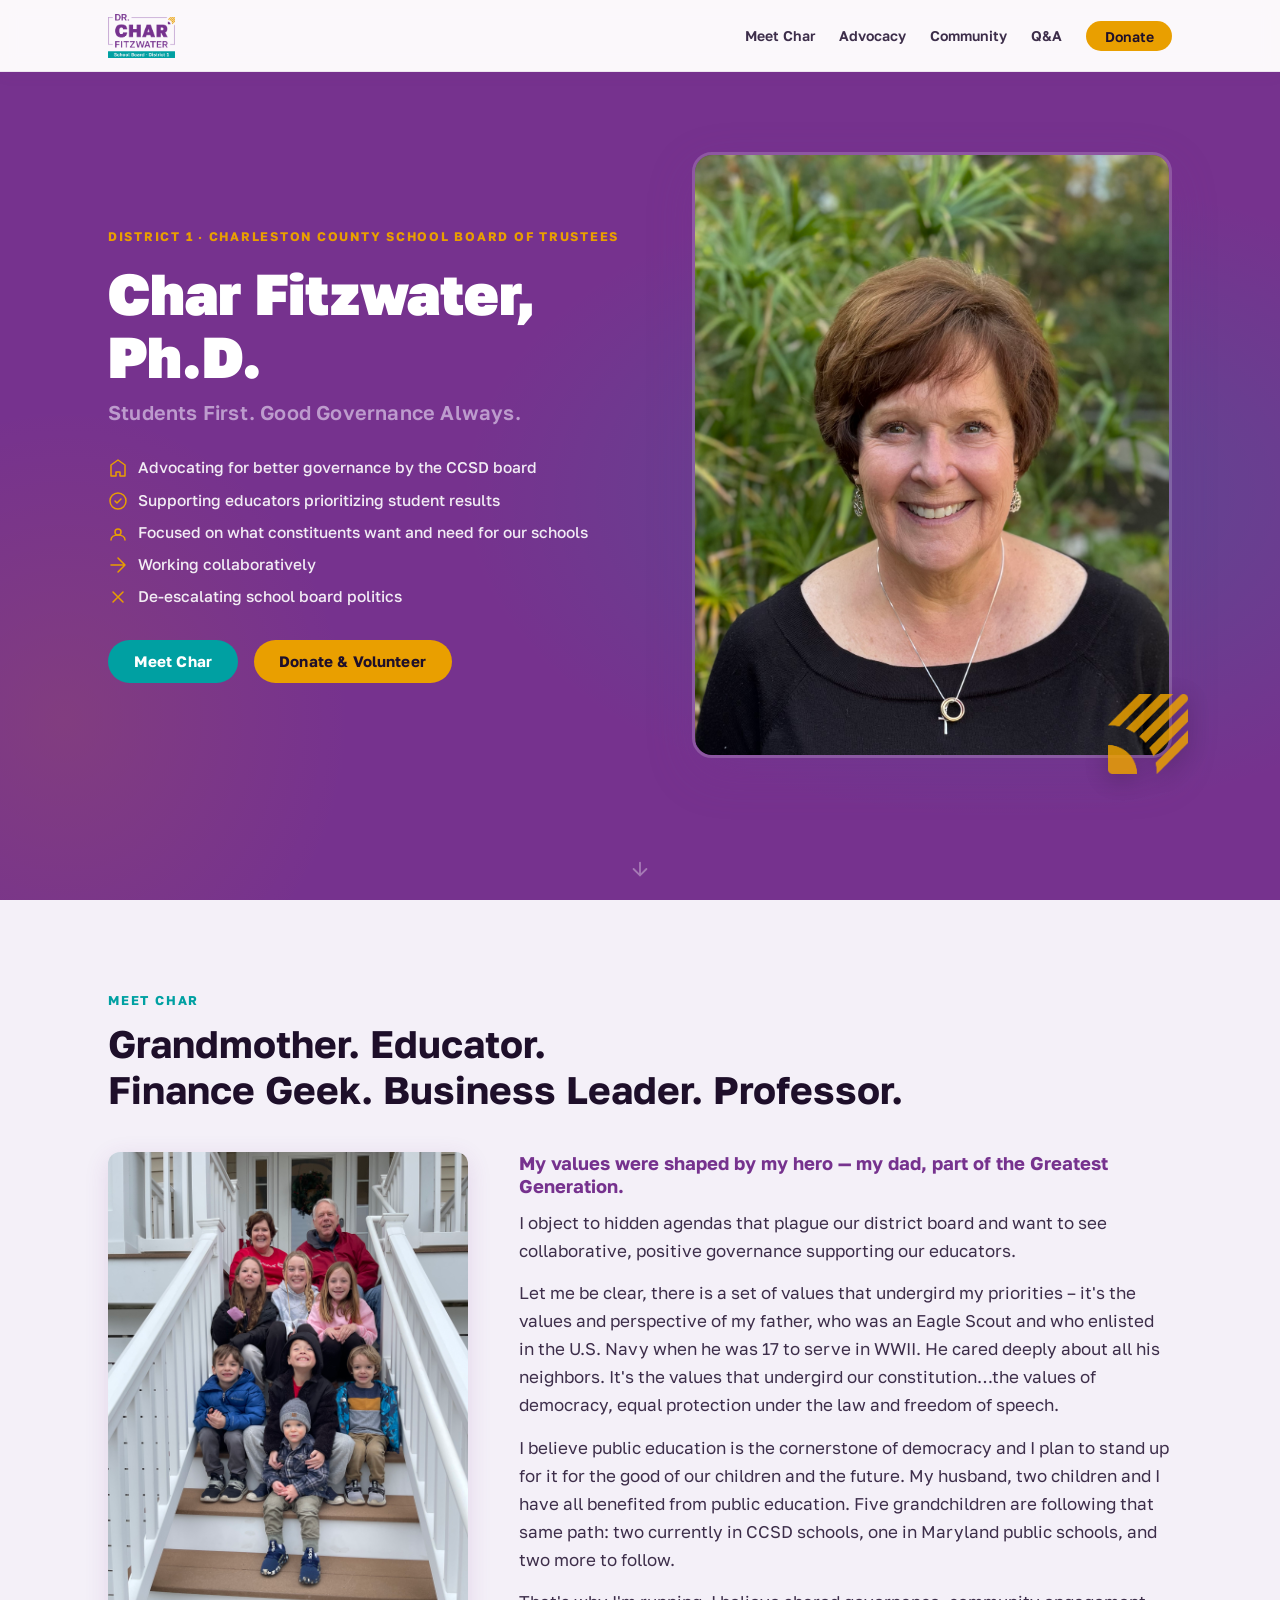
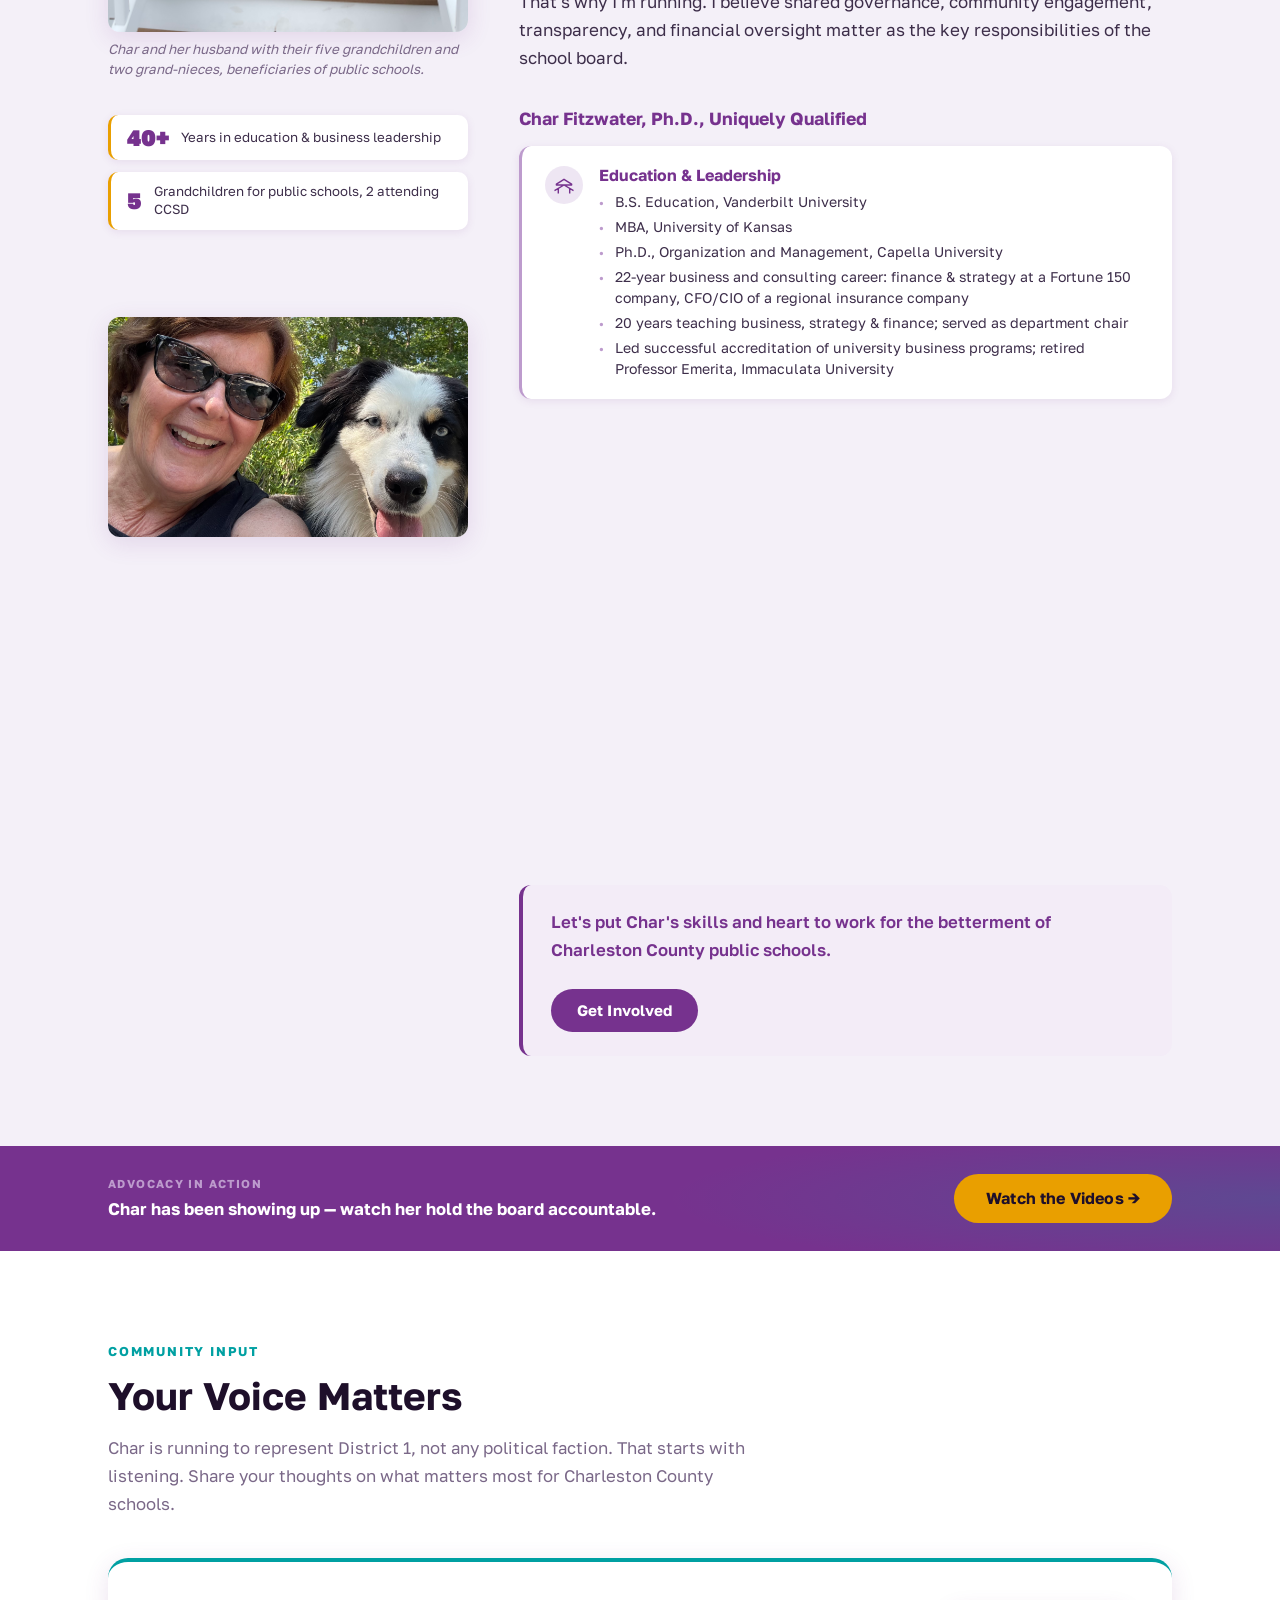
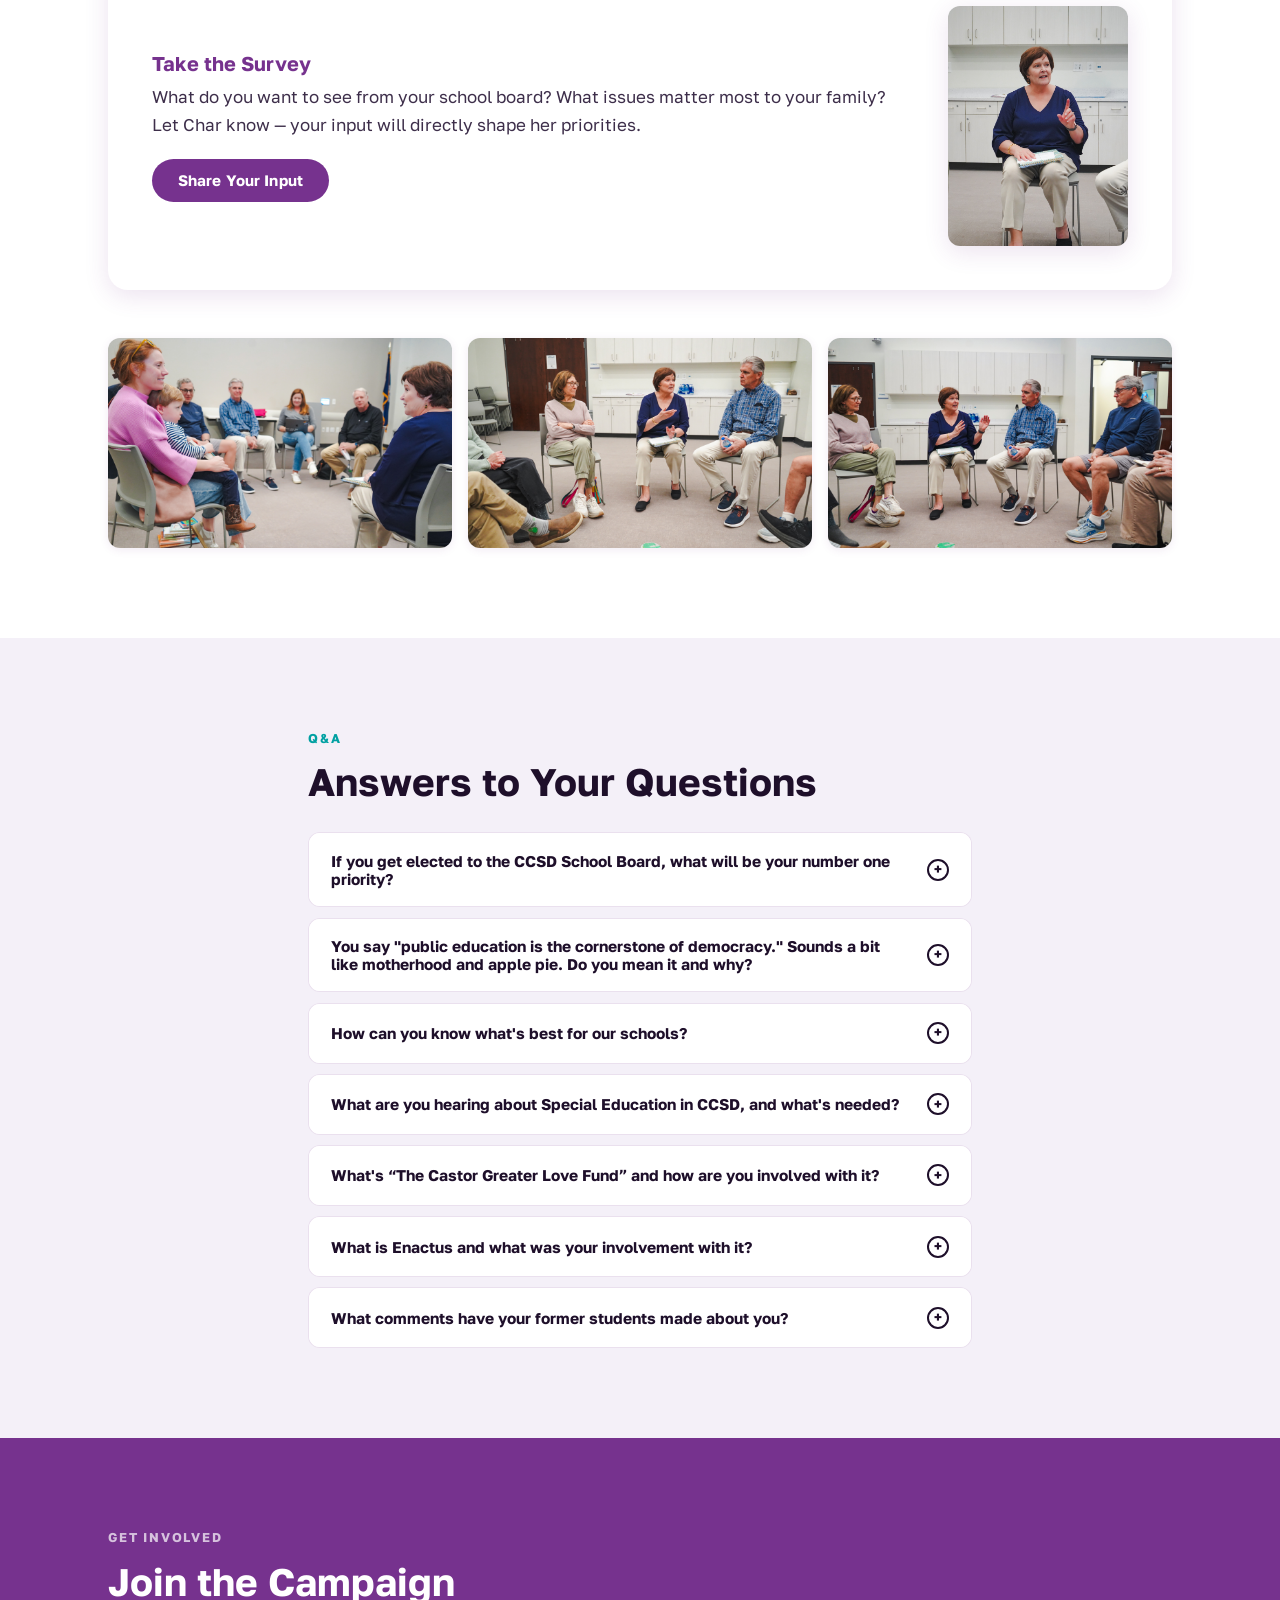
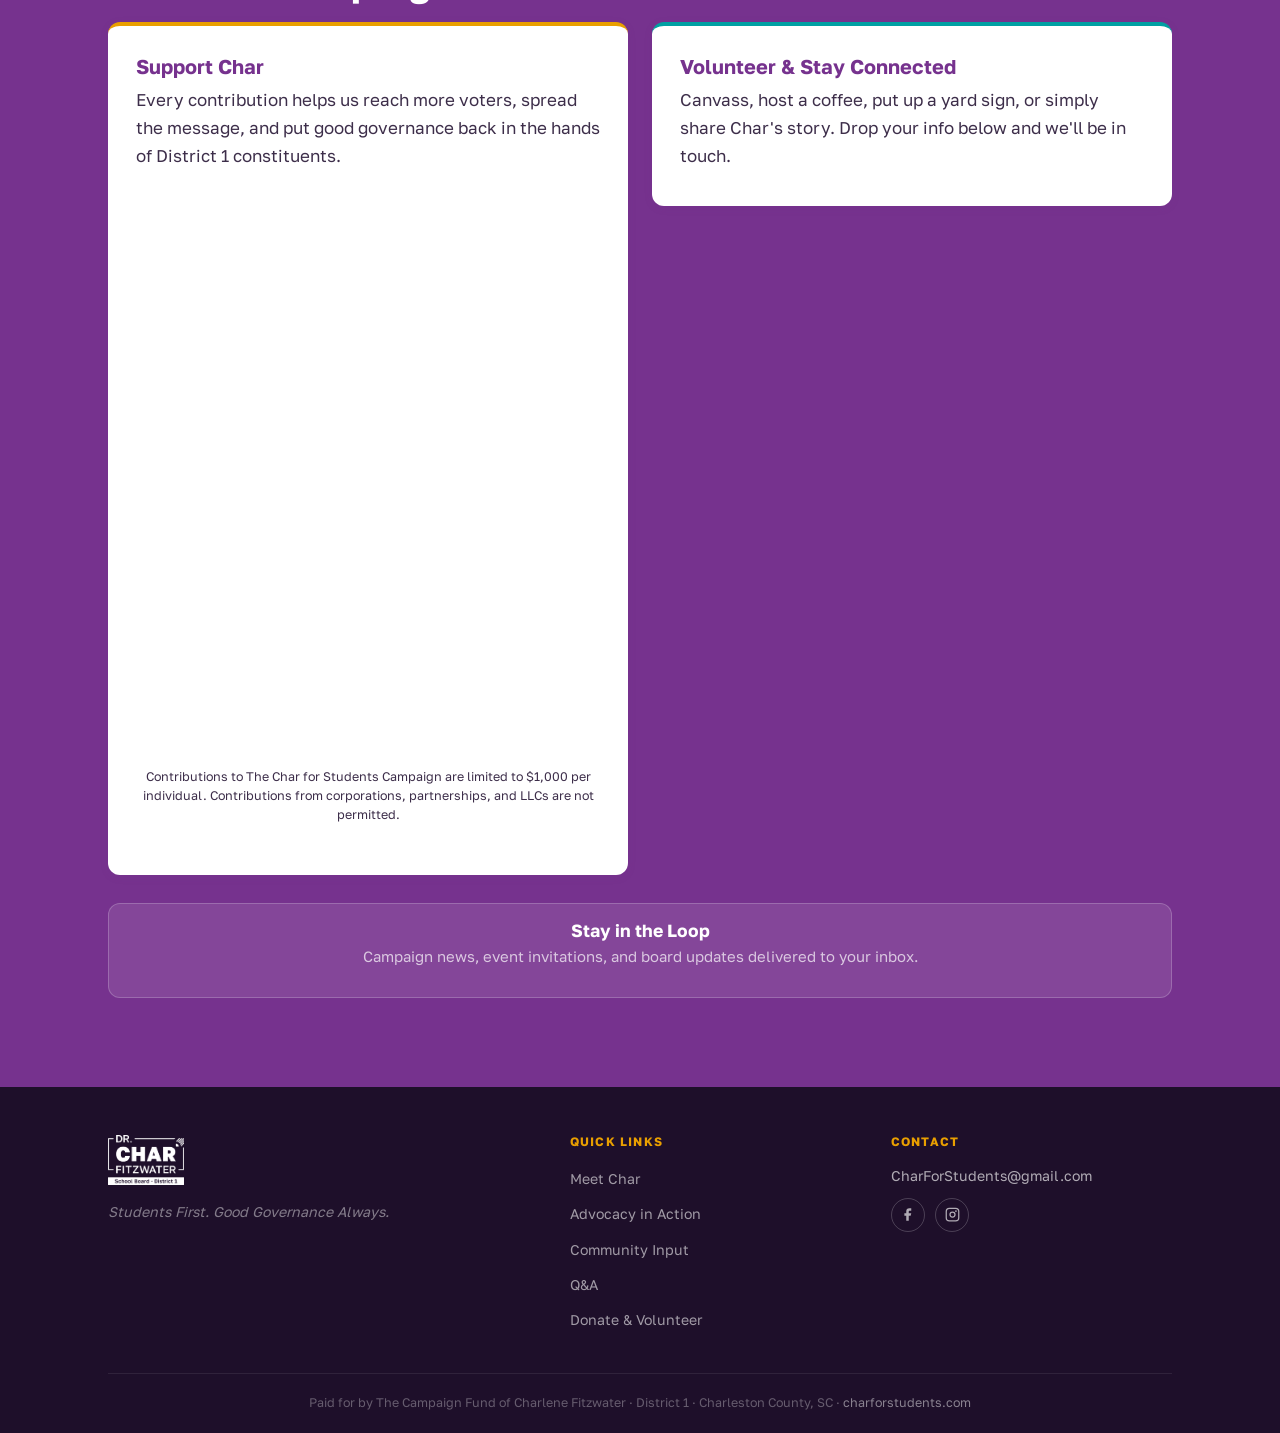
<file: index.html>
<!DOCTYPE html>
<html lang="en">
<head>
  <meta charset="UTF-8">
  <meta name="viewport" content="width=device-width, initial-scale=1.0">
  <title>Char Fitzwater, Ph.D. | District 1 | CCSD Board of Trustees</title>
  <meta name="description" content="Char Fitzwater, Ph.D. is running for District 1 of the Charleston County School District Board of Trustees. An educator, business leader, and finance professional committed to transparent governance, community engagement, and students first.">
  <meta name="keywords" content="Char Fitzwater, CCSD Board of Trustees, Charleston County School Board, District 1 school board, Mt. Pleasant school board candidate, Charleston County school board election">
  <meta name="author" content="Char Fitzwater for CCSD School Board">
  <meta name="robots" content="index, follow">
  <meta name="facebook-domain-verification" content="a9kdpzi36gnmmf6yb92dw4vqywgyff" />
  <link rel="canonical" href="https://charforstudents.com">

  <!-- Open Graph -->
  <meta property="og:type" content="website">
  <meta property="og:url" content="https://charforstudents.com">
  <meta property="og:title" content="Char Fitzwater, Ph.D. | District 1 CCSD Board of Trustees">
  <meta property="og:description" content="Students First. Good Governance Always. Char Fitzwater, Ph.D. is running for District 1 of the Charleston County School District Board of Trustees — bringing 40+ years of education, business, and financial leadership to serve our schools.">
  <meta property="og:image" content="https://charforstudents.com/Assets/og-image.png">
  <meta property="og:image:width" content="1200">
  <meta property="og:image:height" content="630">
  <meta property="og:image:alt" content="Char Fitzwater, Ph.D. — Students First. Good Governance Always. CCSD District 1">
  <meta property="og:locale" content="en_US">
  <meta property="og:site_name" content="Char Fitzwater for CCSD School Board">

  <!-- Twitter Card -->
  <meta name="twitter:card" content="summary_large_image">
  <meta name="twitter:title" content="Char Fitzwater, Ph.D. | District 1 CCSD Board of Trustees">
  <meta name="twitter:description" content="Students First. Good Governance Always. Char Fitzwater, Ph.D. is running for District 1 of the Charleston County School District Board of Trustees.">
  <meta name="twitter:image" content="https://charforstudents.com/Assets/og-image.png">
  <meta name="twitter:image:alt" content="Char Fitzwater, Ph.D. — Students First. Good Governance Always. CCSD District 1">

  <!-- Favicon: Char's pencil icon -->
  <link rel="icon" type="image/png" href="Assets/Char%20Fitzwater%20Logo%20Assets/For%20Digital/Icon%20Assets/Char%20Fitzwater-Icon-RGB.png">
  <link rel="apple-touch-icon" href="Assets/Char%20Fitzwater%20Logo%20Assets/For%20Digital/Icon%20Assets/Char%20Fitzwater-Icon-RGB.png">

  <!-- Golos Text from Google Fonts -->
  <link rel="preconnect" href="https://fonts.googleapis.com">
  <link rel="preconnect" href="https://fonts.gstatic.com" crossorigin>
  <link href="https://fonts.googleapis.com/css2?family=Golos+Text:wght@400;500;600;700;800;900&display=swap" rel="stylesheet">

  <link rel="stylesheet" href="css/styles.css?v=13">

  <!-- Structured Data: Person + Organization + FAQPage -->
  <script type="application/ld+json">
  {
    "@context": "https://schema.org",
    "@graph": [
      {
        "@type": "Person",
        "@id": "https://charforstudents.com/#char-fitzwater",
        "name": "Char Fitzwater",
        "honorificSuffix": "Ph.D.",
        "givenName": "Char",
        "familyName": "Fitzwater",
        "description": "Char Fitzwater, Ph.D. is a candidate for District 1 of the Charleston County School District Board of Trustees. She is an educator, business leader, and financial professional with 40+ years of experience.",
        "url": "https://charforstudents.com",
        "image": "https://charforstudents.com/Assets/Char%20headshot.jpeg",
        "jobTitle": "Candidate, CCSD Board of Trustees District 1",
        "address": {
          "@type": "PostalAddress",
          "addressLocality": "Mt. Pleasant",
          "addressRegion": "SC",
          "addressCountry": "US"
        },
        "alumniOf": [
          {
            "@type": "EducationalOrganization",
            "name": "Vanderbilt University",
            "description": "Bachelor of Science in Education, cum laude"
          },
          {
            "@type": "EducationalOrganization",
            "name": "University of Kansas",
            "description": "Master of Business Administration"
          },
          {
            "@type": "EducationalOrganization",
            "name": "Immaculata University",
            "description": "Ph.D. in Organization and Management"
          }
        ],
        "worksFor": {
          "@type": "Organization",
          "name": "Char Fitzwater for CCSD School Board",
          "url": "https://charforstudents.com"
        },
        "sameAs": [
          "https://www.facebook.com/CharFitzwaterForStudents",
          "https://www.instagram.com/CharForStudents"
        ],
        "knowsAbout": [
          "Education governance",
          "Public school administration",
          "Financial management",
          "Organizational leadership",
          "School board governance",
          "Charleston County School District"
        ]
      },
      {
        "@type": "Organization",
        "@id": "https://charforstudents.com/#campaign",
        "name": "Char Fitzwater for CCSD School Board",
        "url": "https://charforstudents.com",
        "logo": "https://charforstudents.com/Assets/Char%20Fitzwater%20Logo%20Assets/For%20Digital/School%20Board%20Logo/Char%20Fitzwater-School%20Board%20Logo-RGB.png",
        "description": "Campaign for Char Fitzwater, Ph.D., candidate for District 1 of the Charleston County School District Board of Trustees. Students First. Good Governance Always.",
        "slogan": "Students First. Good Governance Always.",
        "areaServed": {
          "@type": "AdministrativeArea",
          "name": "Charleston County School District District 1",
          "containedInPlace": {
            "@type": "State",
            "name": "South Carolina"
          }
        },
        "sameAs": [
          "https://www.facebook.com/CharFitzwaterForStudents",
          "https://www.instagram.com/CharForStudents"
        ]
      },
      {
        "@type": "WebSite",
        "@id": "https://charforstudents.com/#website",
        "url": "https://charforstudents.com",
        "name": "Char Fitzwater for CCSD School Board",
        "description": "Official campaign website for Char Fitzwater, Ph.D., candidate for District 1 of the Charleston County School District Board of Trustees.",
        "publisher": { "@id": "https://charforstudents.com/#campaign" }
      },
      {
        "@type": "FAQPage",
        "@id": "https://charforstudents.com/#faq",
        "mainEntity": [
          {
            "@type": "Question",
            "name": "If Char Fitzwater gets elected to the CCSD School Board, what will be her number one priority?",
            "acceptedAnswer": {
              "@type": "Answer",
              "text": "If elected, Char Fitzwater will begin work immediately to transform board governance to back educators with healthy, shared governance and democratic processes. This will include: 1) embracing community engagement and feedback, 2) increasing transparency and fiscal oversight, and 3) eliminating hidden agendas and partisanism. Simultaneously, she will dig deeply into the district's actions to strengthen education experiences for students and support teachers."
            }
          },
          {
            "@type": "Question",
            "name": "Why does Char Fitzwater say public education is the cornerstone of democracy?",
            "acceptedAnswer": {
              "@type": "Answer",
              "text": "Char Fitzwater strongly believes public education is the cornerstone of democracy. Her values come from her father, an Eagle Scout who enlisted in the U.S. Navy at 17 to serve in World War II. These are the values articulated in the Constitution: democracy, equal protection under the law, and freedom of speech. Public education prepares each new generation to think critically and engage in society as good citizens, voters, and neighbors."
            }
          },
          {
            "@type": "Question",
            "name": "How can she know what is best for Charleston County schools?",
            "acceptedAnswer": {
              "@type": "Answer",
              "text": "Char Fitzwater has been an active advocate for good education governance by monitoring and addressing the CCSD board for several years. She has been dismayed by hidden agendas and partisanism influencing board actions. The real work and focus needs to be on strengthening schools to meet valuable strategic goals. Superintendent Huggins' administration is embracing partnerships that strengthen results, and there may be more opportunities to deploy effective programs. Char brings 40-plus years of education, business, and financial leadership experience. As her husband says, she is uniquely qualified."
            }
          },
          {
            "@type": "Question",
            "name": "What is Char Fitzwater hearing about Special Education in CCSD, and what is needed?",
            "acceptedAnswer": {
              "@type": "Answer",
              "text": "Char Fitzwater has heard from parents and educators that students with special needs aren't always getting the support they need. Identifying and serving students who learn differently is both a legal obligation under IDEA and important to ensure every student has what they need to succeed. The district has a 2026/2027 budget proposal to increase spending on special education, which Char fully supports. She will seek transparency in how resources are deployed and continue listening to families navigating these challenges every day."
            }
          },
          {
            "@type": "Question",
            "name": "What is The Castor Greater Love Fund and how is Char Fitzwater involved with it?",
            "acceptedAnswer": {
              "@type": "Answer",
              "text": "The Castor Greater Love Fund was established in honor of Char Fitzwater's parents, Bob and Charlene Castor. It is a designated giving fund that supports school and community needs around the world, and Char and her husband, Jim, administer it. This year the fund expanded its giving to the Charleston County School District Academic Project Fund, and it is honoring Mount Pleasant Mayor \"Whirling\" Will Haynie with a Spotlight Sponsorship for the 2026 Battle of the Ballroom."
            }
          },
          {
            "@type": "Question",
            "name": "What is Enactus and what was Char Fitzwater's involvement with it?",
            "acceptedAnswer": {
              "@type": "Answer",
              "text": "Enactus is an international organization dedicated to educating, inspiring, and supporting young people to use innovation and entrepreneurship to solve the world's biggest problems. Char Fitzwater coached the Immaculata University Enactus team for eight years. Student teams launched projects including a nonprofit helping women and children escape domestic abuse in Bolivia, presented their team reports to business professionals at competitions each year, and were recognized by both Enactus and Immaculata University. In 2018 and 2019, Char was awarded the Sam M. Walton Free Enterprise Fellow of the Year and the Jack Kahl Entrepreneurial Leadership Award by Enactus."
            }
          },
          {
            "@type": "Question",
            "name": "What comments have Char Fitzwater's former students made about her?",
            "acceptedAnswer": {
              "@type": "Answer",
              "text": "Many of Char Fitzwater's former students honored her with a book called \"Our Fearless Leader,\" edited by A.J. Castaldi and presented to her in 2020 when she retired from serving full time at Immaculata University. Their comments describe a servant leader who instilled a love of learning, taught leadership and compassion, and modeled honesty, strength, and humility."
            }
          }
        ]
      }
    ]
  }
  </script>
</head>
<body>

  <!-- ======================================================
       NAVIGATION
  ====================================================== -->
  <nav id="navbar">
    <div class="nav-container">
      <a href="index.html" class="nav-logo">
        <img
          src="Assets/Char%20Fitzwater%20Logo%20Assets/For%20Digital/School%20Board%20Logo/Char%20Fitzwater-School%20Board%20Logo-RGB.png"
          alt="Char Fitzwater for School Board">
      </a>
      <button class="hamburger" id="hamburger" aria-label="Open navigation menu" aria-expanded="false">
        <span></span><span></span><span></span>
      </button>
      <ul class="nav-links" id="navLinks" role="list">
        <li><a href="#meet-char">Meet Char</a></li>
        <li><a href="advocacy.html">Advocacy</a></li>
        <li><a href="#community">Community</a></li>
        <!-- DRAFT-HIDDEN: Endorsements page — uncomment to re-add to nav when ready to publish -->
        <!-- <li><a href="endorsements.html">Endorsements</a></li> -->
        <li><a href="#faq">Q&amp;A</a></li>
        <li><a href="#donate" class="nav-donate-btn">Donate</a></li>
      </ul>
    </div>
  </nav>

  <main id="main-content">

  <!-- ======================================================
       HERO
  ====================================================== -->
  <section id="home" class="hero">
    <div class="hero-inner">
      <div class="hero-text">
        <p class="hero-eyebrow">District 1 &middot; Charleston County School Board of Trustees</p>
        <h1 class="hero-name">Char Fitzwater, Ph.D.</h1>
        <p class="hero-tagline">Students First. Good Governance Always.</p>
        <ul class="hero-pillars">
          <li>
            <span class="pillar-icon" aria-hidden="true">
              <svg viewBox="0 0 20 20" fill="none"><path d="M10 2L3 7v11h5v-4h4v4h5V7l-7-5z" stroke="currentColor" stroke-width="1.5" stroke-linejoin="round"/></svg>
            </span>
            Advocating for better governance by the CCSD board
          </li>
          <li>
            <span class="pillar-icon" aria-hidden="true">
              <svg viewBox="0 0 20 20" fill="none"><circle cx="10" cy="10" r="8" stroke="currentColor" stroke-width="1.5"/><path d="M7 10l2 2 4-4" stroke="currentColor" stroke-width="1.5" stroke-linecap="round" stroke-linejoin="round"/></svg>
            </span>
            Supporting educators prioritizing student results
          </li>
          <li>
            <span class="pillar-icon" aria-hidden="true">
              <svg viewBox="0 0 20 20" fill="none"><path d="M13 9a3 3 0 11-6 0 3 3 0 016 0z" stroke="currentColor" stroke-width="1.5"/><path d="M3 17c0-3 3-5 7-5s7 2 7 5" stroke="currentColor" stroke-width="1.5" stroke-linecap="round"/></svg>
            </span>
            Focused on what constituents want and need for our schools
          </li>
          <li>
            <span class="pillar-icon" aria-hidden="true">
              <svg viewBox="0 0 20 20" fill="none"><path d="M3 10h14M10 3l7 7-7 7" stroke="currentColor" stroke-width="1.5" stroke-linecap="round" stroke-linejoin="round"/></svg>
            </span>
            Working collaboratively
          </li>
          <li>
            <span class="pillar-icon" aria-hidden="true">
              <svg viewBox="0 0 20 20" fill="none"><path d="M5 5l10 10M15 5L5 15" stroke="currentColor" stroke-width="1.5" stroke-linecap="round"/></svg>
            </span>
            De-escalating school board politics
          </li>
        </ul>
        <div class="hero-ctas">
          <a href="#meet-char" class="btn btn-teal">Meet Char</a>
          <a href="#donate" class="btn btn-gold">Donate &amp; Volunteer</a>
        </div>
      </div>
      <div class="hero-photo-wrap">
        <div class="hero-photo-frame">
          <img src="Assets/Char%20headshot.jpeg" alt="Char Fitzwater, Ph.D., candidate for CCSD District 1">
        </div>
        <div class="hero-icon-accent" aria-hidden="true">
          <img src="Assets/Char%20Fitzwater%20Logo%20Assets/For%20Digital/Icon%20Assets/Char%20Fitzwater-Icon-RGB-Yellow.png"
            alt="">
        </div>
      </div>
    </div>
    <a href="#meet-char" class="hero-scroll" aria-label="Scroll down">
      <svg width="22" height="22" viewBox="0 0 24 24" fill="none"><path d="M12 5v14M5 12l7 7 7-7" stroke="currentColor" stroke-width="2" stroke-linecap="round" stroke-linejoin="round"/></svg>
    </a>
  </section>

  <!-- ======================================================
       MEET CHAR
  ====================================================== -->
  <section id="meet-char" class="section bg-light">
    <div class="container">
      <p class="section-eyebrow">Meet Char</p>
      <h2 class="section-title">Grandmother. Educator.<br>Finance Geek. Business Leader. Professor.</h2>

      <div class="meet-grid">

        <!-- Photos + stats column -->
        <div class="meet-photos">
          <figure class="photo-main">
            <img src="Assets/Char%20with%20grands.jpeg"
              alt="Char and her husband with their five grandchildren and two grand-nieces, all students in public schools">
            <figcaption>Char and her husband with their five grandchildren and two grand-nieces, beneficiaries of public schools.</figcaption>
          </figure>

          <div class="meet-stats">
            <div class="stat-pill">
              <div class="stat-num">40+</div>
              <div class="stat-label">Years in education &amp; business leadership</div>
            </div>
            <div class="stat-pill">
              <div class="stat-num">5</div>
              <div class="stat-label">Grandchildren for public schools, 2 attending CCSD</div>
            </div>
            <div class="stat-pill">
              <div class="stat-num">3</div>
              <div class="stat-label">Degrees: B.S. Education, MBA, Ph.D. Organization and Management</div>
            </div>
          </div>

          <figure class="photo-secondary">
            <img src="Assets/Char%20with%20dog.jpeg" alt="Char Fitzwater">
          </figure>
        </div>

        <!-- Bio column -->
        <div class="meet-bio">

          <div class="bio-block">
            <h3>My values were shaped by my hero &mdash; my dad, part of the Greatest Generation.</h3>
            <p>I object to hidden agendas that plague our district board and want to see
              collaborative, positive governance supporting our educators.</p>
            <p>Let me be clear, there is a set of values that undergird my priorities &ndash; it's
              the values and perspective of my father, who was an Eagle Scout and who enlisted in
              the U.S. Navy when he was 17 to serve in WWII. He cared deeply about all his
              neighbors. It's the values that undergird our constitution&hellip;the values of
              democracy, equal protection under the law and freedom of speech.</p>
            <p>I believe public education is the cornerstone of democracy and I plan to stand up for
              it for the good of our children and the future. My husband, two children and I have all
              benefited from public education. Five grandchildren are following that same path: two
              currently in CCSD schools, one in Maryland public schools, and two more to follow.</p>
            <p>That's why I'm running. I believe shared governance, community engagement,
              transparency, and financial oversight matter as the key responsibilities of the
              school board.</p>
          </div>

          <p class="cred-section-label">Char Fitzwater, Ph.D., Uniquely Qualified</p>

          <div class="cred-grid">
            <div class="cred-card-compact">
              <div class="cred-icon-sm" aria-hidden="true">
                <svg viewBox="0 0 40 40" fill="none"><circle cx="20" cy="20" r="20" fill="#bd9bcd" fill-opacity=".25"/><path d="M10 26l10-6 10 6M14 24v5m12-5v5M20 14l-8 5v1h16v-1l-8-5z" stroke="#76328e" stroke-width="1.5" stroke-linejoin="round"/></svg>
              </div>
              <div>
                <h4>Education &amp; Leadership</h4>
                <ul>
                  <li>B.S. Education, Vanderbilt University</li>
                  <li>MBA, University of Kansas</li>
                  <li>Ph.D., Organization and Management, Capella University</li>
                  <li>22-year business and consulting career: finance &amp; strategy at a Fortune 150 company, CFO/CIO of a regional insurance company</li>
                  <li>20 years teaching business, strategy &amp; finance; served as department chair</li>
                  <li>Led successful accreditation of university business programs; retired Professor Emerita, Immaculata University</li>
                </ul>
              </div>
            </div>

            <div class="cred-card-compact">
              <div class="cred-icon-sm" aria-hidden="true">
                <svg viewBox="0 0 40 40" fill="none"><circle cx="20" cy="20" r="20" fill="#e99f00" fill-opacity=".2"/><path d="M12 28V16l8-4 8 4v12M16 28v-6h8v6" stroke="#e99f00" stroke-width="1.5" stroke-linejoin="round"/></svg>
              </div>
              <div>
                <h4>Financial &amp; Strategy Acumen</h4>
                <ul>
                  <li>Led cross-functional teams through complex organizational challenges</li>
                  <li>Elevated insurance company operations through rigorous financial management, restructuring, and emerging technology</li>
                  <li>Mentored student entrepreneurs, including a team that launched a nonprofit serving abused women and their children in Bolivia</li>
                </ul>
              </div>
            </div>

            <div class="cred-card-compact">
              <div class="cred-icon-sm" aria-hidden="true">
                <svg viewBox="0 0 40 40" fill="none"><circle cx="20" cy="20" r="20" fill="#00a0a2" fill-opacity=".18"/><path d="M8 28h24M12 28V18l8-6 8 6v10M17 28v-6h6v6" stroke="#00a0a2" stroke-width="1.5" stroke-linejoin="round"/></svg>
              </div>
              <div>
                <h4>Vision for Educational Excellence</h4>
                <ul>
                  <li>CCSD has made real progress &mdash; and Char is committed to building on it</li>
                  <li>CCSD ranks 3rd in SC, but SC ranks 41st nationally in K&ndash;12 education &mdash; there is still a long way to go</li>
                  <li>Committed to improving outcomes for all students across CCSD &mdash; by supporting the district's proactive efforts and deepening community engagement</li>
                  <li>Committed to respecting and supporting our teachers, learning specialists, and aides, who are the frontline for educating our students</li>
                </ul>
              </div>
            </div>
          </div>

          <div class="skills-cta-block">
            <p>Let's put Char's skills and heart to work for the betterment of Charleston County
              public schools.</p>
            <a href="#donate" class="btn btn-purple">Get Involved</a>
          </div>

        </div><!-- /.meet-bio -->
      </div><!-- /.meet-grid -->
    </div>
  </section>

  <!-- ======================================================
       ADVOCACY CTA STRIP
  ====================================================== -->
  <div class="advocacy-cta-strip">
    <div class="container">
      <div class="advocacy-cta-inner">
        <div class="advocacy-cta-text">
          <p class="advocacy-cta-eyebrow">Advocacy in Action</p>
          <p class="advocacy-cta-headline">Char has been showing up &mdash; watch her hold the board accountable.</p>
        </div>
        <a href="advocacy.html" class="btn btn-gold btn-lg">Watch the Videos &rarr;</a>
      </div>
    </div>
  </div>

  <!-- ======================================================
       COMMUNITY INPUT
  ====================================================== -->
  <section id="community" class="section bg-white">
    <div class="container">
      <p class="section-eyebrow">Community Input</p>
      <h2 class="section-title">Your Voice Matters</h2>
      <p class="section-intro">Char is running to represent District 1, not any political faction.
        That starts with listening. Share your thoughts on what matters most for Charleston County
        schools.</p>

      <div class="survey-box">
        <div class="survey-text">
          <h3>Take the Survey</h3>
          <p>What do you want to see from your school board? What issues matter most to your
            family? Let Char know &mdash; your input will directly shape her priorities.</p>
          <a href="https://forms.gle/HvtPyQ5ons1ec98PA" class="btn btn-purple" id="surveyLink" target="_blank" rel="noopener">Share Your Input</a>
        </div>
        <div class="survey-graphic" aria-hidden="true">
          <img src="Assets/Char_Fitz_Library-57_websize.jpg"
            alt="Char Fitzwater speaking at a community listening session">
        </div>
      </div>

      <!-- Community event photo strip -->
      <div class="community-photo-strip">
        <figure class="community-photo">
          <img src="Assets/Char_Fitz_Library-2_websize.jpg"
            alt="Char Fitzwater listening to a parent and child at a community meeting">
        </figure>
        <figure class="community-photo">
          <img src="Assets/Char_Fitz_Library-46_websize.jpg"
            alt="Char Fitzwater speaking with community members at a library event">
        </figure>
        <figure class="community-photo">
          <img src="Assets/Char_Fitz_Library-54_websize.jpg"
            alt="Char Fitzwater engaging with District 1 residents at a listening session">
        </figure>
      </div>

      <!-- DRAFT-HIDDEN: Uncomment to publish testimonials section -->
      <div class="testimonials-section" style="display:none">
        <h3 class="testimonials-heading">What District 1 Residents Are Saying</h3>
        <div class="testimonials-grid">
          <!-- Replace with real survey responses -->
          <div class="testimonial-card is-placeholder">
            <svg class="quote-mark" viewBox="0 0 36 28" fill="none"><path d="M0 28V16C0 7.3 6.3 1.9 18.9 0l2.2 3.6C15 5.2 11.7 8.2 11.1 13.2H16.5V28H0zm19.5 0V16C19.5 7.3 25.8 1.9 38.4 0l2.2 3.6C35 5.2 31.7 8.2 31.1 13.2H36.5V28H19.5z" fill="#bd9bcd"/></svg>
            <p>Community voices will appear here once the survey launches. Real feedback from
              parents, educators, and neighbors across District 1.</p>
            <p class="testimonial-attr">Coming soon</p>
          </div>
          <div class="testimonial-card is-placeholder">
            <svg class="quote-mark" viewBox="0 0 36 28" fill="none"><path d="M0 28V16C0 7.3 6.3 1.9 18.9 0l2.2 3.6C15 5.2 11.7 8.2 11.1 13.2H16.5V28H0zm19.5 0V16C19.5 7.3 25.8 1.9 38.4 0l2.2 3.6C35 5.2 31.7 8.2 31.1 13.2H36.5V28H19.5z" fill="#bd9bcd"/></svg>
            <p>Resident perspectives from across the district &mdash; from parents of school-age
              children to longtime community members.</p>
            <p class="testimonial-attr">Coming soon</p>
          </div>
          <div class="testimonial-card is-placeholder">
            <svg class="quote-mark" viewBox="0 0 36 28" fill="none"><path d="M0 28V16C0 7.3 6.3 1.9 18.9 0l2.2 3.6C15 5.2 11.7 8.2 11.1 13.2H16.5V28H0zm19.5 0V16C19.5 7.3 25.8 1.9 38.4 0l2.2 3.6C35 5.2 31.7 8.2 31.1 13.2H36.5V28H19.5z" fill="#bd9bcd"/></svg>
            <p>Shared priorities and concerns from teachers, administrators, and stakeholders
              who care about where CCSD goes from here.</p>
            <p class="testimonial-attr">Coming soon</p>
          </div>
        </div>
      </div>
    </div>
  </section>

  <!-- ======================================================
       Q&A
  ====================================================== -->
  <section id="faq" class="section bg-light">
    <div class="container container-narrow">
      <p class="section-eyebrow">Q&amp;A</p>
      <h2 class="section-title">Answers to Your Questions</h2>

      <div class="accordion" role="list">

        <div class="accordion-item" role="listitem">
          <button class="accordion-btn" aria-expanded="false">
            <span>If you get elected to the CCSD School Board, what will be your number one priority?</span>
            <span class="acc-icon" aria-hidden="true"></span>
          </button>
          <div class="accordion-panel" hidden>
            <p>If elected, I'll begin work immediately to transform the board governance to back
              our educators with healthy, shared governance and democratic processes. This will
              include: 1) embracing community engagement and feedback, 2) increasing transparency
              and fiscal oversight, and 3) eliminating hidden agendas and partisanism.
              Simultaneously, I will dig deeply into the district's actions to strengthen the
              education experiences for our students and support teachers.</p>
          </div>
        </div>

        <div class="accordion-item" role="listitem">
          <button class="accordion-btn" aria-expanded="false">
            <span>You say "public education is the cornerstone of democracy." Sounds a bit like motherhood and apple pie. Do you mean it and why?</span>
            <span class="acc-icon" aria-hidden="true"></span>
          </button>
          <div class="accordion-panel" hidden>
            <p>As a mother of two with five grandchildren, I clearly support motherhood, and I
              enjoy a good slice of apple pie! Seriously, I strongly believe public education is
              the cornerstone of our democracy. I have a set of values that undergird my
              priorities &ndash; the values my father passed on to me. He was an Eagle scout who
              enlisted in the U.S. Navy when he was 17 to serve in World War II. It's the values
              articulated in our Constitution &ndash; democracy, equal protection under the law
              and freedom of speech. Public education prepares each new generation to think
              critically and engage in society as good citizens, voters and neighbors.</p>
          </div>
        </div>

        <div class="accordion-item" role="listitem">
          <button class="accordion-btn" aria-expanded="false">
            <span>How can you know what's best for our schools?</span>
            <span class="acc-icon" aria-hidden="true"></span>
          </button>
          <div class="accordion-panel" hidden>
            <p>In the last several years, I've been an advocate for good education governance by
              actively monitoring and addressing our district's board. Shared governance, community
              engagement, transparency and financial oversight should be expected on a nonpartisan
              board. But as I have said publicly, I have been dismayed by actions taken by five
              members of our school board. There seem to be hidden agendas and partisanism
              influencing their actions.</p>
            <p>From my education and leadership experience, I can tell you the real work and focus
              needs to be on strengthening our schools to meet valuable strategic goals and
              objectives. The district has many plans and actions underway toward achieving its
              goals. Our educators need our backing and insights. The Return On Investment analytics
              being built connected with Weighted Student Funding should enable principals and
              administrators to evaluate the best ways to strengthen results. Furthermore,
              Superintendent Huggins' administration is already embracing partnerships that
              strengthen results. Perhaps there are more opportunities to deploy effective programs
              and leverage partner capabilities.</p>
            <p>I bring 40-plus years of education, business and financial leadership experience to
              this endeavor. As my husband remarks, &ldquo;Char, you are uniquely qualified.&rdquo;
              Thriving students and engaged educators are at the core of great results.</p>
          </div>
        </div>

        <div class="accordion-item" role="listitem">
          <button class="accordion-btn" aria-expanded="false">
            <span>What are you hearing about Special Education in CCSD, and what's needed?</span>
            <span class="acc-icon" aria-hidden="true"></span>
          </button>
          <div class="accordion-panel" hidden>
            <p>I've heard from parents and educators that students with special needs aren't always
              getting the support they need. Identifying and serving students who learn differently
              is both a legal obligation under IDEA and important to ensure every student has what
              they need to succeed.</p>
            <p>The district has a 2026/2027 budget proposal to increase spending in support of
              special education. I fully support that increase and will seek transparency in how
              the resources would be deployed, as well as continue to listen closely to families
              navigating these challenges every day.</p>
          </div>
        </div>

        <div class="accordion-item" role="listitem">
          <button class="accordion-btn" aria-expanded="false">
            <span>What's &ldquo;The Castor Greater Love Fund&rdquo; and how are you involved with it?</span>
            <span class="acc-icon" aria-hidden="true"></span>
          </button>
          <div class="accordion-panel" hidden>
            <p>The Castor Greater Love Fund was established in honor of my parents, Bob and
              Charlene Castor. The fund is a designated giving fund that supports school and
              community needs around the world. My husband, Jim, and I administer the fund.</p>
            <p>This year we were pleased to expand giving to the Charleston County School District
              Academic Project Fund as The Castor Greater Love Fund is honoring Mount Pleasant
              Mayor &ldquo;Whirling&rdquo; Will Haynie with a Spotlight Sponsorship for the 2026
              Battle of the Ballroom.</p>
            <figure class="acc-figure">
              <img src="Assets/Castor_Greater_Love_Fund_websize.jpg"
                   alt="The Castor Greater Love Fund logo, with the names Dr. Char Fitzwater and Mr. Jim Fitzwater"
                   width="1000" height="354" loading="lazy">
            </figure>
          </div>
        </div>

        <div class="accordion-item" role="listitem">
          <button class="accordion-btn" aria-expanded="false">
            <span>What is Enactus and what was your involvement with it?</span>
            <span class="acc-icon" aria-hidden="true"></span>
          </button>
          <div class="accordion-panel" hidden>
            <p>Enactus is an international organization dedicated to educating, inspiring, and
              supporting young people to use innovation and entrepreneurship to solve the world's
              biggest problems.</p>
            <p>I was the Immaculata University Enactus team's coach for eight years. During that
              time, the student teams executed many projects, including launching a nonprofit
              helping women and children escape domestic abuse in Bolivia.</p>
            <p>Immaculata's teams traveled to competitions each year, where they presented their
              team reports to business professionals and received feedback from the judges. They
              also participated in panels, job fairs, and leadership engagement. Immaculata's team
              was recognized as a team and individually for their successes and impact both by
              Enactus and by Immaculata University.</p>
            <p>In 2018 and 2019, I was awarded the Sam M. Walton Free Enterprise Fellow of the
              Year and the Jack Kahl Entrepreneurial Leadership Award by Enactus.</p>
          </div>
        </div>

        <div class="accordion-item" role="listitem">
          <button class="accordion-btn" aria-expanded="false">
            <span>What comments have your former students made about you?</span>
            <span class="acc-icon" aria-hidden="true"></span>
          </button>
          <div class="accordion-panel" hidden>
            <p>Many of my former students honored me with a book called &ldquo;Our Fearless
              Leader&rdquo; that A.J. Castaldi edited and presented to me in 2020 when I retired
              from serving full time at Immaculata University. Their comments included:</p>
            <blockquote>
              <p>&ldquo;You instilled in us an eagerness and love of learning and trying new
                things. You always led with the heart of a servant leader and that is something
                that will stay with me forever.&rdquo;</p>
              <cite>Caitlin MacGregor</cite>
            </blockquote>
            <blockquote>
              <p>&ldquo;You had some tough calls to make. I admired the way you handled such a
                complex situation so respectfully, gracefully and humbly.&rdquo;</p>
              <cite>A.J. Castaldi</cite>
            </blockquote>
            <blockquote>
              <p>&ldquo;You believed in me. You taught me leadership, compassion and all the
                human resources materials I know&hellip;you are truly amazing!&rdquo;</p>
              <cite>Cheyenne Hanahan</cite>
            </blockquote>
            <blockquote>
              <p>&ldquo;The team and I have had the pleasure and honor to learn valuable skills
                from you that we will pass on to others. You have helped me grow and prepare for
                life beyond Immaculata.&rdquo;</p>
              <cite>Jeffrey Powell-Young</cite>
            </blockquote>
            <blockquote>
              <p>&ldquo;You positively impact so many lives every day including your students and
                all of the people involved in Enactus&hellip;it's inspiring!&rdquo;</p>
              <cite>Katie Conlin</cite>
            </blockquote>
            <blockquote>
              <p>&ldquo;I still want to be like you someday: independent, strong, sincere, honest
                and so many amazing qualities you've mastered.&rdquo;</p>
              <cite>Valerie Polvino</cite>
            </blockquote>
          </div>
        </div>

      </div><!-- /.accordion -->
    </div>
  </section>

  <!-- ======================================================
       DONATE & VOLUNTEER
  ====================================================== -->
  <section id="donate" class="section bg-purple">
    <div class="container">
      <p class="section-eyebrow eyebrow-light">Get Involved</p>
      <h2 class="section-title title-light">Join the Campaign</h2>

      <div class="donate-grid">

        <!-- Donate column -->
        <div class="donate-col">
          <div class="action-card donate-card">
            <h3>Support Char</h3>
            <p>Every contribution helps us reach more voters, spread the message, and put good
              governance back in the hands of District 1 constituents.</p>
            <div class="fundhero-embed" id="fundheroEmbed">
              <iframe src="https://donate.fundhero.io/campaign-fund-of-charlene-fitzwater" width="100%" height="560" style="border:none;" title="Donate to Char Fitzwater for CCSD School Board" loading="lazy"></iframe>
            </div>
            <p class="donate-disclaimer">Contributions to The Char for Students Campaign are limited to $1,000 per individual. Contributions from corporations, partnerships, and LLCs are not permitted.</p>
          </div>
        </div>

        <!-- Volunteer / Constant Contact column -->
        <div class="volunteer-col">
          <div class="action-card volunteer-card">
            <h3>Volunteer &amp; Stay Connected</h3>
            <p>Canvass, host a coffee, put up a yard sign, or simply share Char's story. Drop your info below and we'll be in touch.</p>
            <!-- Begin Constant Contact Inline Form Code -->
            <div class="ctct-inline-form" data-form-id="acf867bf-b3ed-43fa-9c47-0fa8292a9821"></div>
            <!-- End Constant Contact Inline Form Code -->
          </div>
        </div>

      </div><!-- /.donate-grid -->

      <!-- Email signup strip -->
      <div class="email-strip">
        <div class="email-strip-text">
          <h3>Stay in the Loop</h3>
          <p>Campaign news, event invitations, and board updates delivered to your inbox.</p>
        </div>
        <!-- Begin Constant Contact Inline Form Code -->
        <div class="ctct-inline-form" data-form-id="b8880d91-f8b2-4b64-8063-1a989dbb7b1b"></div>
        <!-- End Constant Contact Inline Form Code -->
      </div>

    </div>
  </section>

  </main><!-- /#main-content -->

  <!-- ======================================================
       FOOTER
  ====================================================== -->
  <footer class="site-footer">
    <div class="container">
      <div class="footer-grid">
        <div class="footer-brand">
          <img
            src="Assets/Char%20Fitzwater%20Logo%20Assets/For%20Digital/School%20Board%20Logo/Char%20Fitzwater-School%20Board%20Logo-RGB-Reverse.png"
            alt="Char Fitzwater for School Board"
            class="footer-logo">
          <p class="footer-tagline">Students First. Good Governance Always.</p>
        </div>
        <nav class="footer-nav" aria-label="Footer navigation">
          <h4>Quick Links</h4>
          <ul role="list">
            <li><a href="#meet-char">Meet Char</a></li>
            <li><a href="advocacy.html">Advocacy in Action</a></li>
            <li><a href="#community">Community Input</a></li>
            <!-- DRAFT-HIDDEN: Endorsements page — uncomment when ready to publish -->
            <!-- <li><a href="endorsements.html">Endorsements</a></li> -->
            <li><a href="#faq">Q&amp;A</a></li>
            <li><a href="#donate">Donate &amp; Volunteer</a></li>
          </ul>
        </nav>
        <div class="footer-contact">
          <h4>Contact</h4>
          <p><a href="mailto:CharForStudents@gmail.com">CharForStudents@gmail.com</a></p>
          <div class="social-row">
            <a href="https://www.facebook.com/CharFitzwaterForStudents"
              class="social-link" aria-label="Facebook" target="_blank" rel="noopener">
              <svg viewBox="0 0 24 24" fill="currentColor"><path d="M18 2h-3a5 5 0 00-5 5v3H7v4h3v8h4v-8h3l1-4h-4V7a1 1 0 011-1h3z"/></svg>
            </a>
            <a href="https://www.instagram.com/CharForStudents"
              class="social-link" aria-label="Instagram" target="_blank" rel="noopener">
              <svg viewBox="0 0 24 24" fill="none" stroke="currentColor" stroke-width="2"><rect x="2" y="2" width="20" height="20" rx="5"/><circle cx="12" cy="12" r="4"/><circle cx="17.5" cy="6.5" r=".5" fill="currentColor"/></svg>
            </a>
          </div>
        </div>
      </div>
      <div class="footer-legal">
        <p>Paid for by The Campaign Fund of Charlene Fitzwater &middot; District 1 &middot;
          Charleston County, SC &middot;
          <a href="https://charforstudents.com">charforstudents.com</a></p>
      </div>
    </div>
  </footer>

  <script src="js/script.js?v=6" defer></script>

  <!-- Begin Constant Contact Active Forms -->
  <script> var _ctct_m = "013a87bb76de2969cc289cb73724334e"; </script>
  <script id="signupScript" src="//static.ctctcdn.com/js/signup-form-widget/current/signup-form-widget.min.js" async defer></script>
  <!-- End Constant Contact Active Forms -->
</body>
</html>
</file>
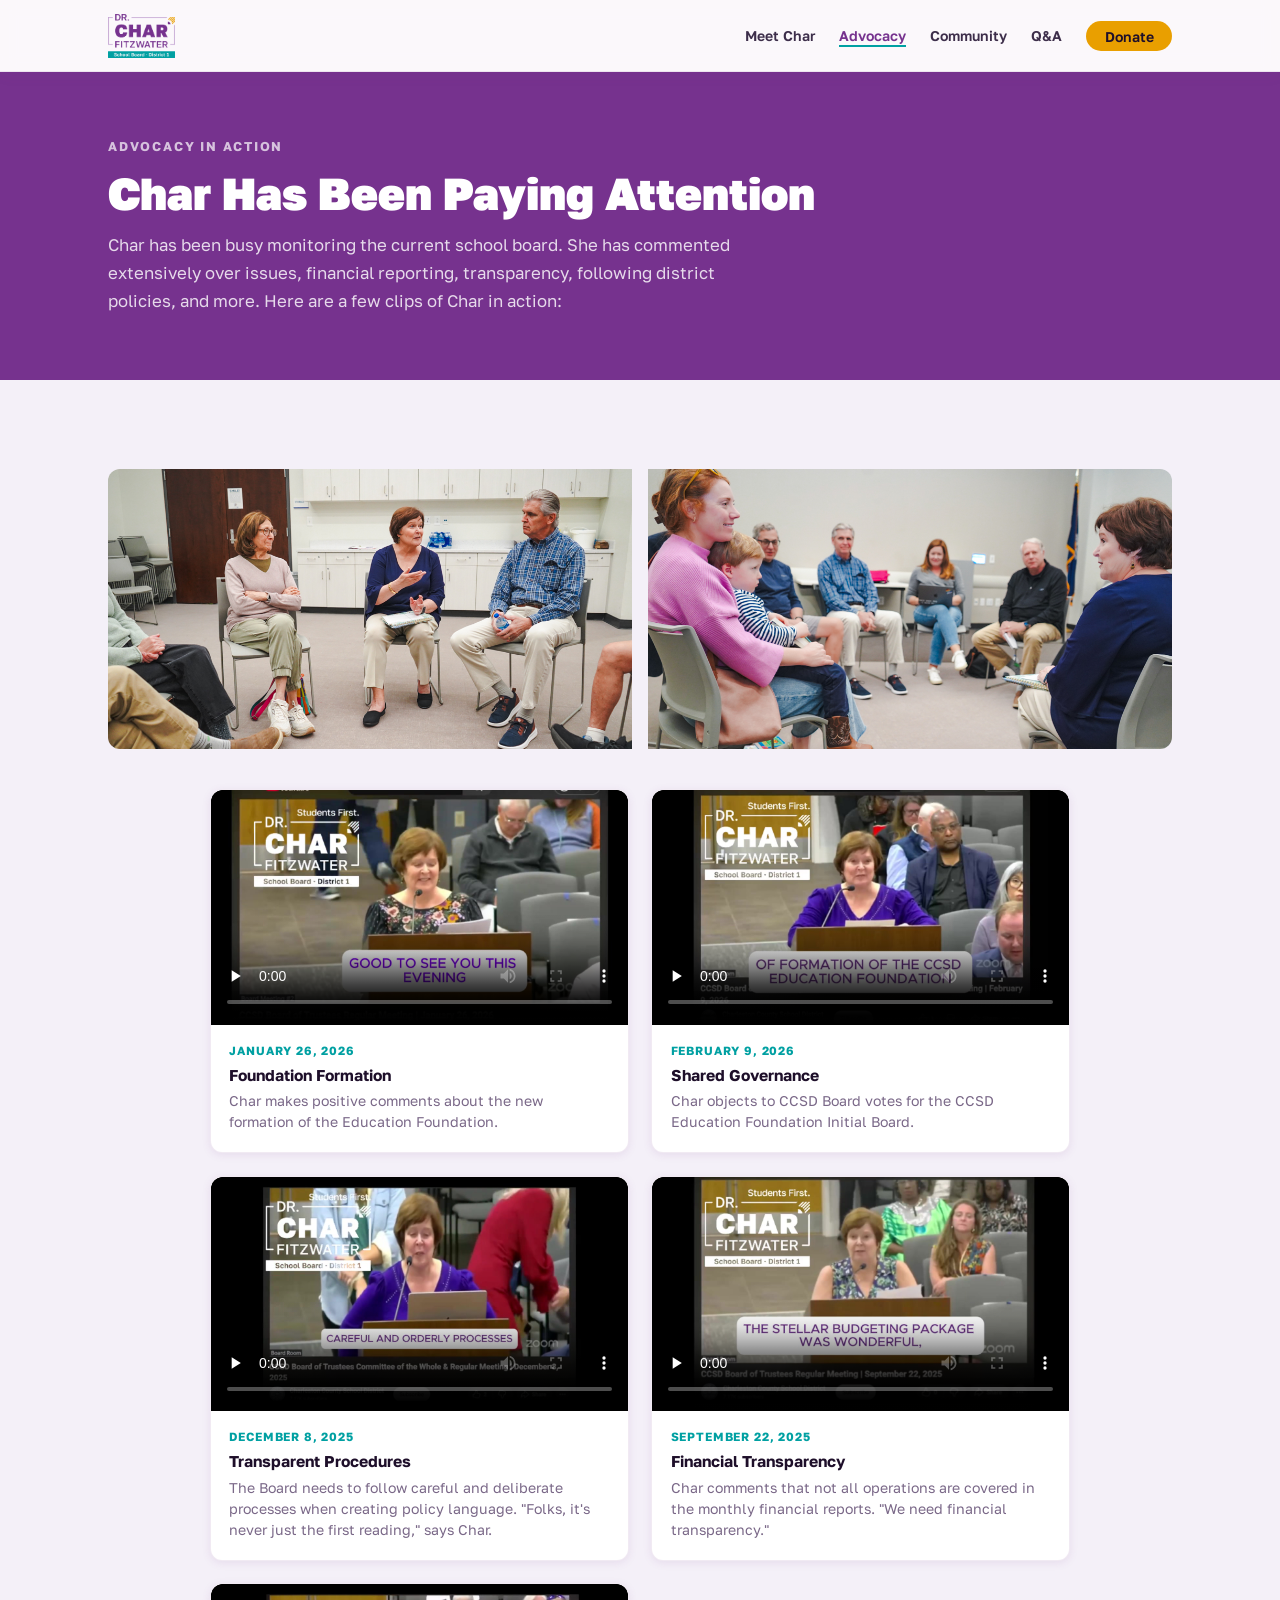
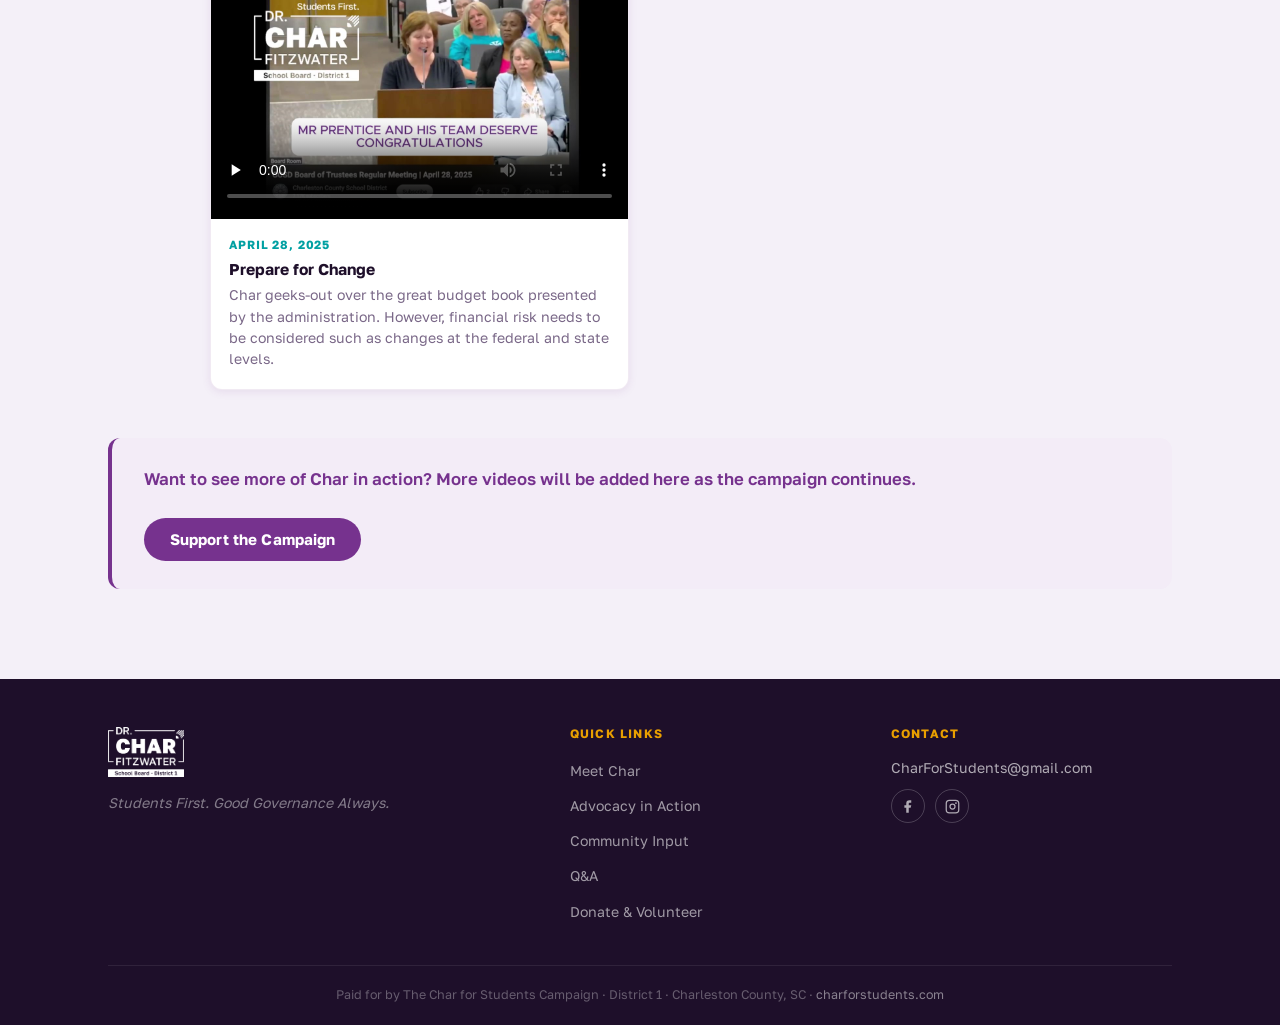
<file: advocacy.html>
<!DOCTYPE html>
<html lang="en">
<head>
  <meta charset="UTF-8">
  <meta name="viewport" content="width=device-width, initial-scale=1.0">
  <title>Advocacy in Action | Char Fitzwater for CCSD District 1</title>
  <meta name="description" content="Watch Char Fitzwater, Ph.D. advocate for good governance, financial transparency, and district policy at Charleston County School District board meetings. Video clips from 2025–2026.">
  <meta name="keywords" content="Char Fitzwater advocacy, CCSD school board meetings, Charleston County school board, school board governance, financial transparency CCSD">
  <meta name="author" content="Char Fitzwater for CCSD School Board">
  <meta name="robots" content="index, follow">
  <link rel="canonical" href="https://charforstudents.com/advocacy.html">

  <!-- Open Graph -->
  <meta property="og:type" content="website">
  <meta property="og:url" content="https://charforstudents.com/advocacy.html">
  <meta property="og:title" content="Advocacy in Action | Char Fitzwater for CCSD District 1">
  <meta property="og:description" content="Watch Char Fitzwater, Ph.D. advocate for good governance, financial transparency, and district policy at CCSD school board meetings.">
  <meta property="og:image" content="https://charforstudents.com/Assets/og-image.png">
  <meta property="og:image:width" content="1200">
  <meta property="og:image:height" content="630">
  <meta property="og:image:alt" content="Char Fitzwater, Ph.D. — Students First. Good Governance Always. CCSD District 1">
  <meta property="og:locale" content="en_US">
  <meta property="og:site_name" content="Char Fitzwater for CCSD School Board">

  <!-- Twitter Card -->
  <meta name="twitter:card" content="summary_large_image">
  <meta name="twitter:title" content="Advocacy in Action | Char Fitzwater for CCSD District 1">
  <meta name="twitter:description" content="Watch Char Fitzwater, Ph.D. advocate for good governance, financial transparency, and district policy at CCSD school board meetings.">
  <meta name="twitter:image" content="https://charforstudents.com/Assets/og-image.png">
  <meta name="twitter:image:alt" content="Char Fitzwater, Ph.D. — Students First. Good Governance Always. CCSD District 1">

  <link rel="icon" type="image/png" href="Assets/Char%20Fitzwater%20Logo%20Assets/For%20Digital/Icon%20Assets/Char%20Fitzwater-Icon-RGB.png">
  <link rel="apple-touch-icon" href="Assets/Char%20Fitzwater%20Logo%20Assets/For%20Digital/Icon%20Assets/Char%20Fitzwater-Icon-RGB.png">

  <link rel="preconnect" href="https://fonts.googleapis.com">
  <link rel="preconnect" href="https://fonts.gstatic.com" crossorigin>
  <link href="https://fonts.googleapis.com/css2?family=Golos+Text:wght@400;500;600;700;800;900&display=swap" rel="stylesheet">

  <link rel="stylesheet" href="css/styles.css?v=12">

  <!-- Structured Data: BreadcrumbList + Person reference + ItemList of advocacy events -->
  <script type="application/ld+json">
  {
    "@context": "https://schema.org",
    "@graph": [
      {
        "@type": "BreadcrumbList",
        "itemListElement": [
          {
            "@type": "ListItem",
            "position": 1,
            "name": "Home",
            "item": "https://charforstudents.com"
          },
          {
            "@type": "ListItem",
            "position": 2,
            "name": "Advocacy in Action",
            "item": "https://charforstudents.com/advocacy.html"
          }
        ]
      },
      {
        "@type": "WebPage",
        "@id": "https://charforstudents.com/advocacy.html",
        "url": "https://charforstudents.com/advocacy.html",
        "name": "Advocacy in Action | Char Fitzwater for CCSD District 1",
        "description": "Video clips of Char Fitzwater, Ph.D. advocating for good governance, financial transparency, and district policy at Charleston County School District board meetings.",
        "about": { "@id": "https://charforstudents.com/#char-fitzwater" },
        "isPartOf": { "@id": "https://charforstudents.com/#website" }
      },
      {
        "@type": "ItemList",
        "name": "Char Fitzwater's Advocacy at CCSD Board Meetings",
        "description": "A collection of Char Fitzwater's public comments and advocacy at Charleston County School District board meetings.",
        "numberOfItems": 5,
        "itemListElement": [
          {
            "@type": "ListItem",
            "position": 1,
            "item": {
              "@type": "Event",
              "name": "Foundation Formation — CCSD Board Meeting",
              "description": "Char Fitzwater makes positive comments about the new formation of the Education Foundation.",
              "startDate": "2026-01-26",
              "location": {
                "@type": "Place",
                "name": "Charleston County School District Board Meeting",
                "address": { "@type": "PostalAddress", "addressLocality": "Charleston", "addressRegion": "SC" }
              },
              "performer": { "@id": "https://charforstudents.com/#char-fitzwater" }
            }
          },
          {
            "@type": "ListItem",
            "position": 2,
            "item": {
              "@type": "Event",
              "name": "Shared Governance — CCSD Board Meeting",
              "description": "Char Fitzwater objects to CCSD Board votes for the CCSD Education Foundation Initial Board.",
              "startDate": "2026-02-09",
              "location": {
                "@type": "Place",
                "name": "Charleston County School District Board Meeting",
                "address": { "@type": "PostalAddress", "addressLocality": "Charleston", "addressRegion": "SC" }
              },
              "performer": { "@id": "https://charforstudents.com/#char-fitzwater" }
            }
          },
          {
            "@type": "ListItem",
            "position": 3,
            "item": {
              "@type": "Event",
              "name": "Follow Transparent Procedures — CCSD Board Meeting",
              "description": "Char Fitzwater addresses the Board on the need to follow careful and deliberate processes when creating policy language.",
              "startDate": "2025-12-08",
              "location": {
                "@type": "Place",
                "name": "Charleston County School District Board Meeting",
                "address": { "@type": "PostalAddress", "addressLocality": "Charleston", "addressRegion": "SC" }
              },
              "performer": { "@id": "https://charforstudents.com/#char-fitzwater" }
            }
          },
          {
            "@type": "ListItem",
            "position": 4,
            "item": {
              "@type": "Event",
              "name": "Financial Transparency — CCSD Board Meeting",
              "description": "Char Fitzwater comments that not all operations are covered in the monthly financial reports and calls for financial transparency.",
              "startDate": "2025-09-22",
              "location": {
                "@type": "Place",
                "name": "Charleston County School District Board Meeting",
                "address": { "@type": "PostalAddress", "addressLocality": "Charleston", "addressRegion": "SC" }
              },
              "performer": { "@id": "https://charforstudents.com/#char-fitzwater" }
            }
          },
          {
            "@type": "ListItem",
            "position": 5,
            "item": {
              "@type": "Event",
              "name": "Prepare for Change — CCSD Board Meeting",
              "description": "Char Fitzwater praises the budget book but flags financial risk from changes at the federal and state levels.",
              "startDate": "2025-04-28",
              "location": {
                "@type": "Place",
                "name": "Charleston County School District Board Meeting",
                "address": { "@type": "PostalAddress", "addressLocality": "Charleston", "addressRegion": "SC" }
              },
              "performer": { "@id": "https://charforstudents.com/#char-fitzwater" }
            }
          }
        ]
      }
    ]
  }
  </script>
</head>
<body>

  <!-- ======================================================
       NAVIGATION
  ====================================================== -->
  <nav id="navbar">
    <div class="nav-container">
      <a href="index.html" class="nav-logo">
        <img
          src="Assets/Char%20Fitzwater%20Logo%20Assets/For%20Digital/School%20Board%20Logo/Char%20Fitzwater-School%20Board%20Logo-RGB.png"
          alt="Char Fitzwater for School Board">
      </a>
      <button class="hamburger" id="hamburger" aria-label="Open navigation menu" aria-expanded="false">
        <span></span><span></span><span></span>
      </button>
      <ul class="nav-links" id="navLinks" role="list">
        <li><a href="index.html#meet-char">Meet Char</a></li>
        <li><a href="advocacy.html" class="nav-active">Advocacy</a></li>
        <li><a href="index.html#community">Community</a></li>
        <!-- <li><a href="endorsements.html">Endorsements</a></li> -->
        <li><a href="index.html#faq">Q&amp;A</a></li>
        <li><a href="index.html#donate" class="nav-donate-btn">Donate</a></li>
      </ul>
    </div>
  </nav>

  <main id="main-content">

  <!-- ======================================================
       PAGE HEADER
  ====================================================== -->
  <div class="page-header bg-purple">
    <div class="container">
      <p class="section-eyebrow eyebrow-light">Advocacy in Action</p>
      <h1 class="page-header-title">Char Has Been Paying Attention</h1>
      <p class="page-header-sub">Char has been busy monitoring the current school board. She has
        commented extensively over issues, financial reporting, transparency, following district
        policies, and more. Here are a few clips of Char in action:</p>
    </div>
  </div>

  <!-- ======================================================
       VIDEO GRID
  ====================================================== -->
  <section class="section bg-light">
    <div class="container">

      <!-- Community photo strip -->
      <div class="advocacy-photo-strip">
        <figure class="advocacy-photo">
          <img src="Assets/Char_Fitz_Library-46_websize.jpg"
            alt="Char Fitzwater speaking at a community listening session">
        </figure>
        <figure class="advocacy-photo">
          <img src="Assets/Char_Fitz_Library-2_websize.jpg"
            alt="Char Fitzwater listening to a parent and child at a community event">
        </figure>
      </div>

      <div class="video-grid video-grid-page video-grid-2col">

        <!-- Video 1 — January -->
        <div class="video-card">
          <video class="video-player"
            src="Assets/videos/shared-governance.mp4"
            poster="Assets/videos/shared-governance-thumb.jpg"
            controls preload="none">
            Your browser does not support the video tag.
          </video>
          <div class="video-info video-info-light">
            <span class="video-date">January 26, 2026</span>
            <h3>Foundation Formation</h3>
            <p>Char makes positive comments about the new formation of the Education Foundation.</p>
          </div>
        </div>

        <!-- Video 2 — February -->
        <div class="video-card">
          <video class="video-player"
            src="Assets/videos/feb-school-board-meeting.mp4"
            poster="Assets/videos/feb-school-board-meeting-thumb.jpg"
            controls preload="none">
            Your browser does not support the video tag.
          </video>
          <div class="video-info video-info-light">
            <span class="video-date">February 9, 2026</span>
            <h3>Shared Governance</h3>
            <p>Char objects to CCSD Board votes for the CCSD Education Foundation Initial Board.</p>
          </div>
        </div>

        <!-- Video 3 -->
        <div class="video-card">
          <video class="video-player"
            src="Assets/videos/transparent-procedures.mp4"
            poster="Assets/videos/transparent-procedures-thumb.jpg"
            controls preload="none">
            Your browser does not support the video tag.
          </video>
          <div class="video-info video-info-light">
            <span class="video-date">December 8, 2025</span>
            <h3>Transparent Procedures</h3>
            <p>The Board needs to follow careful and deliberate processes when creating policy
              language. "Folks, it's never just the first reading," says Char.</p>
          </div>
        </div>

        <!-- Video 3 -->
        <div class="video-card">
          <video class="video-player"
            src="Assets/videos/financial-transparency.mp4"
            poster="Assets/videos/financial-transparency-thumb.jpg"
            controls preload="none">
            Your browser does not support the video tag.
          </video>
          <div class="video-info video-info-light">
            <span class="video-date">September 22, 2025</span>
            <h3>Financial Transparency</h3>
            <p>Char comments that not all operations are covered in the monthly financial reports.
              "We need financial transparency."</p>
          </div>
        </div>

        <!-- Video 4 -->
        <div class="video-card">
          <video class="video-player"
            src="Assets/videos/prepare-for-change.mp4"
            poster="Assets/videos/prepare-for-change-thumb.jpg"
            controls preload="none">
            Your browser does not support the video tag.
          </video>
          <div class="video-info video-info-light">
            <span class="video-date">April 28, 2025</span>
            <h3>Prepare for Change</h3>
            <p>Char geeks-out over the great budget book presented by the administration. However,
              financial risk needs to be considered such as changes at the federal and state
              levels.</p>
          </div>
        </div>

      </div><!-- /.video-grid -->

      <div class="page-cta-strip">
        <p>Want to see more of Char in action? More videos will be added here as the campaign
          continues.</p>
        <a href="index.html#donate" class="btn btn-purple">Support the Campaign</a>
      </div>

    </div>
  </section>

  </main><!-- /#main-content -->

  <!-- ======================================================
       FOOTER
  ====================================================== -->
  <footer class="site-footer">
    <div class="container">
      <div class="footer-grid">
        <div class="footer-brand">
          <img
            src="Assets/Char%20Fitzwater%20Logo%20Assets/For%20Digital/School%20Board%20Logo/Char%20Fitzwater-School%20Board%20Logo-RGB-Reverse.png"
            alt="Char Fitzwater for School Board"
            class="footer-logo">
          <p class="footer-tagline">Students First. Good Governance Always.</p>
        </div>
        <nav class="footer-nav" aria-label="Footer navigation">
          <h4>Quick Links</h4>
          <ul role="list">
            <li><a href="index.html#meet-char">Meet Char</a></li>
            <li><a href="advocacy.html">Advocacy in Action</a></li>
            <li><a href="index.html#community">Community Input</a></li>
            <li><a href="index.html#faq">Q&amp;A</a></li>
            <li><a href="index.html#donate">Donate &amp; Volunteer</a></li>
          </ul>
        </nav>
        <div class="footer-contact">
          <h4>Contact</h4>
          <p><a href="mailto:CharForStudents@gmail.com">CharForStudents@gmail.com</a></p>
          <div class="social-row">
            <a href="https://www.facebook.com/CharFitzwaterForStudents"
              class="social-link" aria-label="Facebook" target="_blank" rel="noopener">
              <svg viewBox="0 0 24 24" fill="currentColor"><path d="M18 2h-3a5 5 0 00-5 5v3H7v4h3v8h4v-8h3l1-4h-4V7a1 1 0 011-1h3z"/></svg>
            </a>
            <a href="https://www.instagram.com/CharForStudents"
              class="social-link" aria-label="Instagram" target="_blank" rel="noopener">
              <svg viewBox="0 0 24 24" fill="none" stroke="currentColor" stroke-width="2"><rect x="2" y="2" width="20" height="20" rx="5"/><circle cx="12" cy="12" r="4"/><circle cx="17.5" cy="6.5" r=".5" fill="currentColor"/></svg>
            </a>
          </div>
        </div>
      </div>
      <div class="footer-legal">
        <p>Paid for by The Char for Students Campaign &middot; District 1 &middot;
          Charleston County, SC &middot;
          <a href="https://charforstudents.com">charforstudents.com</a></p>
      </div>
    </div>
  </footer>

  <script src="js/script.js?v=6" defer></script>
</body>
</html>
</file>
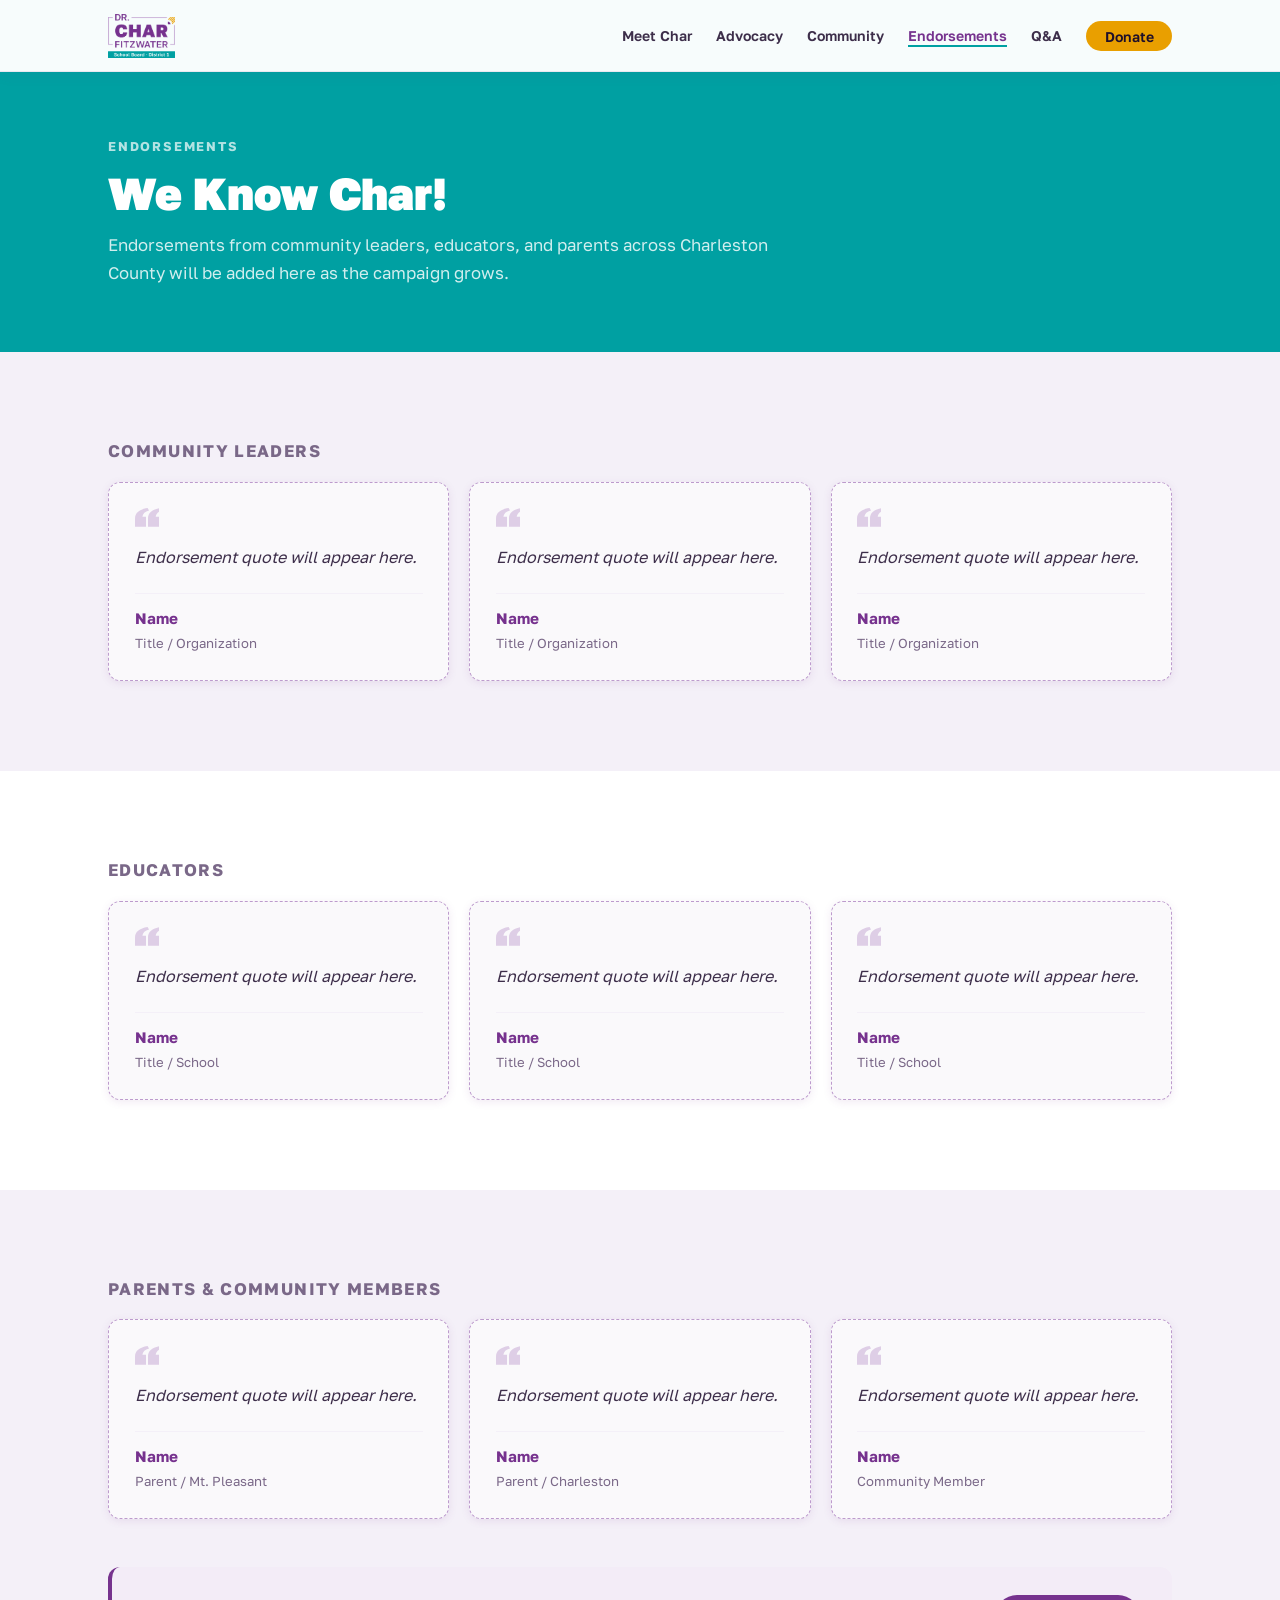
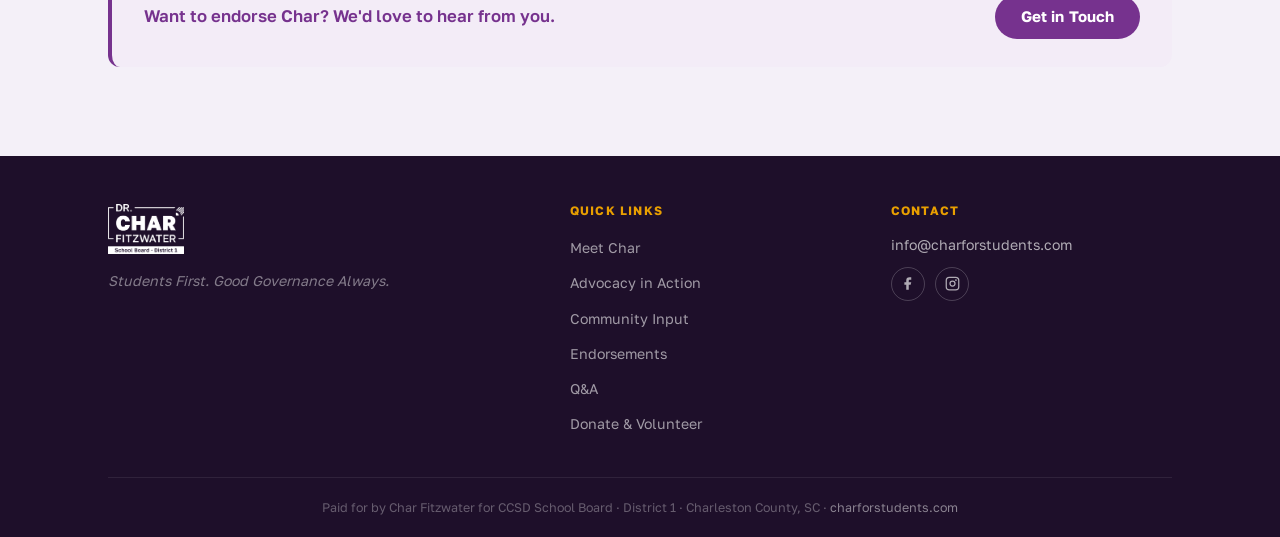
<file: endorsements.html>
<!DOCTYPE html>
<html lang="en">
<head>
  <meta charset="UTF-8">
  <meta name="viewport" content="width=device-width, initial-scale=1.0">
  <title>Endorsements | Char Fitzwater for CCSD District 1</title>
  <meta name="description" content="Community leaders, educators, and parents across Charleston County, SC who endorse Char Fitzwater, Ph.D. for District 1 of the CCSD Board of Trustees.">
  <meta name="keywords" content="Char Fitzwater endorsements, Charleston County school board endorsements, CCSD District 1 candidate endorsements">
  <meta name="author" content="Char Fitzwater for CCSD School Board">
  <meta name="robots" content="index, follow">
  <link rel="canonical" href="https://charforstudents.com/endorsements.html">

  <!-- Open Graph -->
  <meta property="og:type" content="website">
  <meta property="og:url" content="https://charforstudents.com/endorsements.html">
  <meta property="og:title" content="Endorsements | Char Fitzwater for CCSD District 1">
  <meta property="og:description" content="Community leaders, educators, and parents across Charleston County, SC who endorse Char Fitzwater, Ph.D. for District 1 of the CCSD Board of Trustees.">
  <meta property="og:image" content="https://charforstudents.com/Assets/og-image.png">
  <meta property="og:image:width" content="1200">
  <meta property="og:image:height" content="630">
  <meta property="og:image:alt" content="Char Fitzwater, Ph.D. — Students First. Good Governance Always. CCSD District 1">
  <meta property="og:locale" content="en_US">
  <meta property="og:site_name" content="Char Fitzwater for CCSD School Board">

  <!-- Twitter Card -->
  <meta name="twitter:card" content="summary_large_image">
  <meta name="twitter:title" content="Endorsements | Char Fitzwater for CCSD District 1">
  <meta name="twitter:description" content="Community leaders, educators, and parents across Charleston County endorsing Char Fitzwater, Ph.D. for District 1 School Board.">
  <meta name="twitter:image" content="https://charforstudents.com/Assets/og-image.png">
  <meta name="twitter:image:alt" content="Char Fitzwater, Ph.D. — Students First. Good Governance Always. CCSD District 1">

  <link rel="icon" type="image/png" href="Assets/Char%20Fitzwater%20Logo%20Assets/For%20Digital/Icon%20Assets/Char%20Fitzwater-Icon-RGB.png">
  <link rel="apple-touch-icon" href="Assets/Char%20Fitzwater%20Logo%20Assets/For%20Digital/Icon%20Assets/Char%20Fitzwater-Icon-RGB.png">

  <link rel="preconnect" href="https://fonts.googleapis.com">
  <link rel="preconnect" href="https://fonts.gstatic.com" crossorigin>
  <link href="https://fonts.googleapis.com/css2?family=Golos+Text:wght@400;500;600;700;800;900&display=swap" rel="stylesheet">

  <link rel="stylesheet" href="css/styles.css?v=12">

  <!-- Structured Data: BreadcrumbList + WebPage -->
  <script type="application/ld+json">
  {
    "@context": "https://schema.org",
    "@graph": [
      {
        "@type": "BreadcrumbList",
        "itemListElement": [
          {
            "@type": "ListItem",
            "position": 1,
            "name": "Home",
            "item": "https://charforstudents.com"
          },
          {
            "@type": "ListItem",
            "position": 2,
            "name": "Endorsements",
            "item": "https://charforstudents.com/endorsements.html"
          }
        ]
      },
      {
        "@type": "WebPage",
        "@id": "https://charforstudents.com/endorsements.html",
        "url": "https://charforstudents.com/endorsements.html",
        "name": "Endorsements | Char Fitzwater for CCSD District 1",
        "description": "Community leaders, educators, and parents across Charleston County, SC who endorse Char Fitzwater, Ph.D. for District 1 of the CCSD Board of Trustees.",
        "about": { "@id": "https://charforstudents.com/#char-fitzwater" },
        "isPartOf": { "@id": "https://charforstudents.com/#website" }
      }
    ]
  }
  </script>
</head>
<body>

  <!-- ======================================================
       NAVIGATION
  ====================================================== -->
  <nav id="navbar">
    <div class="nav-container">
      <a href="index.html" class="nav-logo">
        <img
          src="Assets/Char%20Fitzwater%20Logo%20Assets/For%20Digital/School%20Board%20Logo/Char%20Fitzwater-School%20Board%20Logo-RGB.png"
          alt="Char Fitzwater for School Board">
      </a>
      <button class="hamburger" id="hamburger" aria-label="Open navigation menu" aria-expanded="false">
        <span></span><span></span><span></span>
      </button>
      <ul class="nav-links" id="navLinks" role="list">
        <li><a href="index.html#meet-char">Meet Char</a></li>
        <li><a href="advocacy.html">Advocacy</a></li>
        <li><a href="index.html#community">Community</a></li>
        <li><a href="endorsements.html" class="nav-active">Endorsements</a></li>
        <li><a href="index.html#faq">Q&amp;A</a></li>
        <li><a href="index.html#donate" class="nav-donate-btn">Donate</a></li>
      </ul>
    </div>
  </nav>

  <main id="main-content">

  <!-- ======================================================
       PAGE HEADER
  ====================================================== -->
  <div class="page-header bg-teal">
    <div class="container">
      <p class="section-eyebrow eyebrow-light">Endorsements</p>
      <h1 class="page-header-title">We Know Char!</h1>
      <p class="page-header-sub">Endorsements from community leaders, educators, and parents
        across Charleston County will be added here as the campaign grows.</p>
    </div>
  </div>

  <!-- ======================================================
       ENDORSEMENTS — Individual Quotes
  ====================================================== -->
  <section class="section bg-light">
    <div class="container">
      <h2 class="endorsements-section-title">Community Leaders</h2>
      <div class="endorsement-quotes-grid">
        <!-- Replace each card below with a real endorsement -->
        <div class="endorsement-quote-card is-placeholder">
          <svg class="quote-mark" viewBox="0 0 36 28" fill="none"><path d="M0 28V16C0 7.3 6.3 1.9 18.9 0l2.2 3.6C15 5.2 11.7 8.2 11.1 13.2H16.5V28H0zm19.5 0V16C19.5 7.3 25.8 1.9 38.4 0l2.2 3.6C35 5.2 31.7 8.2 31.1 13.2H36.5V28H19.5z" fill="#bd9bcd"/></svg>
          <p class="endorsement-quote-text">Endorsement quote will appear here.</p>
          <div class="endorser-info">
            <p class="endorser-name">Name</p>
            <p class="endorser-role">Title / Organization</p>
          </div>
        </div>
        <div class="endorsement-quote-card is-placeholder">
          <svg class="quote-mark" viewBox="0 0 36 28" fill="none"><path d="M0 28V16C0 7.3 6.3 1.9 18.9 0l2.2 3.6C15 5.2 11.7 8.2 11.1 13.2H16.5V28H0zm19.5 0V16C19.5 7.3 25.8 1.9 38.4 0l2.2 3.6C35 5.2 31.7 8.2 31.1 13.2H36.5V28H19.5z" fill="#bd9bcd"/></svg>
          <p class="endorsement-quote-text">Endorsement quote will appear here.</p>
          <div class="endorser-info">
            <p class="endorser-name">Name</p>
            <p class="endorser-role">Title / Organization</p>
          </div>
        </div>
        <div class="endorsement-quote-card is-placeholder">
          <svg class="quote-mark" viewBox="0 0 36 28" fill="none"><path d="M0 28V16C0 7.3 6.3 1.9 18.9 0l2.2 3.6C15 5.2 11.7 8.2 11.1 13.2H16.5V28H0zm19.5 0V16C19.5 7.3 25.8 1.9 38.4 0l2.2 3.6C35 5.2 31.7 8.2 31.1 13.2H36.5V28H19.5z" fill="#bd9bcd"/></svg>
          <p class="endorsement-quote-text">Endorsement quote will appear here.</p>
          <div class="endorser-info">
            <p class="endorser-name">Name</p>
            <p class="endorser-role">Title / Organization</p>
          </div>
        </div>
      </div>
    </div>
  </section>

  <section class="section bg-white">
    <div class="container">
      <h2 class="endorsements-section-title">Educators</h2>
      <div class="endorsement-quotes-grid">
        <div class="endorsement-quote-card is-placeholder">
          <svg class="quote-mark" viewBox="0 0 36 28" fill="none"><path d="M0 28V16C0 7.3 6.3 1.9 18.9 0l2.2 3.6C15 5.2 11.7 8.2 11.1 13.2H16.5V28H0zm19.5 0V16C19.5 7.3 25.8 1.9 38.4 0l2.2 3.6C35 5.2 31.7 8.2 31.1 13.2H36.5V28H19.5z" fill="#bd9bcd"/></svg>
          <p class="endorsement-quote-text">Endorsement quote will appear here.</p>
          <div class="endorser-info">
            <p class="endorser-name">Name</p>
            <p class="endorser-role">Title / School</p>
          </div>
        </div>
        <div class="endorsement-quote-card is-placeholder">
          <svg class="quote-mark" viewBox="0 0 36 28" fill="none"><path d="M0 28V16C0 7.3 6.3 1.9 18.9 0l2.2 3.6C15 5.2 11.7 8.2 11.1 13.2H16.5V28H0zm19.5 0V16C19.5 7.3 25.8 1.9 38.4 0l2.2 3.6C35 5.2 31.7 8.2 31.1 13.2H36.5V28H19.5z" fill="#bd9bcd"/></svg>
          <p class="endorsement-quote-text">Endorsement quote will appear here.</p>
          <div class="endorser-info">
            <p class="endorser-name">Name</p>
            <p class="endorser-role">Title / School</p>
          </div>
        </div>
        <div class="endorsement-quote-card is-placeholder">
          <svg class="quote-mark" viewBox="0 0 36 28" fill="none"><path d="M0 28V16C0 7.3 6.3 1.9 18.9 0l2.2 3.6C15 5.2 11.7 8.2 11.1 13.2H16.5V28H0zm19.5 0V16C19.5 7.3 25.8 1.9 38.4 0l2.2 3.6C35 5.2 31.7 8.2 31.1 13.2H36.5V28H19.5z" fill="#bd9bcd"/></svg>
          <p class="endorsement-quote-text">Endorsement quote will appear here.</p>
          <div class="endorser-info">
            <p class="endorser-name">Name</p>
            <p class="endorser-role">Title / School</p>
          </div>
        </div>
      </div>
    </div>
  </section>

  <section class="section bg-light">
    <div class="container">
      <h2 class="endorsements-section-title">Parents &amp; Community Members</h2>
      <div class="endorsement-quotes-grid">
        <div class="endorsement-quote-card is-placeholder">
          <svg class="quote-mark" viewBox="0 0 36 28" fill="none"><path d="M0 28V16C0 7.3 6.3 1.9 18.9 0l2.2 3.6C15 5.2 11.7 8.2 11.1 13.2H16.5V28H0zm19.5 0V16C19.5 7.3 25.8 1.9 38.4 0l2.2 3.6C35 5.2 31.7 8.2 31.1 13.2H36.5V28H19.5z" fill="#bd9bcd"/></svg>
          <p class="endorsement-quote-text">Endorsement quote will appear here.</p>
          <div class="endorser-info">
            <p class="endorser-name">Name</p>
            <p class="endorser-role">Parent / Mt. Pleasant</p>
          </div>
        </div>
        <div class="endorsement-quote-card is-placeholder">
          <svg class="quote-mark" viewBox="0 0 36 28" fill="none"><path d="M0 28V16C0 7.3 6.3 1.9 18.9 0l2.2 3.6C15 5.2 11.7 8.2 11.1 13.2H16.5V28H0zm19.5 0V16C19.5 7.3 25.8 1.9 38.4 0l2.2 3.6C35 5.2 31.7 8.2 31.1 13.2H36.5V28H19.5z" fill="#bd9bcd"/></svg>
          <p class="endorsement-quote-text">Endorsement quote will appear here.</p>
          <div class="endorser-info">
            <p class="endorser-name">Name</p>
            <p class="endorser-role">Parent / Charleston</p>
          </div>
        </div>
        <div class="endorsement-quote-card is-placeholder">
          <svg class="quote-mark" viewBox="0 0 36 28" fill="none"><path d="M0 28V16C0 7.3 6.3 1.9 18.9 0l2.2 3.6C15 5.2 11.7 8.2 11.1 13.2H16.5V28H0zm19.5 0V16C19.5 7.3 25.8 1.9 38.4 0l2.2 3.6C35 5.2 31.7 8.2 31.1 13.2H36.5V28H19.5z" fill="#bd9bcd"/></svg>
          <p class="endorsement-quote-text">Endorsement quote will appear here.</p>
          <div class="endorser-info">
            <p class="endorser-name">Name</p>
            <p class="endorser-role">Community Member</p>
          </div>
        </div>
      </div>

      <div class="page-cta-strip">
        <p>Want to endorse Char? We'd love to hear from you.</p>
        <a href="mailto:info@charforstudents.com" class="btn btn-purple">Get in Touch</a>
      </div>
    </div>
  </section>

  </main><!-- /#main-content -->

  <!-- ======================================================
       FOOTER
  ====================================================== -->
  <footer class="site-footer">
    <div class="container">
      <div class="footer-grid">
        <div class="footer-brand">
          <img
            src="Assets/Char%20Fitzwater%20Logo%20Assets/For%20Digital/School%20Board%20Logo/Char%20Fitzwater-School%20Board%20Logo-RGB-Reverse.png"
            alt="Char Fitzwater for School Board"
            class="footer-logo">
          <p class="footer-tagline">Students First. Good Governance Always.</p>
        </div>
        <nav class="footer-nav" aria-label="Footer navigation">
          <h4>Quick Links</h4>
          <ul role="list">
            <li><a href="index.html#meet-char">Meet Char</a></li>
            <li><a href="advocacy.html">Advocacy in Action</a></li>
            <li><a href="index.html#community">Community Input</a></li>
            <li><a href="endorsements.html">Endorsements</a></li>
            <li><a href="index.html#faq">Q&amp;A</a></li>
            <li><a href="index.html#donate">Donate &amp; Volunteer</a></li>
          </ul>
        </nav>
        <div class="footer-contact">
          <h4>Contact</h4>
          <p><a href="mailto:info@charforstudents.com">info@charforstudents.com</a></p>
          <div class="social-row">
            <a href="https://www.facebook.com/CharFitzwaterForStudents"
              class="social-link" aria-label="Facebook" target="_blank" rel="noopener">
              <svg viewBox="0 0 24 24" fill="currentColor"><path d="M18 2h-3a5 5 0 00-5 5v3H7v4h3v8h4v-8h3l1-4h-4V7a1 1 0 011-1h3z"/></svg>
            </a>
            <a href="https://www.instagram.com/CharForStudents"
              class="social-link" aria-label="Instagram" target="_blank" rel="noopener">
              <svg viewBox="0 0 24 24" fill="none" stroke="currentColor" stroke-width="2"><rect x="2" y="2" width="20" height="20" rx="5"/><circle cx="12" cy="12" r="4"/><circle cx="17.5" cy="6.5" r=".5" fill="currentColor"/></svg>
            </a>
          </div>
        </div>
      </div>
      <div class="footer-legal">
        <p>Paid for by Char Fitzwater for CCSD School Board &middot; District 1 &middot;
          Charleston County, SC &middot;
          <a href="https://charforstudents.com">charforstudents.com</a></p>
      </div>
    </div>
  </footer>

  <script src="js/script.js?v=6" defer></script>
</body>
</html>
</file>
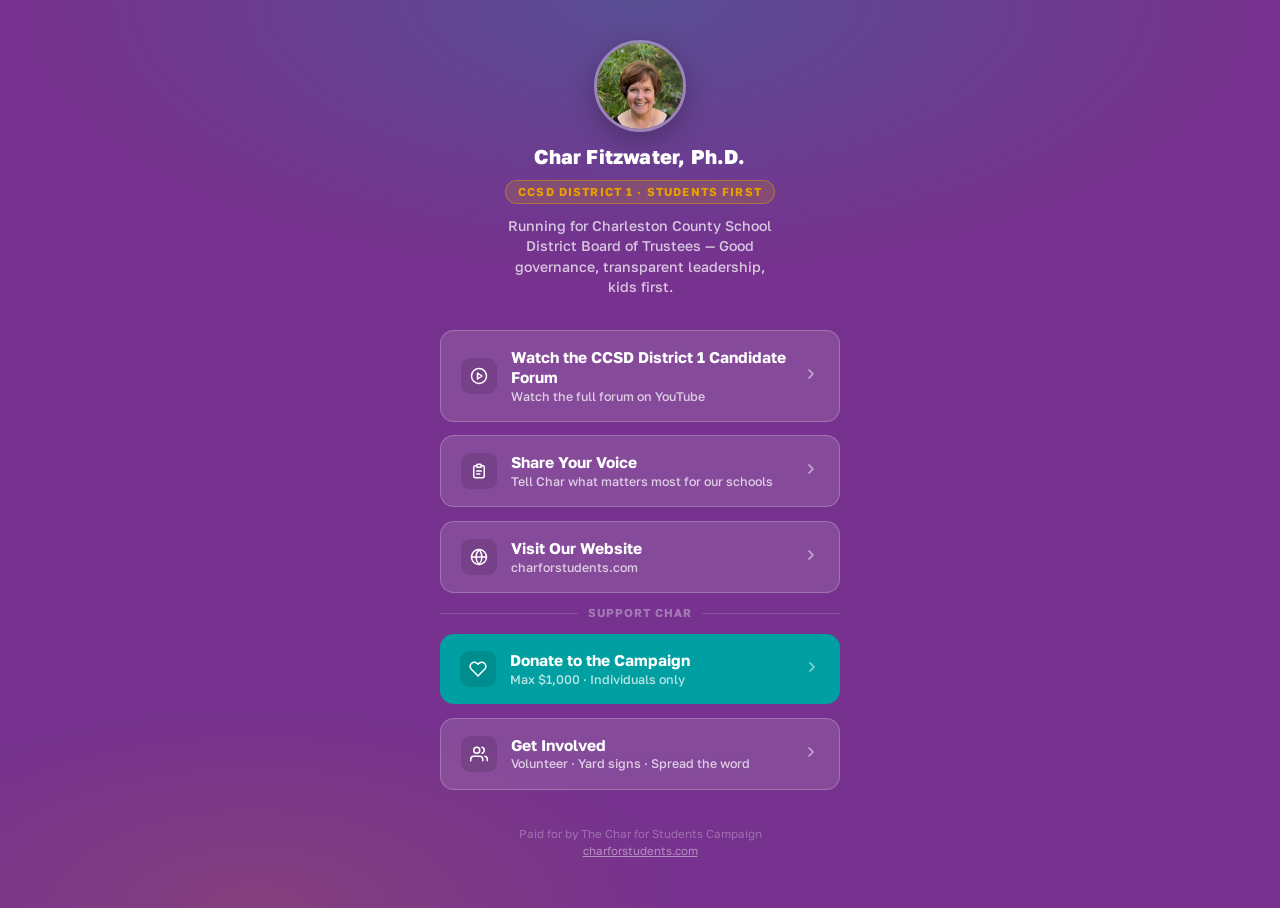
<file: link.html>
<!DOCTYPE html>
<html lang="en">
<head>
  <meta charset="UTF-8">
  <meta name="viewport" content="width=device-width, initial-scale=1.0">
  <title>Char Fitzwater | District 1 CCSD</title>
  <meta name="description" content="Char Fitzwater, Ph.D. — running for District 1 of the Charleston County School District Board of Trustees. Students First. Good Governance Always.">
  <meta name="robots" content="noindex, nofollow">

  <link rel="icon" type="image/png" href="Assets/Char%20Fitzwater%20Logo%20Assets/For%20Digital/Icon%20Assets/Char%20Fitzwater-Icon-RGB.png">
  <link rel="preconnect" href="https://fonts.googleapis.com">
  <link rel="preconnect" href="https://fonts.gstatic.com" crossorigin>
  <link href="https://fonts.googleapis.com/css2?family=Golos+Text:wght@400;500;600;700;800;900&display=swap" rel="stylesheet">

  <style>
    *, *::before, *::after { box-sizing: border-box; margin: 0; padding: 0; }

    :root {
      --purple:      #76328e;
      --purple-dark: #55206e;
      --lavender:    #bd9bcd;
      --teal:        #00a0a2;
      --teal-dark:   #007e80;
      --gold:        #e99f00;
      --gold-dark:   #c78600;
      --white:       #ffffff;
      --text-dark:   #1e0f2a;
      --text-body:   #3d2e4a;
      --text-muted:  #7a6888;
    }

    html, body {
      min-height: 100%;
      font-family: 'Golos Text', system-ui, -apple-system, sans-serif;
      -webkit-font-smoothing: antialiased;
    }

    body {
      background: var(--purple);
      background-image:
        radial-gradient(ellipse 80% 50% at 50% 0%, rgba(0,160,162,.25) 0%, transparent 60%),
        radial-gradient(ellipse 60% 40% at 20% 100%, rgba(233,159,0,.12) 0%, transparent 55%);
      min-height: 100svh;
      display: flex;
      flex-direction: column;
      align-items: center;
      padding: 2.5rem 1.25rem 3rem;
    }

    /* ── Profile block ── */
    .profile {
      display: flex;
      flex-direction: column;
      align-items: center;
      gap: .75rem;
      margin-bottom: 2rem;
    }

    .profile-photo {
      width: 92px;
      height: 92px;
      border-radius: 50%;
      object-fit: cover;
      object-position: top center;
      border: 3px solid rgba(255,255,255,.35);
      box-shadow: 0 8px 24px rgba(0,0,0,.25);
    }

    .profile-name {
      font-size: 1.25rem;
      font-weight: 800;
      color: var(--white);
      letter-spacing: .01em;
      text-align: center;
      line-height: 1.2;
    }

    .profile-tagline {
      font-size: .88rem;
      font-weight: 500;
      color: rgba(255,255,255,.72);
      text-align: center;
      line-height: 1.45;
      max-width: 280px;
    }

    .profile-badge {
      display: inline-block;
      background: rgba(233,159,0,.18);
      border: 1px solid rgba(233,159,0,.45);
      color: var(--gold);
      font-size: .72rem;
      font-weight: 700;
      letter-spacing: .1em;
      text-transform: uppercase;
      padding: .25rem .75rem;
      border-radius: 50px;
    }

    /* ── Link buttons ── */
    .links {
      display: flex;
      flex-direction: column;
      gap: .85rem;
      width: 100%;
      max-width: 400px;
    }

    .link-btn {
      display: flex;
      align-items: center;
      gap: .85rem;
      padding: 1rem 1.25rem;
      border-radius: 14px;
      text-decoration: none;
      font-family: inherit;
      font-size: .97rem;
      font-weight: 700;
      line-height: 1.3;
      transition: transform .2s ease, box-shadow .2s ease, background .2s ease;
      cursor: pointer;
      position: relative;
      overflow: hidden;
    }

    .link-btn::before {
      content: '';
      position: absolute;
      inset: 0;
      background: rgba(255,255,255,0);
      transition: background .2s ease;
    }

    .link-btn:hover { transform: translateY(-2px); box-shadow: 0 8px 24px rgba(0,0,0,.22); }
    .link-btn:hover::before { background: rgba(255,255,255,.06); }
    .link-btn:active { transform: translateY(0); }

    /* Standard white-glass buttons */
    .link-btn-glass {
      background: rgba(255,255,255,.12);
      border: 1px solid rgba(255,255,255,.22);
      color: var(--white);
    }
    .link-btn-glass:hover { background: rgba(255,255,255,.2); }

    /* Donate — teal accent */
    .link-btn-donate {
      background: var(--teal);
      color: var(--white);
    }
    .link-btn-donate:hover { background: var(--teal-dark); }

    .btn-icon {
      flex-shrink: 0;
      width: 36px;
      height: 36px;
      border-radius: 9px;
      display: flex;
      align-items: center;
      justify-content: center;
      background: rgba(0,0,0,.12);
    }
    .btn-icon svg { width: 18px; height: 18px; }

    .btn-text { flex: 1; }
    .btn-label {
      display: block;
      font-size: .97rem;
      font-weight: 700;
    }
    .btn-sublabel {
      display: block;
      font-size: .78rem;
      font-weight: 500;
      opacity: .72;
      margin-top: .1rem;
    }

    .btn-arrow {
      flex-shrink: 0;
      opacity: .55;
    }
    .btn-arrow svg { width: 16px; height: 16px; }

    /* ── Divider ── */
    .links-divider {
      display: flex;
      align-items: center;
      gap: .65rem;
      width: 100%;
      max-width: 400px;
    }
    .links-divider span {
      font-size: .72rem;
      font-weight: 700;
      letter-spacing: .08em;
      text-transform: uppercase;
      color: rgba(255,255,255,.35);
      white-space: nowrap;
    }
    .links-divider::before, .links-divider::after {
      content: '';
      flex: 1;
      height: 1px;
      background: rgba(255,255,255,.15);
    }

    /* ── Footer ── */
    .bio-footer {
      margin-top: 2.25rem;
      text-align: center;
    }
    .bio-footer p {
      font-size: .72rem;
      color: rgba(255,255,255,.3);
      line-height: 1.5;
    }
    .bio-footer a { color: rgba(255,255,255,.45); }
  </style>
</head>
<body>

  <!-- Profile -->
  <div class="profile">
    <img class="profile-photo"
      src="Assets/Char%20headshot.jpeg"
      alt="Char Fitzwater, Ph.D.">
    <div>
      <p class="profile-name">Char Fitzwater, Ph.D.</p>
    </div>
    <span class="profile-badge">CCSD District 1 · Students First</span>
    <p class="profile-tagline">Running for Charleston County School District Board of Trustees — Good governance, transparent leadership, kids first.</p>
  </div>

  <!-- Links -->
  <div class="links">

     <!-- Candidate Forum Video -->
    <a href="https://www.youtube.com/watch?v=yUhDyMhd0YQ" class="link-btn link-btn-glass" target="_blank" rel="noopener">
      <span class="btn-icon">
        <!-- Play icon -->
        <svg viewBox="0 0 24 24" fill="none" stroke="currentColor" stroke-width="2" stroke-linecap="round" stroke-linejoin="round">
          <circle cx="12" cy="12" r="10"/>
          <polygon points="10 8 16 12 10 16 10 8"/>
        </svg>
      </span>
      <span class="btn-text">
        <span class="btn-label">Watch the CCSD District 1 Candidate Forum</span>
        <span class="btn-sublabel">Watch the full forum on YouTube</span>
      </span>
      <span class="btn-arrow">
        <svg viewBox="0 0 24 24" fill="none" stroke="currentColor" stroke-width="2.5" stroke-linecap="round" stroke-linejoin="round">
          <polyline points="9 18 15 12 9 6"/>
        </svg>
      </span>
    </a>
    
    <!-- Survey -->
    <a href="https://forms.gle/HvtPyQ5ons1ec98PA" class="link-btn link-btn-glass" target="_blank" rel="noopener">
      <span class="btn-icon">
        <!-- Clipboard / survey icon -->
        <svg viewBox="0 0 24 24" fill="none" stroke="currentColor" stroke-width="2" stroke-linecap="round" stroke-linejoin="round">
          <path d="M9 5H7a2 2 0 0 0-2 2v12a2 2 0 0 0 2 2h10a2 2 0 0 0 2-2V7a2 2 0 0 0-2-2h-2"/>
          <rect x="9" y="3" width="6" height="4" rx="1"/>
          <line x1="9" y1="12" x2="15" y2="12"/>
          <line x1="9" y1="16" x2="13" y2="16"/>
        </svg>
      </span>
      <span class="btn-text">
        <span class="btn-label">Share Your Voice</span>
        <span class="btn-sublabel">Tell Char what matters most for our schools</span>
      </span>
      <span class="btn-arrow"><svg viewBox="0 0 24 24" fill="none" stroke="currentColor" stroke-width="2.5" stroke-linecap="round" stroke-linejoin="round"><polyline points="9 18 15 12 9 6"/></svg></span>
    </a>

    <!-- Website -->
    <a href="https://charforstudents.com" class="link-btn link-btn-glass" target="_blank" rel="noopener">
      <span class="btn-icon">
        <!-- Globe icon -->
        <svg viewBox="0 0 24 24" fill="none" stroke="currentColor" stroke-width="2" stroke-linecap="round" stroke-linejoin="round">
          <circle cx="12" cy="12" r="10"/>
          <line x1="2" y1="12" x2="22" y2="12"/>
          <path d="M12 2a15.3 15.3 0 0 1 4 10 15.3 15.3 0 0 1-4 10 15.3 15.3 0 0 1-4-10 15.3 15.3 0 0 1 4-10z"/>
        </svg>
      </span>
      <span class="btn-text">
        <span class="btn-label">Visit Our Website</span>
        <span class="btn-sublabel">charforstudents.com</span>
      </span>
      <span class="btn-arrow"><svg viewBox="0 0 24 24" fill="none" stroke="currentColor" stroke-width="2.5" stroke-linecap="round" stroke-linejoin="round"><polyline points="9 18 15 12 9 6"/></svg></span>
    </a>

    <!-- Divider -->
    <div class="links-divider"><span>Support Char</span></div>

    <!-- Donate -->
    <a href="https://charforstudents.com/#donate" class="link-btn link-btn-donate" target="_blank" rel="noopener">
      <span class="btn-icon">
        <!-- Heart icon -->
        <svg viewBox="0 0 24 24" fill="none" stroke="currentColor" stroke-width="2" stroke-linecap="round" stroke-linejoin="round">
          <path d="M20.84 4.61a5.5 5.5 0 0 0-7.78 0L12 5.67l-1.06-1.06a5.5 5.5 0 0 0-7.78 7.78l1.06 1.06L12 21.23l7.78-7.78 1.06-1.06a5.5 5.5 0 0 0 0-7.78z"/>
        </svg>
      </span>
      <span class="btn-text">
        <span class="btn-label">Donate to the Campaign</span>
        <span class="btn-sublabel">Max $1,000 · Individuals only</span>
      </span>
      <span class="btn-arrow"><svg viewBox="0 0 24 24" fill="none" stroke="currentColor" stroke-width="2.5" stroke-linecap="round" stroke-linejoin="round"><polyline points="9 18 15 12 9 6"/></svg></span>
    </a>

    <!-- Volunteer -->
    <a href="https://charforstudents.com/#volunteer" class="link-btn link-btn-glass" target="_blank" rel="noopener">
      <span class="btn-icon">
        <!-- Hand / volunteer icon -->
        <svg viewBox="0 0 24 24" fill="none" stroke="currentColor" stroke-width="2" stroke-linecap="round" stroke-linejoin="round">
          <path d="M17 21v-2a4 4 0 0 0-4-4H5a4 4 0 0 0-4 4v2"/>
          <circle cx="9" cy="7" r="4"/>
          <path d="M23 21v-2a4 4 0 0 0-3-3.87"/>
          <path d="M16 3.13a4 4 0 0 1 0 7.75"/>
        </svg>
      </span>
      <span class="btn-text">
        <span class="btn-label">Get Involved</span>
        <span class="btn-sublabel">Volunteer · Yard signs · Spread the word</span>
      </span>
      <span class="btn-arrow"><svg viewBox="0 0 24 24" fill="none" stroke="currentColor" stroke-width="2.5" stroke-linecap="round" stroke-linejoin="round"><polyline points="9 18 15 12 9 6"/></svg></span>
    </a>

  </div>

  <!-- Footer -->
  <div class="bio-footer">
    <p>Paid for by The Char for Students Campaign<br>
    <a href="https://charforstudents.com">charforstudents.com</a></p>
  </div>

</body>
</html>
</file>
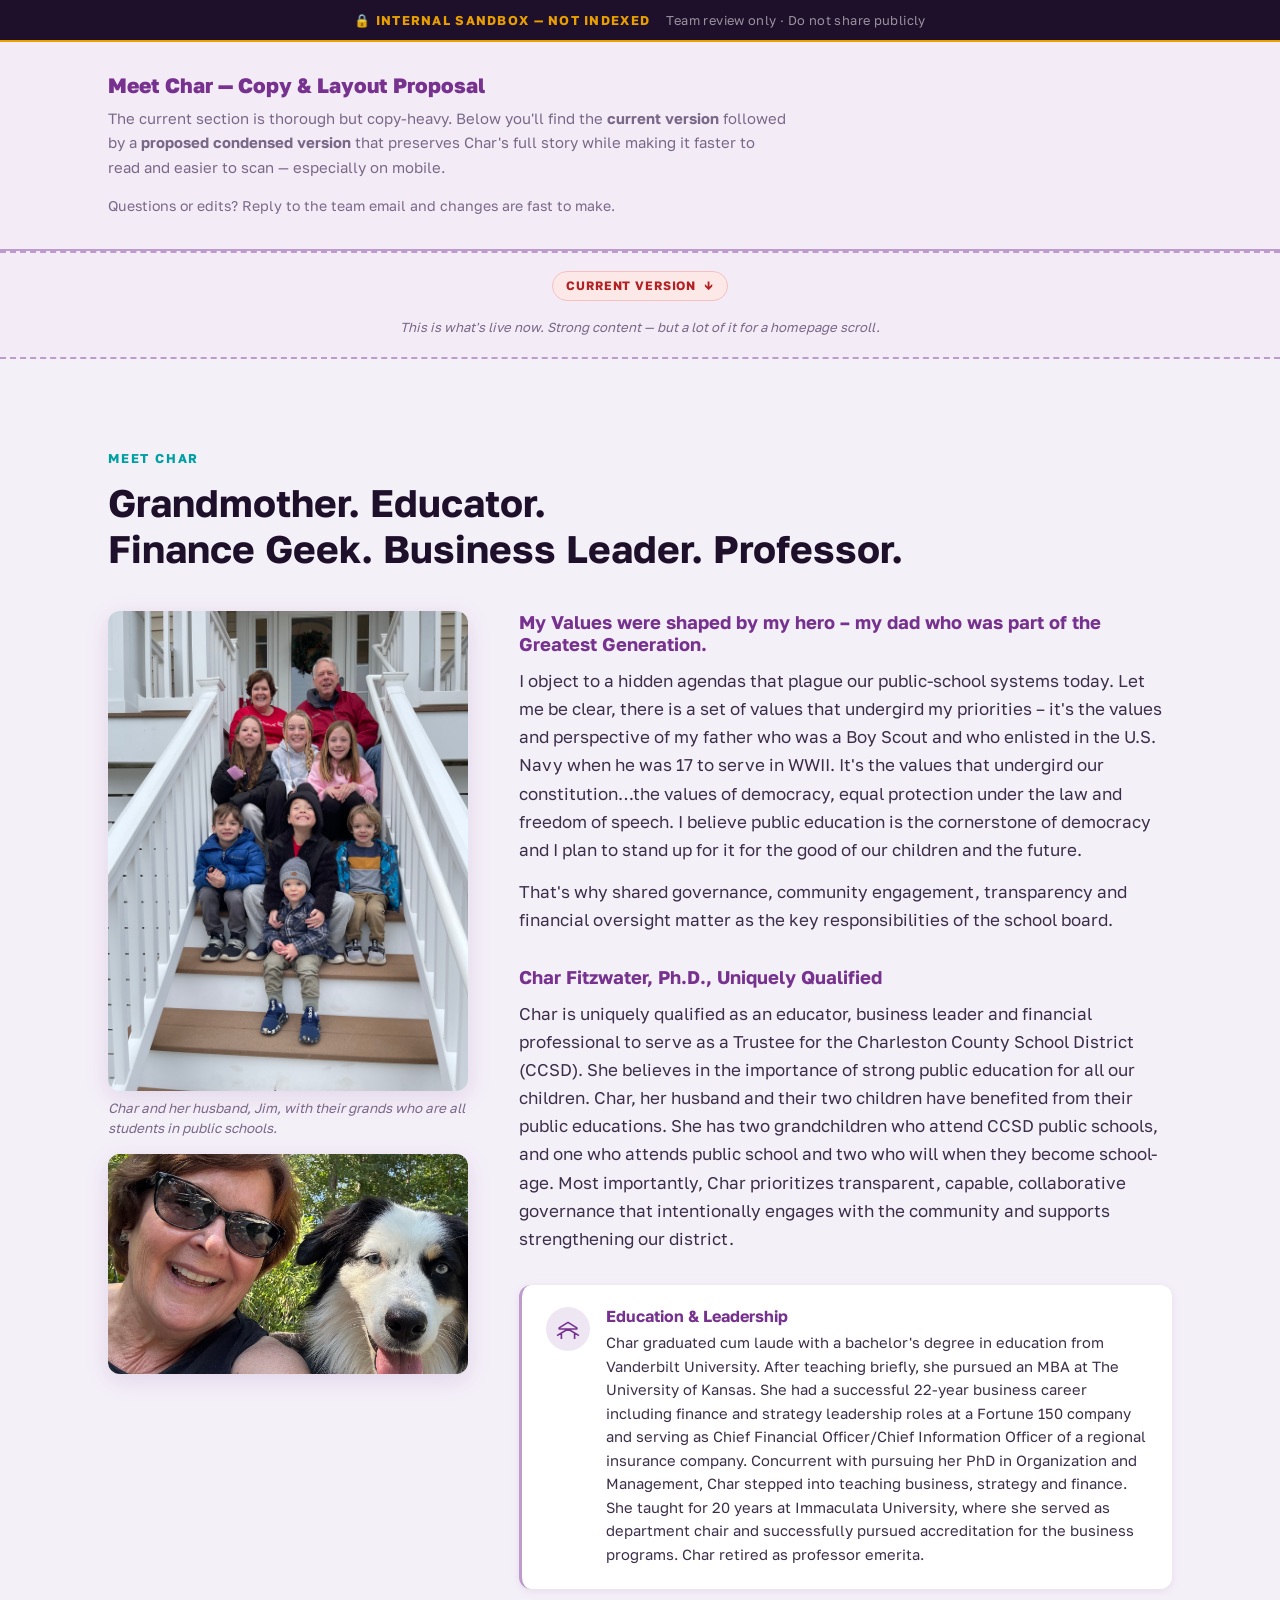
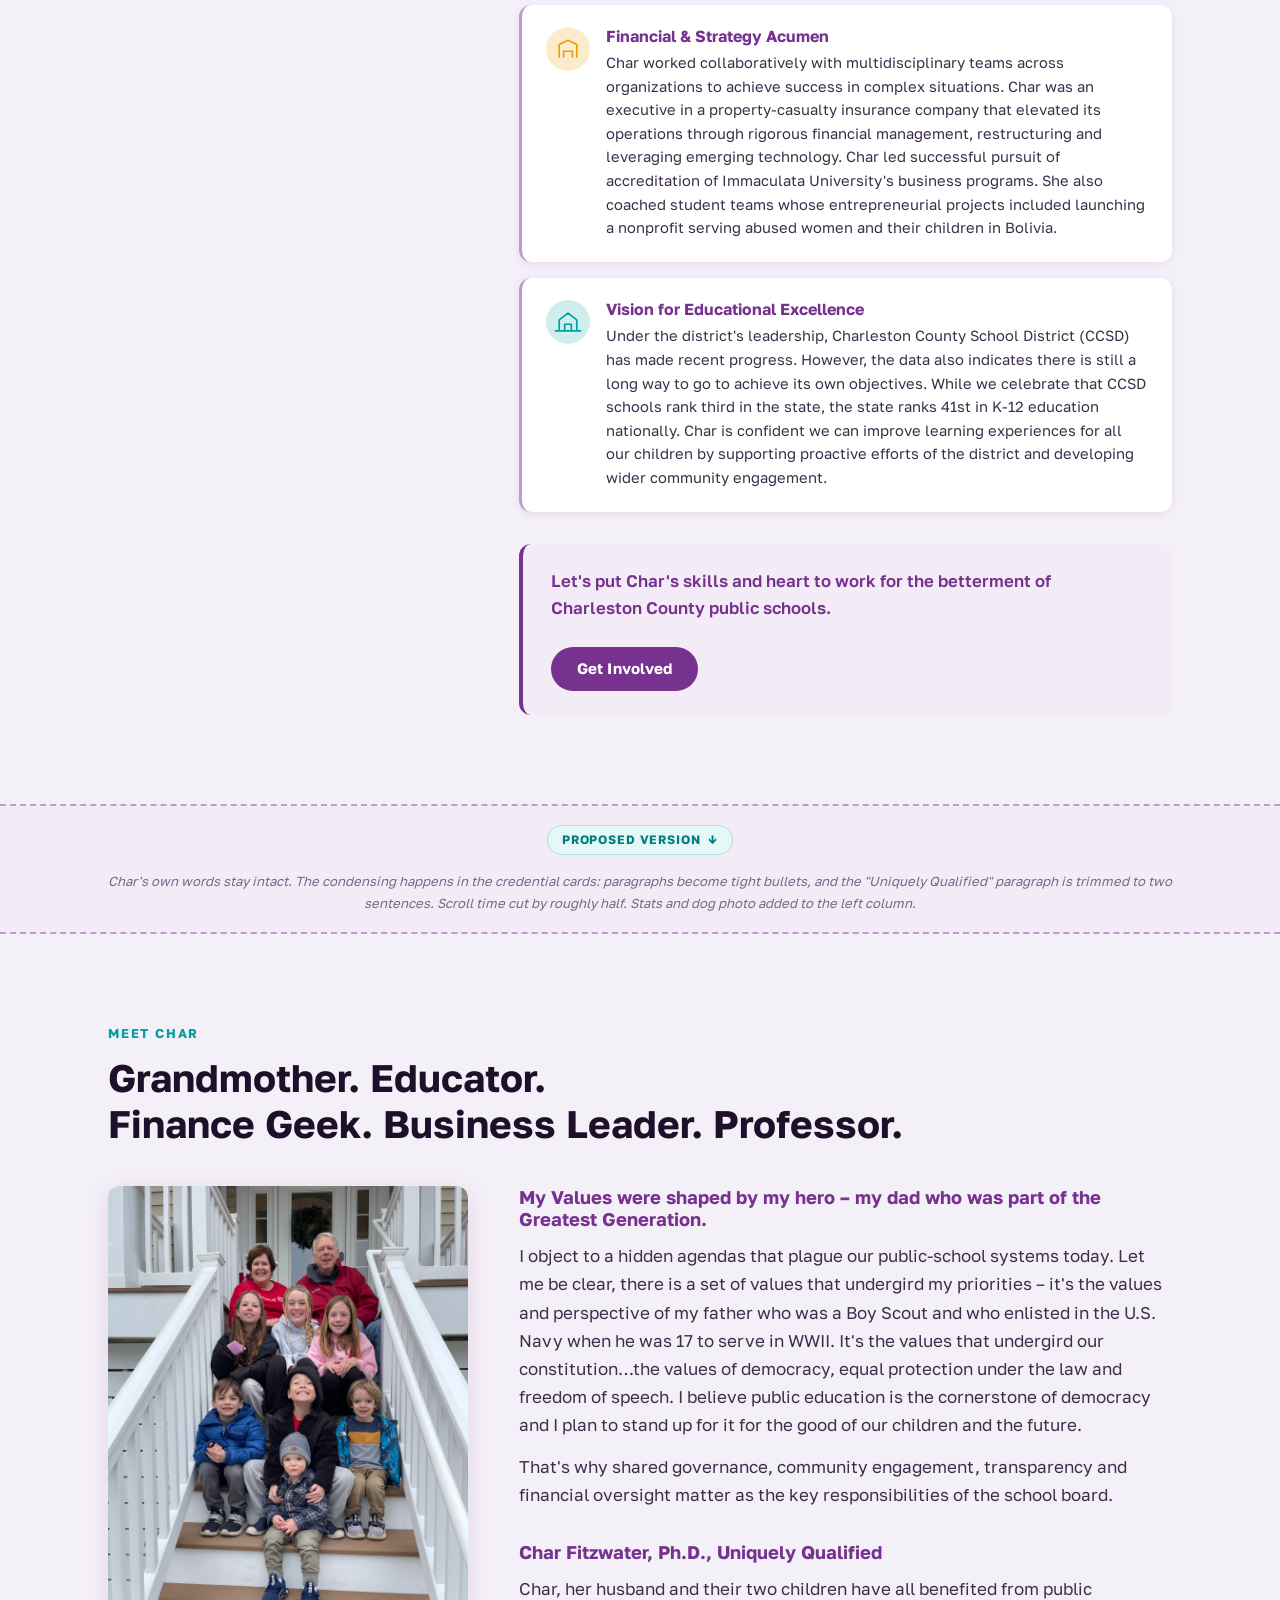
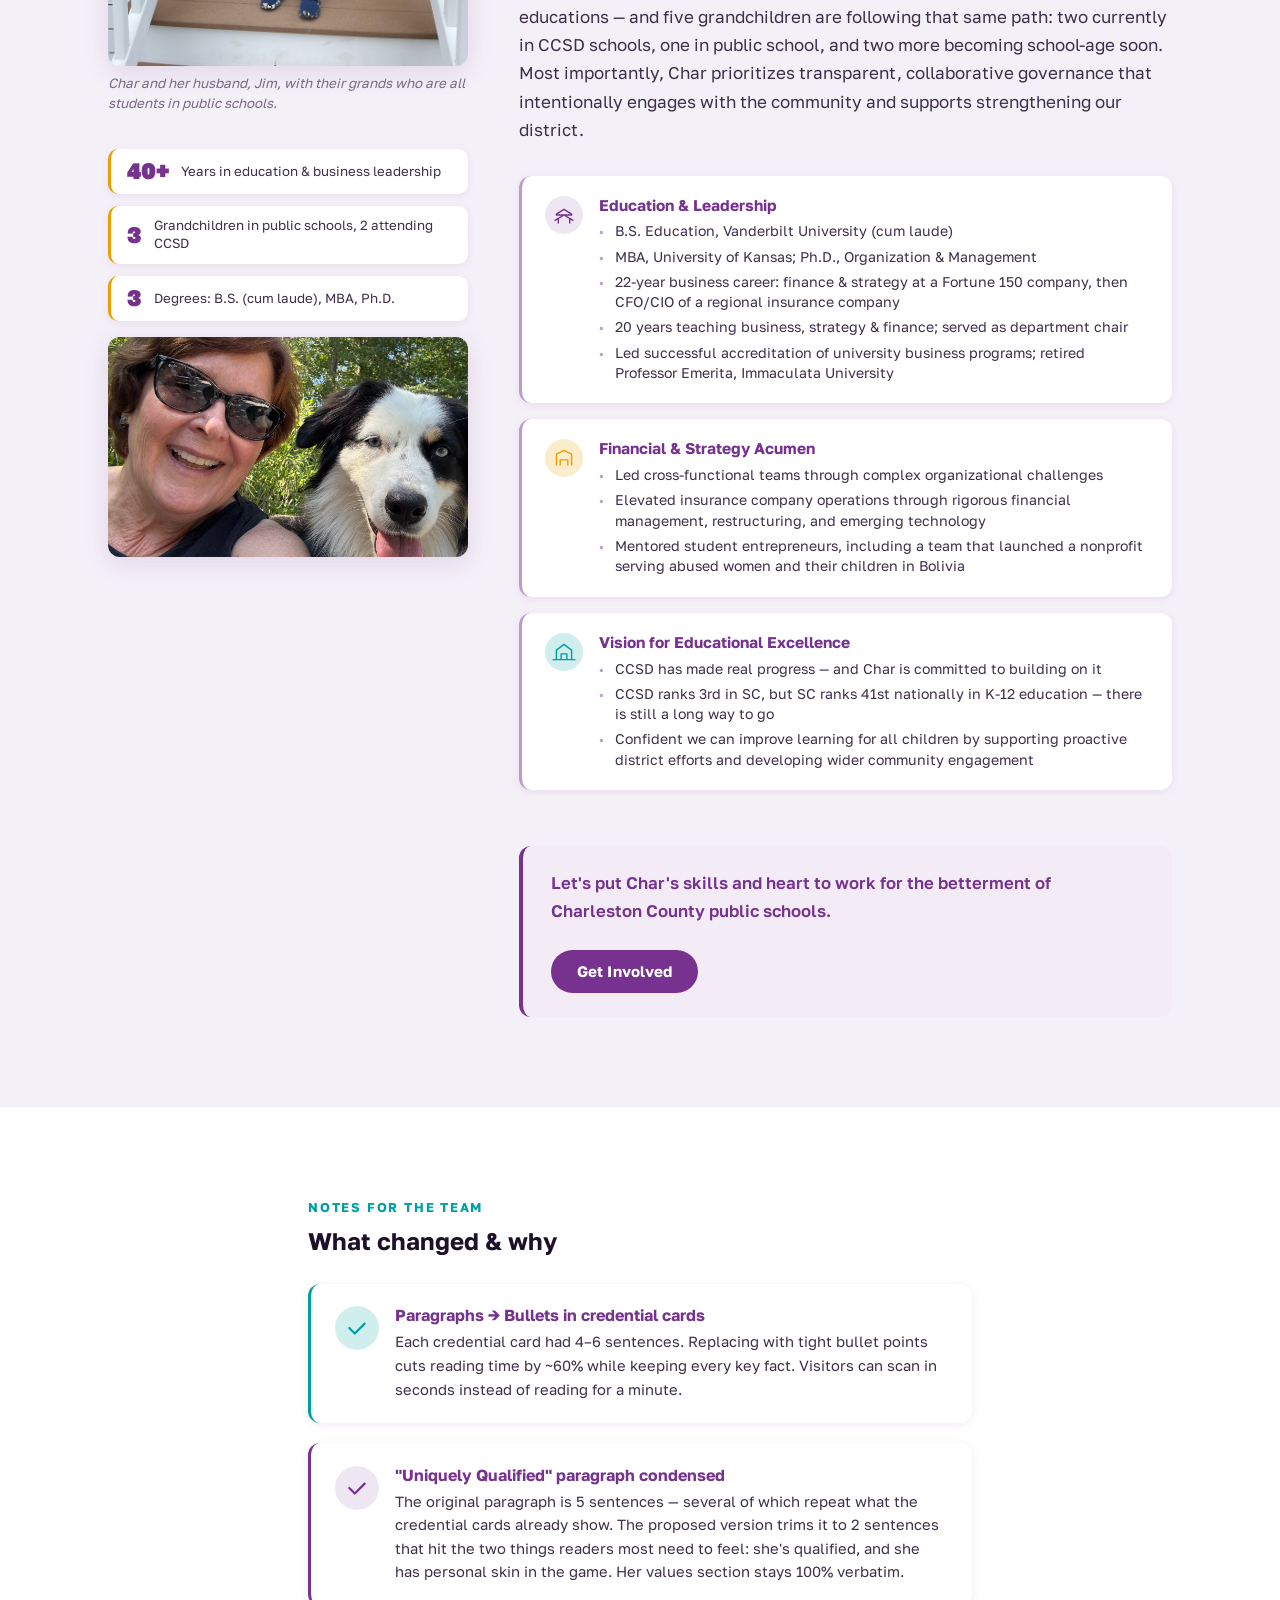
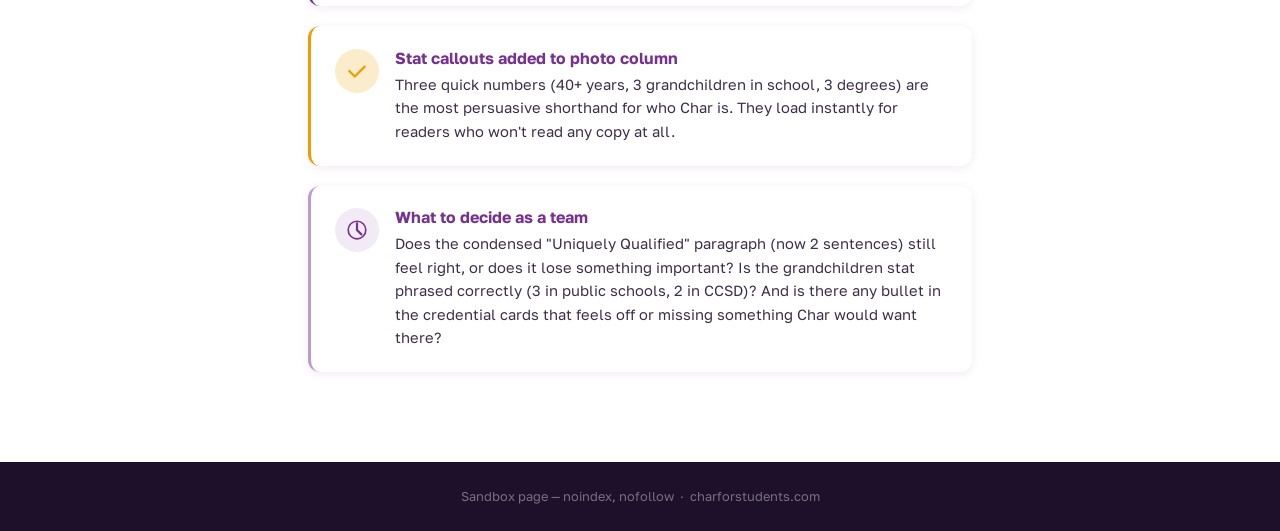
<file: sandbox.html>
<!DOCTYPE html>
<html lang="en">
<head>
  <meta charset="UTF-8">
  <meta name="viewport" content="width=device-width, initial-scale=1.0">
  <title>Sandbox — Meet Char Redesign | Team Review</title>
  <meta name="robots" content="noindex, nofollow">
  <link rel="preconnect" href="https://fonts.googleapis.com">
  <link rel="preconnect" href="https://fonts.gstatic.com" crossorigin>
  <link href="https://fonts.googleapis.com/css2?family=Golos+Text:wght@400;500;600;700;800;900&display=swap" rel="stylesheet">
  <link rel="stylesheet" href="css/styles.css">
  <style>
    /* ---- Sandbox-only styles ---- */
    .sandbox-banner {
      background: #1e0f2a;
      color: #e99f00;
      text-align: center;
      padding: .6rem 1rem;
      font-size: .8rem;
      font-weight: 700;
      letter-spacing: .1em;
      text-transform: uppercase;
      position: sticky;
      top: 0;
      z-index: 2000;
      border-bottom: 2px solid #e99f00;
    }
    .sandbox-banner span {
      color: rgba(255,255,255,.55);
      font-weight: 400;
      letter-spacing: .03em;
      text-transform: none;
      margin-left: .75rem;
    }

    /* Comparison header */
    .compare-header {
      background: #f3ecf7;
      border-bottom: 2px solid #bd9bcd;
      padding: 2rem 0;
      margin-bottom: 0;
    }
    .compare-header h1 {
      font-size: 1.3rem;
      color: #76328e;
      margin-bottom: .4rem;
    }
    .compare-header p {
      font-size: .93rem;
      color: #7a6888;
      max-width: 680px;
    }
    .compare-label {
      display: inline-block;
      padding: .25rem .85rem;
      border-radius: 50px;
      font-size: .76rem;
      font-weight: 700;
      letter-spacing: .07em;
      text-transform: uppercase;
      margin-bottom: 1rem;
    }
    .label-current  { background: #fde8e8; color: #b22222; border: 1px solid #f5c0c0; }
    .label-proposed { background: #e6f7f7; color: #007e80; border: 1px solid #b0e0e0; }

    .section-divider {
      background: #f3ecf7;
      border-top: 2px dashed #bd9bcd;
      border-bottom: 2px dashed #bd9bcd;
      padding: 1.1rem 0;
      text-align: center;
    }
    .section-divider p {
      font-size: .82rem;
      color: #7a6888;
      font-style: italic;
      margin: 0;
    }

    /* ---- PROPOSED: stat callouts ---- */
    .meet-stats {
      display: flex;
      flex-direction: column;
      gap: .75rem;
      margin-top: 1.25rem;
    }
    .stat-pill {
      display: flex;
      align-items: center;
      gap: .75rem;
      background: #fff;
      border-radius: 10px;
      padding: .7rem 1rem;
      box-shadow: 0 2px 8px rgba(118,50,142,.09);
      border-left: 3px solid #e99f00;
    }
    .stat-pill .stat-num {
      font-size: 1.4rem;
      font-weight: 900;
      color: #76328e;
      line-height: 1;
      white-space: nowrap;
    }
    .stat-pill .stat-label {
      font-size: .83rem;
      color: #3d2e4a;
      line-height: 1.35;
    }

    /* ---- PROPOSED: compact cred cards ---- */
    .cred-card-compact {
      background: #fff;
      border-radius: 12px;
      padding: 1.25rem 1.4rem;
      display: grid;
      grid-template-columns: 38px 1fr;
      gap: .6rem 1rem;
      align-items: start;
      box-shadow: 0 2px 8px rgba(118,50,142,.09);
      border-left: 3px solid #bd9bcd;
      transition: box-shadow .25s ease, transform .25s ease;
    }
    .cred-card-compact:hover {
      box-shadow: 0 6px 24px rgba(118,50,142,.14);
      transform: translateX(3px);
    }
    .cred-card-compact h4 {
      color: #76328e;
      font-size: .97rem;
      margin-bottom: .45rem;
    }
    .cred-card-compact ul {
      list-style: none;
      display: flex;
      flex-direction: column;
      gap: .3rem;
    }
    .cred-card-compact ul li {
      font-size: .88rem;
      color: #3d2e4a;
      line-height: 1.45;
      padding-left: 1rem;
      position: relative;
    }
    .cred-card-compact ul li::before {
      content: '·';
      position: absolute;
      left: 0;
      color: #bd9bcd;
      font-weight: 900;
    }
    .cred-icon-sm { width: 38px; }
    .cred-icon-sm svg { width: 38px; height: 38px; }

    /* Values pull-quote */
    .values-quote {
      background: #76328e;
      border-radius: 12px;
      padding: 1.25rem 1.5rem;
      margin-bottom: 1.5rem;
    }
    .values-quote p {
      font-size: 1rem;
      font-weight: 600;
      color: rgba(255,255,255,.92);
      line-height: 1.6;
      margin: 0;
      font-style: italic;
    }
    .values-quote cite {
      display: block;
      font-size: .8rem;
      font-weight: 700;
      color: #e99f00;
      margin-top: .6rem;
      font-style: normal;
      letter-spacing: .04em;
      text-transform: uppercase;
    }

    /* Intro paragraph in proposed */
    .meet-intro-p {
      font-size: 1.05rem;
      line-height: 1.7;
      color: #3d2e4a;
      margin-bottom: 1.5rem;
    }

    @media (max-width: 600px) {
      .meet-stats { flex-direction: row; flex-wrap: wrap; }
      .stat-pill  { flex: 1; min-width: 140px; }
    }
  </style>
</head>
<body>

  <!-- Internal team review banner -->
  <div class="sandbox-banner">
    &#128274; Internal Sandbox — Not Indexed
    <span>Team review only · Do not share publicly</span>
  </div>

  <!-- ======================================================
       COMPARISON HEADER
  ====================================================== -->
  <div class="compare-header section">
    <div class="container">
      <h1>Meet Char — Copy &amp; Layout Proposal</h1>
      <p>The current section is thorough but copy-heavy. Below you'll find the <strong>current version</strong> followed by a <strong>proposed condensed version</strong> that preserves Char's full story while making it faster to read and easier to scan — especially on mobile.</p>
      <p style="margin-top:.75rem; font-size:.88rem;">Questions or edits? Reply to the team email and changes are fast to make.</p>
    </div>
  </div>

  <!-- ======================================================
       CURRENT VERSION
  ====================================================== -->
  <div class="section-divider">
    <div class="container">
      <span class="compare-label label-current">Current Version &nbsp;↓</span>
      <p>This is what's live now. Strong content — but a lot of it for a homepage scroll.</p>
    </div>
  </div>

  <section class="section bg-light">
    <div class="container">
      <p class="section-eyebrow">Meet Char</p>
      <h2 class="section-title">Grandmother. Educator.<br>Finance Geek. Business Leader. Professor.</h2>

      <div class="meet-grid">

        <!-- Photos column -->
        <div class="meet-photos">
          <figure class="photo-main">
            <img src="Assets/Char%20with%20grands.jpeg"
              alt="Char and her husband Jim with their grandchildren">
            <figcaption>Char and her husband, Jim, with their grands who are all students in public schools.</figcaption>
          </figure>
          <figure class="photo-secondary">
            <img src="Assets/Char%20with%20dog.jpeg" alt="Char Fitzwater">
          </figure>
        </div>

        <!-- Bio column -->
        <div class="meet-bio">

          <div class="bio-block">
            <h3>My Values were shaped by my hero &ndash; my dad who was part of the Greatest Generation.</h3>
            <p>I object to a hidden agendas that plague our public-school systems today. Let me be
              clear, there is a set of values that undergird my priorities &ndash; it's the values
              and perspective of my father who was a Boy Scout and who enlisted in the U.S. Navy
              when he was 17 to serve in WWII. It's the values that undergird our
              constitution&hellip;the values of democracy, equal protection under the law and
              freedom of speech. I believe public education is the cornerstone of democracy and
              I plan to stand up for it for the good of our children and the future.</p>
            <p>That's why shared governance, community engagement, transparency and financial
              oversight matter as the key responsibilities of the school board.</p>
          </div>

          <div class="bio-block">
            <h3>Char Fitzwater, Ph.D., Uniquely Qualified</h3>
            <p>Char is uniquely qualified as an educator, business leader and financial professional
              to serve as a Trustee for the Charleston County School District (CCSD). She believes
              in the importance of strong public education for all our children. Char, her husband
              and their two children have benefited from their public educations. She has two
              grandchildren who attend CCSD public schools, and one who attends public school and
              two who will when they become school-age. Most importantly, Char prioritizes
              transparent, capable, collaborative governance that intentionally engages with the
              community and supports strengthening our district.</p>
          </div>

          <div class="cred-grid">
            <div class="cred-card">
              <div class="cred-icon" aria-hidden="true">
                <svg viewBox="0 0 40 40" fill="none"><circle cx="20" cy="20" r="20" fill="#bd9bcd" fill-opacity=".25"/><path d="M10 26l10-6 10 6M14 24v5m12-5v5M20 14l-8 5v1h16v-1l-8-5z" stroke="#76328e" stroke-width="1.5" stroke-linejoin="round"/></svg>
              </div>
              <div>
                <h4>Education &amp; Leadership</h4>
                <p>Char graduated cum laude with a bachelor's degree in education from Vanderbilt
                  University. After teaching briefly, she pursued an MBA at The University of
                  Kansas. She had a successful 22-year business career including finance and
                  strategy leadership roles at a Fortune 150 company and serving as Chief Financial
                  Officer/Chief Information Officer of a regional insurance company. Concurrent with
                  pursuing her PhD in Organization and Management, Char stepped into teaching
                  business, strategy and finance. She taught for 20 years at Immaculata University,
                  where she served as department chair and successfully pursued accreditation for
                  the business programs. Char retired as professor emerita.</p>
              </div>
            </div>

            <div class="cred-card">
              <div class="cred-icon" aria-hidden="true">
                <svg viewBox="0 0 40 40" fill="none"><circle cx="20" cy="20" r="20" fill="#e99f00" fill-opacity=".2"/><path d="M12 28V16l8-4 8 4v12M16 28v-6h8v6" stroke="#e99f00" stroke-width="1.5" stroke-linejoin="round"/></svg>
              </div>
              <div>
                <h4>Financial &amp; Strategy Acumen</h4>
                <p>Char worked collaboratively with multidisciplinary teams across organizations to
                  achieve success in complex situations. Char was an executive in a
                  property-casualty insurance company that elevated its operations through rigorous
                  financial management, restructuring and leveraging emerging technology. Char led
                  successful pursuit of accreditation of Immaculata University's business programs.
                  She also coached student teams whose entrepreneurial projects included launching
                  a nonprofit serving abused women and their children in Bolivia.</p>
              </div>
            </div>

            <div class="cred-card">
              <div class="cred-icon" aria-hidden="true">
                <svg viewBox="0 0 40 40" fill="none"><circle cx="20" cy="20" r="20" fill="#00a0a2" fill-opacity=".18"/><path d="M8 28h24M12 28V18l8-6 8 6v10M17 28v-6h6v6" stroke="#00a0a2" stroke-width="1.5" stroke-linejoin="round"/></svg>
              </div>
              <div>
                <h4>Vision for Educational Excellence</h4>
                <p>Under the district's leadership, Charleston County School District (CCSD) has
                  made recent progress. However, the data also indicates there is still a long way
                  to go to achieve its own objectives. While we celebrate that CCSD schools rank
                  third in the state, the state ranks 41st in K-12 education nationally. Char is
                  confident we can improve learning experiences for all our children by supporting
                  proactive efforts of the district and developing wider community engagement.</p>
              </div>
            </div>
          </div>

          <div class="skills-cta-block">
            <p>Let's put Char's skills and heart to work for the betterment of Charleston County public schools.</p>
            <a href="#donate" class="btn btn-purple">Get Involved</a>
          </div>

        </div><!-- /.meet-bio -->
      </div><!-- /.meet-grid -->
    </div>
  </section>


  <!-- ======================================================
       PROPOSED VERSION
  ====================================================== -->
  <div class="section-divider">
    <div class="container">
      <span class="compare-label label-proposed">Proposed Version &nbsp;↓</span>
      <p>Char's own words stay intact. The condensing happens in the credential cards: paragraphs become tight bullets, and the "Uniquely Qualified" paragraph is trimmed to two sentences. Scroll time cut by roughly half. Stats and dog photo added to the left column.</p>
    </div>
  </div>

  <section class="section bg-light">
    <div class="container">
      <p class="section-eyebrow">Meet Char</p>
      <h2 class="section-title">Grandmother. Educator.<br>Finance Geek. Business Leader. Professor.</h2>

      <div class="meet-grid">

        <!-- Photos + stats column — sticky restored -->
        <div class="meet-photos">
          <figure class="photo-main">
            <img src="Assets/Char%20with%20grands.jpeg"
              alt="Char and her husband Jim with their grandchildren">
            <figcaption>Char and her husband, Jim, with their grands who are all students in public schools.</figcaption>
          </figure>

          <!-- Stat callouts -->
          <div class="meet-stats">
            <div class="stat-pill">
              <div class="stat-num">40+</div>
              <div class="stat-label">Years in education &amp; business leadership</div>
            </div>
            <div class="stat-pill">
              <div class="stat-num">3</div>
              <div class="stat-label">Grandchildren in public schools, 2 attending CCSD</div>
            </div>
            <div class="stat-pill">
              <div class="stat-num">3</div>
              <div class="stat-label">Degrees: B.S. (cum laude), MBA, Ph.D.</div>
            </div>
          </div>

          <!-- Dog photo below stats -->
          <figure class="photo-secondary">
            <img src="Assets/Char%20with%20dog.jpeg" alt="Char Fitzwater">
          </figure>
        </div>

        <!-- Bio column -->
        <div class="meet-bio">

          <!-- Her values — kept verbatim -->
          <div class="bio-block">
            <h3>My Values were shaped by my hero &ndash; my dad who was part of the Greatest Generation.</h3>
            <p>I object to a hidden agendas that plague our public-school systems today. Let me be
              clear, there is a set of values that undergird my priorities &ndash; it's the values
              and perspective of my father who was a Boy Scout and who enlisted in the U.S. Navy
              when he was 17 to serve in WWII. It's the values that undergird our
              constitution&hellip;the values of democracy, equal protection under the law and
              freedom of speech. I believe public education is the cornerstone of democracy and
              I plan to stand up for it for the good of our children and the future.</p>
            <p>That's why shared governance, community engagement, transparency and financial
              oversight matter as the key responsibilities of the school board.</p>
          </div>

          <!-- Uniquely Qualified — condensed from 5 sentences to 2 -->
          <div class="bio-block">
            <h3>Char Fitzwater, Ph.D., Uniquely Qualified</h3>
            <p>Char, her husband and their two children have all benefited from public educations —
              and five grandchildren are following that same path: two currently in CCSD schools,
              one in public school, and two more becoming school-age soon. Most importantly, Char
              prioritizes transparent, collaborative governance that intentionally engages with the
              community and supports strengthening our district.</p>
          </div>

          <!-- Compact credential cards — bullets drawn directly from original copy -->
          <div class="cred-grid">

            <div class="cred-card-compact">
              <div class="cred-icon-sm" aria-hidden="true">
                <svg viewBox="0 0 40 40" fill="none"><circle cx="20" cy="20" r="20" fill="#bd9bcd" fill-opacity=".25"/><path d="M10 26l10-6 10 6M14 24v5m12-5v5M20 14l-8 5v1h16v-1l-8-5z" stroke="#76328e" stroke-width="1.5" stroke-linejoin="round"/></svg>
              </div>
              <div>
                <h4>Education &amp; Leadership</h4>
                <ul>
                  <li>B.S. Education, Vanderbilt University (cum laude)</li>
                  <li>MBA, University of Kansas; Ph.D., Organization &amp; Management</li>
                  <li>22-year business career: finance &amp; strategy at a Fortune 150 company, then CFO/CIO of a regional insurance company</li>
                  <li>20 years teaching business, strategy &amp; finance; served as department chair</li>
                  <li>Led successful accreditation of university business programs; retired Professor Emerita, Immaculata University</li>
                </ul>
              </div>
            </div>

            <div class="cred-card-compact">
              <div class="cred-icon-sm" aria-hidden="true">
                <svg viewBox="0 0 40 40" fill="none"><circle cx="20" cy="20" r="20" fill="#e99f00" fill-opacity=".2"/><path d="M12 28V16l8-4 8 4v12M16 28v-6h8v6" stroke="#e99f00" stroke-width="1.5" stroke-linejoin="round"/></svg>
              </div>
              <div>
                <h4>Financial &amp; Strategy Acumen</h4>
                <ul>
                  <li>Led cross-functional teams through complex organizational challenges</li>
                  <li>Elevated insurance company operations through rigorous financial management, restructuring, and emerging technology</li>
                  <li>Mentored student entrepreneurs, including a team that launched a nonprofit serving abused women and their children in Bolivia</li>
                </ul>
              </div>
            </div>

            <div class="cred-card-compact">
              <div class="cred-icon-sm" aria-hidden="true">
                <svg viewBox="0 0 40 40" fill="none"><circle cx="20" cy="20" r="20" fill="#00a0a2" fill-opacity=".18"/><path d="M8 28h24M12 28V18l8-6 8 6v10M17 28v-6h6v6" stroke="#00a0a2" stroke-width="1.5" stroke-linejoin="round"/></svg>
              </div>
              <div>
                <h4>Vision for Educational Excellence</h4>
                <ul>
                  <li>CCSD has made real progress — and Char is committed to building on it</li>
                  <li>CCSD ranks 3rd in SC, but SC ranks 41st nationally in K-12 education — there is still a long way to go</li>
                  <li>Confident we can improve learning for all children by supporting proactive district efforts and developing wider community engagement</li>
                </ul>
              </div>
            </div>
          </div>

          <div class="skills-cta-block" style="margin-top:1.5rem;">
            <p>Let's put Char's skills and heart to work for the betterment of Charleston County public schools.</p>
            <a href="#" class="btn btn-purple">Get Involved</a>
          </div>

        </div><!-- /.meet-bio -->
      </div><!-- /.meet-grid -->
    </div>
  </section>

  <!-- ======================================================
       NOTES FOR THE TEAM
  ====================================================== -->
  <section class="section bg-white">
    <div class="container container-narrow">
      <p class="section-eyebrow">Notes for the Team</p>
      <h2 class="section-title" style="font-size:1.5rem;">What changed &amp; why</h2>

      <div style="display:flex; flex-direction:column; gap:1.25rem; margin-top:1.75rem;">

        <div class="cred-card" style="border-left-color:#00a0a2;">
          <div class="cred-icon">
            <svg viewBox="0 0 40 40" fill="none"><circle cx="20" cy="20" r="20" fill="#00a0a2" fill-opacity=".18"/><path d="M13 20l5 5 9-9" stroke="#00a0a2" stroke-width="2" stroke-linecap="round" stroke-linejoin="round"/></svg>
          </div>
          <div>
            <h4>Paragraphs → Bullets in credential cards</h4>
            <p>Each credential card had 4–6 sentences. Replacing with tight bullet points cuts reading time by ~60% while keeping every key fact. Visitors can scan in seconds instead of reading for a minute.</p>
          </div>
        </div>

        <div class="cred-card" style="border-left-color:#76328e;">
          <div class="cred-icon">
            <svg viewBox="0 0 40 40" fill="none"><circle cx="20" cy="20" r="20" fill="#bd9bcd" fill-opacity=".25"/><path d="M13 20l5 5 9-9" stroke="#76328e" stroke-width="2" stroke-linecap="round" stroke-linejoin="round"/></svg>
          </div>
          <div>
            <h4>"Uniquely Qualified" paragraph condensed</h4>
            <p>The original paragraph is 5 sentences — several of which repeat what the credential cards already show. The proposed version trims it to 2 sentences that hit the two things readers most need to feel: she's qualified, and she has personal skin in the game. Her values section stays 100% verbatim.</p>
          </div>
        </div>

        <div class="cred-card" style="border-left-color:#e99f00;">
          <div class="cred-icon">
            <svg viewBox="0 0 40 40" fill="none"><circle cx="20" cy="20" r="20" fill="#e99f00" fill-opacity=".2"/><path d="M13 20l5 5 9-9" stroke="#e99f00" stroke-width="2" stroke-linecap="round" stroke-linejoin="round"/></svg>
          </div>
          <div>
            <h4>Stat callouts added to photo column</h4>
            <p>Three quick numbers (40+ years, 3 grandchildren in school, 3 degrees) are the most persuasive shorthand for who Char is. They load instantly for readers who won't read any copy at all.</p>
          </div>
        </div>

        <div class="cred-card" style="border-left-color:#bd9bcd;">
          <div class="cred-icon">
            <svg viewBox="0 0 40 40" fill="none"><circle cx="20" cy="20" r="20" fill="#bd9bcd" fill-opacity=".2"/><path d="M20 14v6l4 4" stroke="#76328e" stroke-width="2" stroke-linecap="round"/><circle cx="20" cy="20" r="8" stroke="#76328e" stroke-width="1.5"/></svg>
          </div>
          <div>
            <h4>What to decide as a team</h4>
            <p>Does the condensed "Uniquely Qualified" paragraph (now 2 sentences) still feel right, or does it lose something important? Is the grandchildren stat phrased correctly (3 in public schools, 2 in CCSD)? And is there any bullet in the credential cards that feels off or missing something Char would want there?</p>
          </div>
        </div>

      </div>
    </div>
  </section>

  <footer style="background:#1e0f2a; color:rgba(255,255,255,.4); text-align:center; padding:1.5rem; font-size:.8rem;">
    Sandbox page — noindex, nofollow &nbsp;·&nbsp; charforstudents.com
  </footer>

</body>
</html>
</file>
<file: css/styles.css>
/* ==========================================================================
   CHAR FITZWATER FOR CCSD SCHOOL BOARD — STYLESHEET
   Brand: Purple #76328e | Lavender #bd9bcd | Teal #00a0a2 | Gold #e99f00
   Font: Golos Text
   ========================================================================== */

/* --------------------------------------------------------------------------
   CSS Custom Properties
   -------------------------------------------------------------------------- */
:root {
  --purple:       #76328e;
  --purple-dark:  #55206e;
  --purple-light: #f3ecf7;
  --lavender:     #bd9bcd;
  --teal:         #00a0a2;
  --teal-dark:    #007e80;
  --teal-light:   #e6f7f7;
  --gold:         #e99f00;
  --gold-dark:    #c78600;
  --gold-light:   #fff8e6;
  --white:        #ffffff;
  --off-white:    #faf9fb;
  --light-gray:   #f4f0f8;
  --mid-gray:     #8a7a96;
  --text-dark:    #1e0f2a;
  --text-body:    #3d2e4a;
  --text-muted:   #7a6888;

  --font-main:   'Golos Text', system-ui, -apple-system, sans-serif;

  --nav-h:        72px;
  --radius-sm:    6px;
  --radius-md:    12px;
  --radius-lg:    20px;
  --shadow-sm:    0 2px 8px rgba(118, 50, 142, .10);
  --shadow-md:    0 6px 24px rgba(118, 50, 142, .14);
  --shadow-lg:    0 16px 48px rgba(118, 50, 142, .18);
  --transition:   .25s ease;
}

/* --------------------------------------------------------------------------
   Reset & Base
   -------------------------------------------------------------------------- */
*, *::before, *::after { box-sizing: border-box; margin: 0; padding: 0; }

html {
  scroll-behavior: smooth;
  scroll-padding-top: var(--nav-h);
}

body {
  font-family: var(--font-main);
  font-size: 17px;
  line-height: 1.65;
  color: var(--text-body);
  background: var(--white);
  -webkit-font-smoothing: antialiased;
}

img { display: block; max-width: 100%; height: auto; }
a { color: inherit; text-decoration: none; }
ul { list-style: none; }
button { cursor: pointer; border: none; background: none; font-family: inherit; }

/* --------------------------------------------------------------------------
   Typography
   -------------------------------------------------------------------------- */
h1, h2, h3, h4 {
  font-family: var(--font-main);
  color: var(--text-dark);
  line-height: 1.2;
  font-weight: 800;
}
h1 { font-size: clamp(2rem, 4.5vw, 3.2rem); }
h2 { font-size: clamp(1.7rem, 3vw, 2.4rem); font-weight: 700; }
h3 { font-size: 1.25rem; font-weight: 700; }
h4 { font-size: 1.05rem; font-weight: 700; }
p  { margin-bottom: .9rem; }
p:last-child { margin-bottom: 0; }

/* --------------------------------------------------------------------------
   Layout
   -------------------------------------------------------------------------- */
.container {
  max-width: 1160px;
  margin: 0 auto;
  padding: 0 clamp(20px, 4vw, 48px);
}
.container-narrow { max-width: 760px; }

.section { padding: clamp(60px, 7vw, 96px) 0; }
.bg-white  { background: var(--white); }
.bg-light  { background: var(--light-gray); }
.bg-purple { background: var(--purple); }
.bg-teal   { background: var(--teal); }

.section-eyebrow {
  font-size: .8rem;
  font-weight: 700;
  letter-spacing: .14em;
  text-transform: uppercase;
  color: var(--teal);
  margin-bottom: .6rem;
}
.eyebrow-light { color: rgba(255,255,255,.7); }

.section-title { margin-bottom: 1.1rem; }
.title-light   { color: var(--white); }

.section-intro {
  font-size: 1.05rem;
  color: var(--text-muted);
  max-width: 640px;
  margin-bottom: 2.5rem;
}
.intro-light { color: rgba(255,255,255,.8); }

/* --------------------------------------------------------------------------
   Buttons
   -------------------------------------------------------------------------- */
.btn {
  display: inline-block;
  padding: .7rem 1.6rem;
  border-radius: 50px;
  font-family: var(--font-main);
  font-size: .95rem;
  font-weight: 700;
  letter-spacing: .01em;
  transition: transform var(--transition), box-shadow var(--transition), background var(--transition);
  white-space: nowrap;
  line-height: 1.4;
}
.btn:hover { transform: translateY(-2px); box-shadow: var(--shadow-md); }
.btn:active { transform: translateY(0); }

.btn-purple { background: var(--purple); color: var(--white); }
.btn-purple:hover { background: var(--purple-dark); }
.btn-teal   { background: var(--teal); color: var(--white); }
.btn-teal:hover { background: var(--teal-dark); }
.btn-gold   { background: var(--gold); color: var(--text-dark); }
.btn-gold:hover { background: var(--gold-dark); color: var(--white); }
.btn-lg     { padding: .85rem 2rem; font-size: 1rem; }
.btn-full   { width: 100%; text-align: center; }

/* --------------------------------------------------------------------------
   Navigation
   -------------------------------------------------------------------------- */
#navbar {
  position: fixed;
  top: 0; left: 0; right: 0;
  z-index: 1000;
  height: var(--nav-h);
  background: rgba(255,255,255,.97);
  backdrop-filter: blur(8px);
  border-bottom: 1px solid rgba(118, 50, 142, .1);
  box-shadow: 0 2px 16px rgba(118, 50, 142, .06);
  transition: box-shadow var(--transition);
}
#navbar.scrolled { box-shadow: 0 4px 24px rgba(118, 50, 142, .14); }

.nav-container {
  max-width: 1160px;
  margin: 0 auto;
  padding: 0 clamp(20px, 4vw, 48px);
  height: 100%;
  display: flex;
  align-items: center;
  justify-content: space-between;
  gap: 1rem;
}
.nav-logo img { height: 44px; width: auto; }

.nav-links {
  display: flex;
  align-items: center;
  gap: 1.5rem;
}
.nav-links li a {
  font-size: .88rem;
  font-weight: 600;
  color: var(--text-body);
  transition: color var(--transition);
  position: relative;
}
.nav-links li a::after {
  content: '';
  position: absolute;
  bottom: -3px; left: 0; right: 0;
  height: 2px;
  background: var(--teal);
  transform: scaleX(0);
  transition: transform var(--transition);
}
.nav-links li a:hover, .nav-active { color: var(--purple) !important; }
.nav-links li a:hover::after, .nav-active::after { transform: scaleX(1) !important; }

.nav-donate-btn {
  background: var(--gold);
  color: var(--text-dark) !important;
  padding: .42rem 1.15rem;
  border-radius: 50px;
  font-weight: 700;
}
.nav-donate-btn::after { display: none !important; }
.nav-donate-btn:hover { background: var(--gold-dark) !important; color: var(--white) !important; }

/* Hamburger */
.hamburger {
  display: none;
  flex-direction: column;
  gap: 5px;
  width: 32px; padding: 4px;
}
.hamburger span {
  display: block; height: 2px;
  background: var(--purple); border-radius: 2px;
  transition: transform var(--transition), opacity var(--transition);
}
.hamburger[aria-expanded="true"] span:nth-child(1) { transform: translateY(7px) rotate(45deg); }
.hamburger[aria-expanded="true"] span:nth-child(2) { opacity: 0; }
.hamburger[aria-expanded="true"] span:nth-child(3) { transform: translateY(-7px) rotate(-45deg); }

/* --------------------------------------------------------------------------
   Hero
   -------------------------------------------------------------------------- */
.hero {
  min-height: 100svh;
  padding-top: var(--nav-h);
  background: var(--purple);
  background-image:
    radial-gradient(ellipse 70% 60% at 78% 55%, rgba(0,160,162,.22) 0%, transparent 60%),
    radial-gradient(ellipse 45% 70% at 5% 80%, rgba(233,159,0,.1) 0%, transparent 50%);
  display: flex;
  flex-direction: column;
  position: relative;
  overflow: hidden;
}

.hero-inner {
  flex: 1;
  max-width: 1160px;
  margin: 0 auto;
  padding: clamp(48px, 7vw, 80px) clamp(20px, 4vw, 48px);
  width: 100%;
  display: grid;
  grid-template-columns: 1fr minmax(280px, 400px);
  gap: clamp(36px, 5vw, 72px);
  align-items: center;
}

.hero-eyebrow {
  font-size: .78rem;
  font-weight: 700;
  letter-spacing: .14em;
  text-transform: uppercase;
  color: var(--gold);
  margin-bottom: .9rem;
}

.hero-name {
  color: var(--white);
  font-size: clamp(2.2rem, 4.5vw, 3.6rem);
  font-weight: 900;
  margin-bottom: .5rem;
  line-height: 1.1;
}

.hero-tagline {
  font-size: clamp(1rem, 2vw, 1.25rem);
  font-weight: 600;
  color: var(--lavender);
  margin-bottom: 1.75rem;
  letter-spacing: .01em;
}

/* Hero pillars — proper bullet list */
.hero-pillars {
  display: flex;
  flex-direction: column;
  gap: .65rem;
  margin-bottom: 2rem;
}
.hero-pillars li {
  display: flex;
  align-items: flex-start;
  gap: .65rem;
  font-size: .97rem;
  font-weight: 500;
  color: rgba(255,255,255,.9);
  line-height: 1.4;
}
.pillar-icon {
  flex-shrink: 0;
  width: 20px; height: 20px;
  margin-top: 1px;
  color: var(--gold);
}
.pillar-icon svg { width: 100%; height: 100%; }

.hero-ctas { display: flex; gap: 1rem; flex-wrap: wrap; }

/* Hero photo */
.hero-photo-wrap {
  position: relative;
  display: flex;
  align-items: flex-end;
  justify-content: center;
}
.hero-photo-frame {
  position: relative;
  z-index: 1;
  width: 100%;
  max-width: 360px;
  border-radius: var(--radius-lg);
  overflow: hidden;
  border: 3px solid rgba(255,255,255,.18);
  box-shadow: var(--shadow-lg);
}
.hero-photo-frame img {
  width: 100%;
  object-fit: cover;
  display: block;
}
.hero-icon-accent {
  position: absolute;
  bottom: -16px; right: -16px;
  width: 80px; height: 80px;
  z-index: 2;
  opacity: .85;
  filter: drop-shadow(0 4px 12px rgba(0,0,0,.3));
}
.hero-icon-accent img { width: 100%; height: 100%; object-fit: contain; }

/* Scroll hint */
.hero-scroll {
  display: flex;
  align-items: center;
  justify-content: center;
  padding: 1.25rem;
  color: rgba(255,255,255,.35);
  transition: color var(--transition);
  animation: bounce 2.5s ease-in-out infinite;
}
.hero-scroll:hover { color: rgba(255,255,255,.7); }
@keyframes bounce {
  0%, 100% { transform: translateY(0); }
  50%       { transform: translateY(6px); }
}

/* --------------------------------------------------------------------------
   Meet Char
   -------------------------------------------------------------------------- */
.meet-grid {
  display: grid;
  grid-template-columns: 360px 1fr;
  gap: clamp(28px, 4vw, 60px);
  align-items: start;
  margin-top: 2.5rem;
}

.meet-photos {
  display: flex;
  flex-direction: column;
  gap: 1rem;
  position: sticky;
  top: calc(var(--nav-h) + 20px);
}
.photo-main img, .photo-secondary img {
  width: 100%;
  border-radius: var(--radius-md);
  object-fit: cover;
  box-shadow: var(--shadow-md);
}
.photo-main figcaption {
  margin-top: .5rem;
  font-size: .84rem;
  color: var(--text-muted);
  font-style: italic;
  line-height: 1.45;
}
.photo-secondary img { max-height: 220px; }

.meet-bio { display: flex; flex-direction: column; gap: 2rem; }

.bio-block h3 {
  color: var(--purple);
  margin-bottom: .75rem;
  font-size: 1.15rem;
}
.bio-block p { color: var(--text-body); }

/* Credential cards */
.cred-grid { display: flex; flex-direction: column; gap: 1rem; }
.cred-card {
  background: var(--white);
  border-radius: var(--radius-md);
  padding: 1.4rem 1.5rem;
  display: grid;
  grid-template-columns: 44px 1fr;
  gap: .75rem 1rem;
  align-items: start;
  box-shadow: var(--shadow-sm);
  border-left: 3px solid var(--lavender);
  transition: box-shadow var(--transition), transform var(--transition);
}
.cred-card:hover { box-shadow: var(--shadow-md); transform: translateX(3px); }
.cred-icon { width: 44px; }
.cred-icon svg { width: 44px; height: 44px; }
.cred-card h4 { color: var(--purple); margin-bottom: .3rem; font-size: 1rem; }
.cred-card p  { font-size: .92rem; color: var(--text-body); line-height: 1.6; }

/* Stat callouts (left column of Meet Char) */
.meet-stats {
  display: flex;
  flex-direction: column;
  gap: .75rem;
  margin-top: 1.25rem;
}
.stat-pill {
  display: flex;
  align-items: center;
  gap: .75rem;
  background: var(--white);
  border-radius: 10px;
  padding: .7rem 1rem;
  box-shadow: var(--shadow-sm);
  border-left: 3px solid var(--gold);
}
.stat-pill .stat-num {
  font-size: 1.4rem;
  font-weight: 900;
  color: var(--purple);
  line-height: 1;
  white-space: nowrap;
}
.stat-pill .stat-label {
  font-size: .83rem;
  color: var(--text-body);
  line-height: 1.35;
}

/* Compact credential cards (bullet-point version) */
.cred-card-compact {
  background: var(--white);
  border-radius: var(--radius-md);
  padding: 1.25rem 1.4rem;
  display: grid;
  grid-template-columns: 38px 1fr;
  gap: .6rem 1rem;
  align-items: start;
  box-shadow: var(--shadow-sm);
  border-left: 3px solid var(--lavender);
  transition: box-shadow var(--transition), transform var(--transition);
}
.cred-card-compact:hover { box-shadow: var(--shadow-md); transform: translateX(3px); }
.cred-icon-sm { width: 38px; }
.cred-icon-sm svg { width: 38px; height: 38px; }
.cred-card-compact h4 { color: var(--purple); margin-bottom: .45rem; font-size: 1rem; }
.cred-card-compact ul {
  list-style: none;
  display: flex;
  flex-direction: column;
  gap: .3rem;
}
.cred-card-compact ul li {
  font-size: .88rem;
  color: var(--text-body);
  line-height: 1.45;
  padding-left: 1rem;
  position: relative;
}
.cred-card-compact ul li::before {
  content: '·';
  position: absolute;
  left: 0;
  color: var(--lavender);
  font-weight: 900;
}

/* Bold label above credential cards */
.cred-section-label {
  color: var(--purple);
  font-weight: 700;
  font-size: 1.1rem;
  margin-bottom: -1.25rem; /* counteracts meet-bio flex gap to keep label snug above cards */
}

/* Skills CTA block */
.skills-cta-block {
  background: var(--purple-light);
  border-radius: var(--radius-md);
  padding: 1.5rem 1.75rem;
  border-left: 4px solid var(--purple);
  display: flex;
  align-items: center;
  justify-content: space-between;
  gap: 1.5rem;
  flex-wrap: wrap;
}
.skills-cta-block p {
  font-size: 1.05rem;
  font-weight: 600;
  color: var(--purple);
  margin: 0;
}

/* --------------------------------------------------------------------------
   Community Input
   -------------------------------------------------------------------------- */
.survey-box {
  background: var(--white);
  border-radius: var(--radius-lg);
  padding: clamp(24px, 3.5vw, 44px);
  box-shadow: var(--shadow-md);
  display: grid;
  grid-template-columns: 1fr auto;
  gap: 2rem;
  align-items: center;
  margin-bottom: 3rem;
  border-top: 4px solid var(--teal);
}
.survey-text h3 { color: var(--purple); margin-bottom: .55rem; }
.survey-text p  { margin-bottom: 1.2rem; color: var(--text-body); }
.survey-note    { font-size: .82rem; color: var(--text-muted); margin-top: .4rem; font-style: italic; }
.survey-graphic { width: 180px; flex-shrink: 0; }
.survey-graphic img {
  width: 180px;
  height: 240px;
  object-fit: cover;
  object-position: top center;
  border-radius: var(--radius-md);
  box-shadow: var(--shadow-md);
}

/* Community event photo strip */
.community-photo-strip {
  display: grid;
  grid-template-columns: repeat(3, 1fr);
  gap: 1rem;
  margin-top: 2.5rem;
}
.community-photo img {
  width: 100%;
  height: 210px;
  object-fit: cover;
  object-position: center;
  border-radius: var(--radius-md);
  box-shadow: var(--shadow-sm);
  display: block;
}

/* Advocacy page photo strip */
.advocacy-photo-strip {
  display: grid;
  grid-template-columns: 1fr 1fr;
  gap: 1rem;
  margin-bottom: 2.5rem;
  border-radius: var(--radius-md);
  overflow: hidden;
}
.advocacy-photo { margin: 0; }
.advocacy-photo img {
  width: 100%;
  height: 280px;
  object-fit: cover;
  object-position: center 30%;
  display: block;
}

/* 2-column constrained grid for advocacy page (4 cards) */
.video-grid-2col {
  grid-template-columns: repeat(2, 1fr);
  max-width: 860px;
  margin-left: auto;
  margin-right: auto;
}

.testimonials-heading {
  font-size: .82rem;
  font-weight: 700;
  letter-spacing: .1em;
  text-transform: uppercase;
  color: var(--text-muted);
  margin-bottom: 1.1rem;
}
.testimonials-grid {
  display: grid;
  grid-template-columns: repeat(auto-fill, minmax(240px, 1fr));
  gap: 1.1rem;
}
.testimonial-card {
  background: var(--white);
  border-radius: var(--radius-md);
  padding: 1.4rem;
  box-shadow: var(--shadow-sm);
}
.testimonial-card.is-placeholder {
  background: var(--off-white);
  border: 1.5px dashed var(--lavender);
}
.quote-mark { width: 24px; height: auto; display: block; margin-bottom: .65rem; opacity: .45; }
.testimonial-card p { font-size: .93rem; color: var(--text-body); margin-bottom: .65rem; }
.testimonial-attr { font-size: .8rem; font-weight: 700; color: var(--text-muted); margin-bottom: 0 !important; }

/* --------------------------------------------------------------------------
   Donate & Volunteer
   -------------------------------------------------------------------------- */
.donate-grid {
  display: grid;
  grid-template-columns: 1fr 1fr;
  gap: 1.5rem;
  margin-bottom: 1.75rem;
}
.action-card {
  background: var(--white);
  border-radius: var(--radius-md);
  padding: 1.75rem;
  box-shadow: var(--shadow-sm);
}
.action-card h3 { color: var(--purple); margin-bottom: .5rem; }
.action-card > p { color: var(--text-body); margin-bottom: 1.4rem; }
.donate-card    { border-top: 4px solid var(--gold); }
.donate-disclaimer {
  margin-top: 1rem;
  font-size: .78rem;
  color: var(--text-muted);
  line-height: 1.5;
  text-align: center;
}
.volunteer-card { border-top: 4px solid var(--teal); }

.fundhero-embed {
  /* Live embed — no decorative border needed */
  border-radius: var(--radius-sm);
  overflow: hidden;
}
.fundhero-embed iframe {
  display: block;
  width: 100%;
}
.cc-form-embed {
  background: var(--teal-light);
  border: 1.5px dashed var(--teal);
  border-radius: var(--radius-sm);
  padding: 1.5rem;
  text-align: center;
}
.embed-placeholder-note { font-size: .84rem; color: var(--text-muted); margin-bottom: 1rem; }
.embed-placeholder-note code { background: rgba(0,0,0,.06); padding: .1rem .3rem; border-radius: 3px; }

/* Placeholder form styles (will be replaced by CC embed) */
.campaign-form { display: flex; flex-direction: column; gap: .85rem; }
.form-row { display: flex; flex-direction: column; gap: .3rem; }
.form-row label { font-size: .86rem; font-weight: 700; color: var(--text-dark); }
.optional { font-weight: 400; color: var(--text-muted); }
.form-row input, .form-row textarea {
  padding: .65rem .9rem;
  border: 1.5px solid rgba(118, 50, 142, .2);
  border-radius: var(--radius-sm);
  font-family: var(--font-main);
  font-size: .93rem;
  color: var(--text-dark);
  background: var(--white);
  transition: border-color var(--transition), box-shadow var(--transition);
  resize: vertical;
}
.form-row input:focus, .form-row textarea:focus {
  outline: none;
  border-color: var(--purple);
  box-shadow: 0 0 0 3px rgba(118, 50, 142, .1);
}
.form-row textarea { min-height: 80px; }

/* Email strip */
.email-strip {
  background: rgba(255,255,255,.1);
  border: 1px solid rgba(255,255,255,.2);
  border-radius: var(--radius-md);
  padding: 1rem 1.5rem;
  display: flex;
  flex-direction: column;
  align-items: center;
  text-align: center;
  gap: 0.75rem;
}
.email-strip-text h3 { color: var(--white); margin-bottom: .2rem; font-size: 1.1rem; }
.email-strip-text p  { color: rgba(255,255,255,.7); font-size: .93rem; }
.email-strip-form {
  display: flex;
  gap: .65rem;
  flex-wrap: wrap;
  flex: 1;
  min-width: 260px;
}
.email-strip-form input {
  flex: 1; min-width: 200px;
  padding: .65rem 1rem;
  border: 1.5px solid rgba(255,255,255,.25);
  border-radius: 50px;
  font-family: var(--font-main);
  font-size: .93rem;
  color: var(--text-dark);
  background: var(--white);
  transition: border-color var(--transition), box-shadow var(--transition);
}
.email-strip-form input:focus {
  outline: none;
  border-color: var(--gold);
  box-shadow: 0 0 0 3px rgba(233,159,0,.2);
}

/* --------------------------------------------------------------------------
   Q&A Accordion
   -------------------------------------------------------------------------- */
.accordion { display: flex; flex-direction: column; gap: .65rem; margin-top: 1.75rem; }
.accordion-item {
  border: 1.5px solid rgba(118, 50, 142, .15);
  border-radius: var(--radius-md);
  background: var(--white);
  overflow: hidden;
  transition: border-color var(--transition), box-shadow var(--transition);
}
.accordion-item:has(.accordion-btn[aria-expanded="true"]) {
  border-color: var(--purple);
  box-shadow: var(--shadow-sm);
}
.accordion-btn {
  width: 100%;
  display: flex;
  justify-content: space-between;
  align-items: center;
  gap: 1rem;
  padding: 1.15rem 1.4rem;
  text-align: left;
  font-size: .97rem;
  font-weight: 700;
  color: var(--text-dark);
  background: var(--white);
  transition: background var(--transition), color var(--transition);
}
.accordion-btn:hover { background: var(--purple-light); color: var(--purple); }
.accordion-btn[aria-expanded="true"] { background: var(--purple); color: var(--white); }

.acc-icon {
  flex-shrink: 0;
  width: 22px; height: 22px;
  border-radius: 50%;
  border: 2px solid currentColor;
  display: flex; align-items: center; justify-content: center;
  font-size: .85rem;
  transition: transform var(--transition);
}
.acc-icon::before { content: '+'; line-height: 1; }
.accordion-btn[aria-expanded="true"] .acc-icon { transform: rotate(45deg); }

.accordion-panel {
  padding: 1.2rem 1.4rem 1.4rem;
  color: var(--text-body);
  line-height: 1.7;
  border-top: 1px solid rgba(118, 50, 142, .08);
}
.accordion-panel p + p { margin-top: .7rem; }
.accordion-panel[hidden] { display: none; }
.accordion-panel blockquote {
  margin: 1rem 0 0;
  padding: .1rem 0 .1rem 1rem;
  border-left: 3px solid var(--purple);
}
.accordion-panel blockquote p { font-style: italic; }
.accordion-panel blockquote cite {
  display: block;
  margin-top: .35rem;
  font-size: .9rem;
  font-style: normal;
  font-weight: 700;
  color: var(--purple);
}
.accordion-panel .acc-figure { margin: 1.25rem 0 0; }
.accordion-panel .acc-figure img {
  display: block;
  width: 100%;
  max-width: 420px;
  height: auto;
  border-radius: var(--radius-md);
}

/* --------------------------------------------------------------------------
   Page Header (inner pages)
   -------------------------------------------------------------------------- */
.page-header {
  padding-top: calc(var(--nav-h) + clamp(40px, 5vw, 64px));
  padding-bottom: clamp(40px, 5vw, 64px);
}
.page-header-title {
  color: var(--white);
  font-size: clamp(1.8rem, 3.5vw, 2.8rem);
  font-weight: 900;
  margin-bottom: .75rem;
}
.page-header-sub {
  color: rgba(255,255,255,.82);
  font-size: 1.05rem;
  max-width: 660px;
  line-height: 1.65;
}

/* --------------------------------------------------------------------------
   Video Grid (shared across home & advocacy page)
   -------------------------------------------------------------------------- */
.video-grid {
  display: grid;
  grid-template-columns: repeat(auto-fill, minmax(280px, 1fr));
  gap: 1.4rem;
}
.video-player {
  width: 100%;
  display: block;
  background: #000;
  border-radius: var(--radius-md) var(--radius-md) 0 0;
}
.video-grid-page {
  /* On the dedicated advocacy page, cards have light backgrounds */
}

.video-card {
  background: rgba(255,255,255,.06);
  border: 1px solid rgba(255,255,255,.12);
  border-radius: var(--radius-md);
  overflow: hidden;
  transition: transform var(--transition), box-shadow var(--transition), background var(--transition);
}
/* Light-background version for advocacy.html */
.video-grid-page .video-card {
  background: var(--white);
  border: 1px solid rgba(118, 50, 142, .1);
  box-shadow: var(--shadow-sm);
}
.video-card:hover { transform: translateY(-4px); box-shadow: var(--shadow-md); }
.video-grid-page .video-card:hover { box-shadow: var(--shadow-md); }

.video-thumb {
  position: relative;
  aspect-ratio: 16 / 9;
  overflow: hidden;
  background: var(--purple-dark);
}
.video-thumb-img { width: 100%; height: 100%; object-fit: cover; filter: brightness(.7); }
.video-thumb-placeholder { background: linear-gradient(135deg, var(--purple-dark), #3a1a56); }
.video-grid-page .video-thumb-placeholder { background: linear-gradient(135deg, #ede5f4, #c9b0dc); }

.video-overlay {
  position: absolute; inset: 0;
  display: flex; flex-direction: column;
  align-items: center; justify-content: center;
  gap: .55rem;
}
.play-btn {
  width: 50px; height: 50px;
  background: rgba(233,159,0,.9);
  border-radius: 50%;
  display: flex; align-items: center; justify-content: center;
  transition: transform var(--transition), background var(--transition);
}
.play-btn svg { width: 20px; height: 20px; fill: #fff; margin-left: 3px; }
.video-card:hover .play-btn { transform: scale(1.08); background: var(--gold); }
.video-badge {
  background: rgba(0,0,0,.5);
  color: rgba(255,255,255,.8);
  font-size: .73rem;
  font-weight: 700;
  padding: .18rem .6rem;
  border-radius: 50px;
  letter-spacing: .04em;
}

.video-info { padding: 1rem 1.15rem 1.25rem; }
.video-info-light .video-date { color: var(--teal); }
.video-date {
  font-size: .74rem;
  font-weight: 700;
  letter-spacing: .07em;
  text-transform: uppercase;
  color: var(--gold);
  display: block;
  margin-bottom: .35rem;
}
.video-info h3, .video-info h4 {
  font-size: .98rem;
  margin-bottom: .35rem;
}
.video-info h3 { color: var(--text-dark); }
.video-info h4 { color: var(--white); }
.video-info p { font-size: .88rem; line-height: 1.5; }
.video-info-light p { color: var(--text-muted); }
.video-info:not(.video-info-light) p { color: rgba(255,255,255,.72); }

/* --------------------------------------------------------------------------
   Endorsements page
   -------------------------------------------------------------------------- */
.endorsements-section-title {
  font-size: 1.05rem;
  font-weight: 700;
  letter-spacing: .08em;
  text-transform: uppercase;
  color: var(--text-muted);
  margin-bottom: 1.25rem;
}
.endorsement-quotes-grid {
  display: grid;
  grid-template-columns: repeat(auto-fill, minmax(260px, 1fr));
  gap: 1.25rem;
  margin-bottom: 0;
}
.endorsement-quote-card {
  background: var(--white);
  border-radius: var(--radius-md);
  padding: 1.6rem;
  box-shadow: var(--shadow-sm);
  display: flex;
  flex-direction: column;
  gap: .5rem;
}
.endorsement-quote-card.is-placeholder {
  border: 1.5px dashed var(--lavender);
  background: var(--off-white);
}
.endorsement-quote-text {
  font-size: 1rem;
  color: var(--text-body);
  line-height: 1.6;
  font-style: italic;
  flex: 1;
}
.endorser-info { margin-top: auto; padding-top: .75rem; border-top: 1px solid var(--light-gray); }
.endorser-name { font-weight: 700; color: var(--purple); font-size: .95rem; margin-bottom: .1rem; }
.endorser-role { font-size: .82rem; color: var(--text-muted); }

/* --------------------------------------------------------------------------
   Page CTA strip
   -------------------------------------------------------------------------- */
.page-cta-strip {
  margin-top: 3rem;
  background: var(--purple-light);
  border-radius: var(--radius-md);
  padding: 1.75rem 2rem;
  display: flex;
  align-items: center;
  justify-content: space-between;
  gap: 1.5rem;
  flex-wrap: wrap;
  border-left: 4px solid var(--purple);
}
.page-cta-strip p { font-size: 1.05rem; font-weight: 600; color: var(--purple); margin: 0; }

/* --------------------------------------------------------------------------
   Footer
   -------------------------------------------------------------------------- */
.site-footer {
  background: var(--text-dark);
  color: rgba(255,255,255,.7);
  padding: 3rem 0 0;
}
.footer-grid {
  display: grid;
  grid-template-columns: 1.5fr 1fr 1fr;
  gap: 2.5rem;
  padding-bottom: 2.5rem;
  border-bottom: 1px solid rgba(255,255,255,.08);
}
.footer-logo {
  height: 50px; width: auto;
  margin-bottom: .9rem;
  filter: brightness(0) invert(1);
}
.footer-tagline { font-size: .88rem; font-style: italic; color: rgba(255,255,255,.45); }

.footer-nav h4, .footer-contact h4 {
  font-size: .76rem;
  font-weight: 700;
  letter-spacing: .1em;
  text-transform: uppercase;
  color: var(--gold);
  margin-bottom: .9rem;
}
.footer-nav ul { display: flex; flex-direction: column; gap: .45rem; }
.footer-nav ul li a { font-size: .88rem; color: rgba(255,255,255,.58); transition: color var(--transition); }
.footer-nav ul li a:hover { color: var(--white); }
.footer-contact p { font-size: .88rem; margin-bottom: .65rem; }
.footer-contact a { color: rgba(255,255,255,.65); transition: color var(--transition); }
.footer-contact a:hover { color: var(--white); }

.social-row { display: flex; gap: .65rem; margin-top: .4rem; }
.social-link {
  width: 34px; height: 34px;
  border-radius: 50%;
  border: 1px solid rgba(255,255,255,.2);
  display: flex; align-items: center; justify-content: center;
  color: rgba(255,255,255,.6);
  transition: color var(--transition), border-color var(--transition), background var(--transition);
}
.social-link svg { width: 15px; height: 15px; }
.social-link:hover { color: var(--white); border-color: var(--white); background: rgba(255,255,255,.08); }

.footer-legal { padding: 1.2rem 0; text-align: center; }
.footer-legal p { font-size: .78rem; color: rgba(255,255,255,.32); }
.footer-legal a { color: rgba(255,255,255,.48); transition: color var(--transition); }
.footer-legal a:hover { color: rgba(255,255,255,.75); }


/* --------------------------------------------------------------------------
   Hero entrance animations
   Opacity + translateY only — zero layout impact on any screen size
   -------------------------------------------------------------------------- */
@keyframes fadeUp {
  from { opacity: 0; transform: translateY(22px); }
  to   { opacity: 1; transform: translateY(0); }
}
/* Staggered entrance for hero text elements */
.hero-eyebrow  { animation: fadeUp .6s ease both; animation-delay: .1s; }
.hero-name     { animation: fadeUp .65s ease both; animation-delay: .25s; }
.hero-tagline  { animation: fadeUp .65s ease both; animation-delay: .4s; }
.hero-pillars  { animation: fadeUp .65s ease both; animation-delay: .55s; }
.hero-ctas     { animation: fadeUp .65s ease both; animation-delay: .7s; }

/* --------------------------------------------------------------------------
   Responsive
   -------------------------------------------------------------------------- */
@media (min-width: 861px) {
  /* On desktop, let the photo fill the full hero height instead of
     floating centered in a sea of purple */
  .hero-inner {
    align-items: stretch;
    grid-template-columns: 1fr minmax(340px, 480px);
  }
  .hero-text {
    display: flex;
    flex-direction: column;
    justify-content: center;
  }
  .hero-photo-wrap {
    align-items: stretch;
  }
  .hero-photo-frame {
    max-width: none;
    height: 100%;
    min-height: 460px;
  }
  .hero-photo-frame img {
    height: 100%;
    object-fit: cover;
    object-position: top center;
  }
}

@media (max-width: 1024px) {
  .meet-grid { grid-template-columns: 300px 1fr; }
}

@media (max-width: 860px) {
  /* Nav mobile */
  .hamburger { display: flex; }
  .nav-links {
    /* Absolute (not fixed) — backdrop-filter on #navbar would contain
       fixed children, so we stay absolute and inherit the navbar's own
       fixed position. top:100% places the dropdown right below the bar. */
    position: absolute;
    top: 100%; left: 0; right: 0;
    z-index: 999;
    background: var(--white);
    flex-direction: column; align-items: stretch;
    gap: 0; padding: .75rem 0 1.25rem;
    box-shadow: var(--shadow-md);
    border-top: 2px solid var(--purple-light);
    /* Hide reliably — no percentage-based transforms that depend on
       the element having a known height before first open */
    visibility: hidden;
    opacity: 0;
    pointer-events: none;
    transform: translateY(-8px);
    transition: visibility 0s linear .25s,
                opacity .25s ease,
                transform .25s ease;
  }
  .nav-links.is-open {
    visibility: visible;
    opacity: 1;
    pointer-events: auto;
    transform: translateY(0);
    /* Visibility snaps visible instantly; opacity/transform animate in */
    transition: visibility 0s linear,
                opacity .25s ease,
                transform .25s ease;
  }
  .nav-links li a { display: block; padding: .7rem 1.5rem; border-bottom: 1px solid var(--light-gray); font-size: .95rem; }
  .nav-links li a::after { display: none; }
  .nav-donate-btn { margin: .65rem 1.5rem 0; text-align: center; display: block; }

  /* Hero */
  .hero-inner { grid-template-columns: 1fr; text-align: center; }
  .hero-pillars { align-items: flex-start; }
  .hero-pillars li { text-align: left; }
  .hero-ctas { justify-content: center; }
  .hero-photo-wrap { order: -1; }
  .hero-photo-frame { max-width: 260px; margin: 0 auto; }
  .hero-icon-accent { display: none; }

  /* Meet Char */
  .meet-grid { grid-template-columns: 1fr; }
  .meet-photos { position: static; flex-direction: row; align-items: flex-start; }
  .photo-main { flex: 1.3; }
  .photo-secondary { flex: 1; }
  .photo-main img { max-height: 220px; object-position: center 20%; }
  .photo-secondary img { max-height: 180px; }

  /* Community photo strip */
  .community-photo-strip { grid-template-columns: 1fr 1fr; }

  /* Advocacy photo strip + 2col grid */
  .advocacy-photo img { height: 200px; }
  .video-grid-2col { grid-template-columns: 1fr 1fr; }

  /* Donate grid */
  .donate-grid { grid-template-columns: 1fr; }

  /* Footer */
  .footer-grid { grid-template-columns: 1fr 1fr; }
  .footer-brand { grid-column: 1 / -1; }

  /* Survey */
  .survey-box { grid-template-columns: 1fr; }
  .survey-graphic { display: none; }
}

@media (max-width: 600px) {
  .hero-pillars { gap: .5rem; }
  .meet-photos { flex-direction: column; }
  .photo-main img { max-height: 220px; object-position: center 20%; }
  .photo-secondary img { max-height: 200px; }
  .skills-cta-block { flex-direction: column; align-items: flex-start; }
  .email-strip { flex-direction: column; align-items: flex-start; gap: .9rem; }
  .email-strip-form { width: 100%; }
  .footer-grid { grid-template-columns: 1fr; }
  .page-cta-strip { flex-direction: column; align-items: flex-start; }
  .community-photo-strip { grid-template-columns: 1fr; }
  .advocacy-cta-inner { flex-direction: column; align-items: flex-start; }
  .advocacy-photo-strip { display: none; }
  .video-grid-2col { grid-template-columns: 1fr; }
}

/* --------------------------------------------------------------------------
   Constant Contact widget overrides
   -------------------------------------------------------------------------- */
/* Override CC's default green with campaign colors */
.ctct-form-defaults .ctct-form-button,
.ctct-inline-form .ctct-form-button,
.ctct-form-embed .ctct-form-button {
  background-color: var(--teal) !important;
  border-color: var(--teal) !important;
}
.ctct-form-defaults .ctct-form-button:hover,
.ctct-inline-form .ctct-form-button:hover {
  background-color: var(--purple) !important;
  border-color: var(--purple) !important;
}
/* Remove CC's green background from form wrapper */
.ctct-form-defaults,
.ctct-form-wrapper,
.ctct-inline-form > div {
  background-color: transparent !important;
  background: transparent !important;
}

/* Volunteer card — hide CC form's internal title/description (card already has them) */
.volunteer-card .ctct-form-defaults h2,
.volunteer-card .ctct-form-defaults .ctct-form-description,
.volunteer-card .ctct-form-defaults p.ctct-form-text {
  display: none !important;
}
/* Tighten gap between volunteer card intro text and the CC form */
.volunteer-card > p { margin-bottom: 0.5rem !important; }

/* Email strip — constrain CC form, hide its built-in header/description */
.email-strip .ctct-inline-form {
  width: 100%;
  max-width: 420px;
}
.email-strip .ctct-form-defaults .ctct-form-header,
.email-strip .ctct-form-defaults .ctct-form-description,
.email-strip .ctct-form-defaults h2,
.email-strip .ctct-form-defaults p:not(.ctct-form-field) {
  display: none !important;
}

/* --------------------------------------------------------------------------
   Advocacy CTA Strip (home page, between Meet Char and Community Input)
   -------------------------------------------------------------------------- */
.advocacy-cta-strip {
  background: var(--purple);
  background-image: radial-gradient(ellipse 80% 120% at 100% 50%, rgba(0,160,162,.2) 0%, transparent 60%);
  padding: 1.75rem 0;
}
.advocacy-cta-inner {
  display: flex;
  align-items: center;
  justify-content: space-between;
  gap: 1.5rem;
  flex-wrap: wrap;
}
.advocacy-cta-eyebrow {
  font-size: .72rem;
  font-weight: 700;
  letter-spacing: .12em;
  text-transform: uppercase;
  color: var(--lavender);
  margin-bottom: .25rem;
}
.advocacy-cta-headline {
  font-size: 1.05rem;
  font-weight: 700;
  color: var(--white);
  margin: 0;
  line-height: 1.4;
}

/* --------------------------------------------------------------------------
   A11y & Reduced motion
   -------------------------------------------------------------------------- */
:focus-visible {
  outline: 3px solid var(--gold);
  outline-offset: 3px;
  border-radius: 3px;
}
@media (prefers-reduced-motion: reduce) {
  *, *::before, *::after { animation-duration: .01ms !important; transition-duration: .01ms !important; }
  html { scroll-behavior: auto; }
}
</file>
